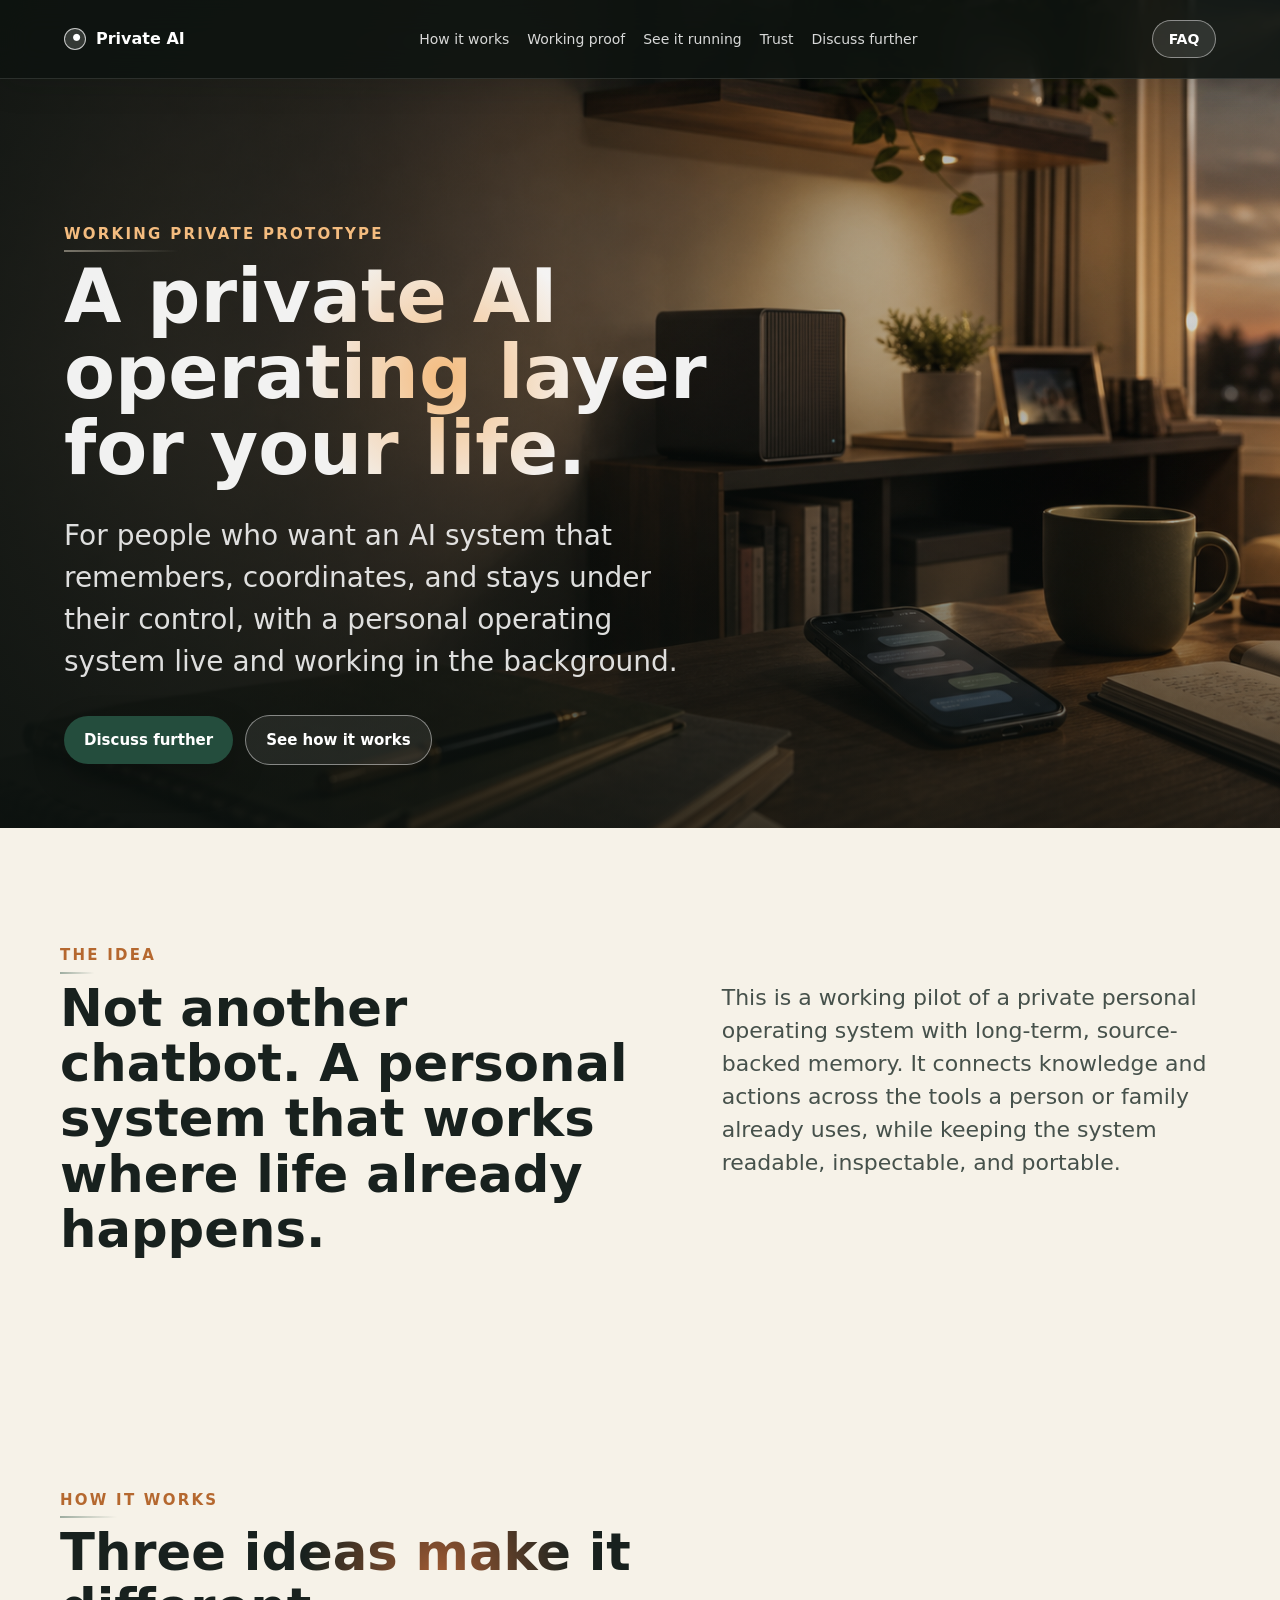
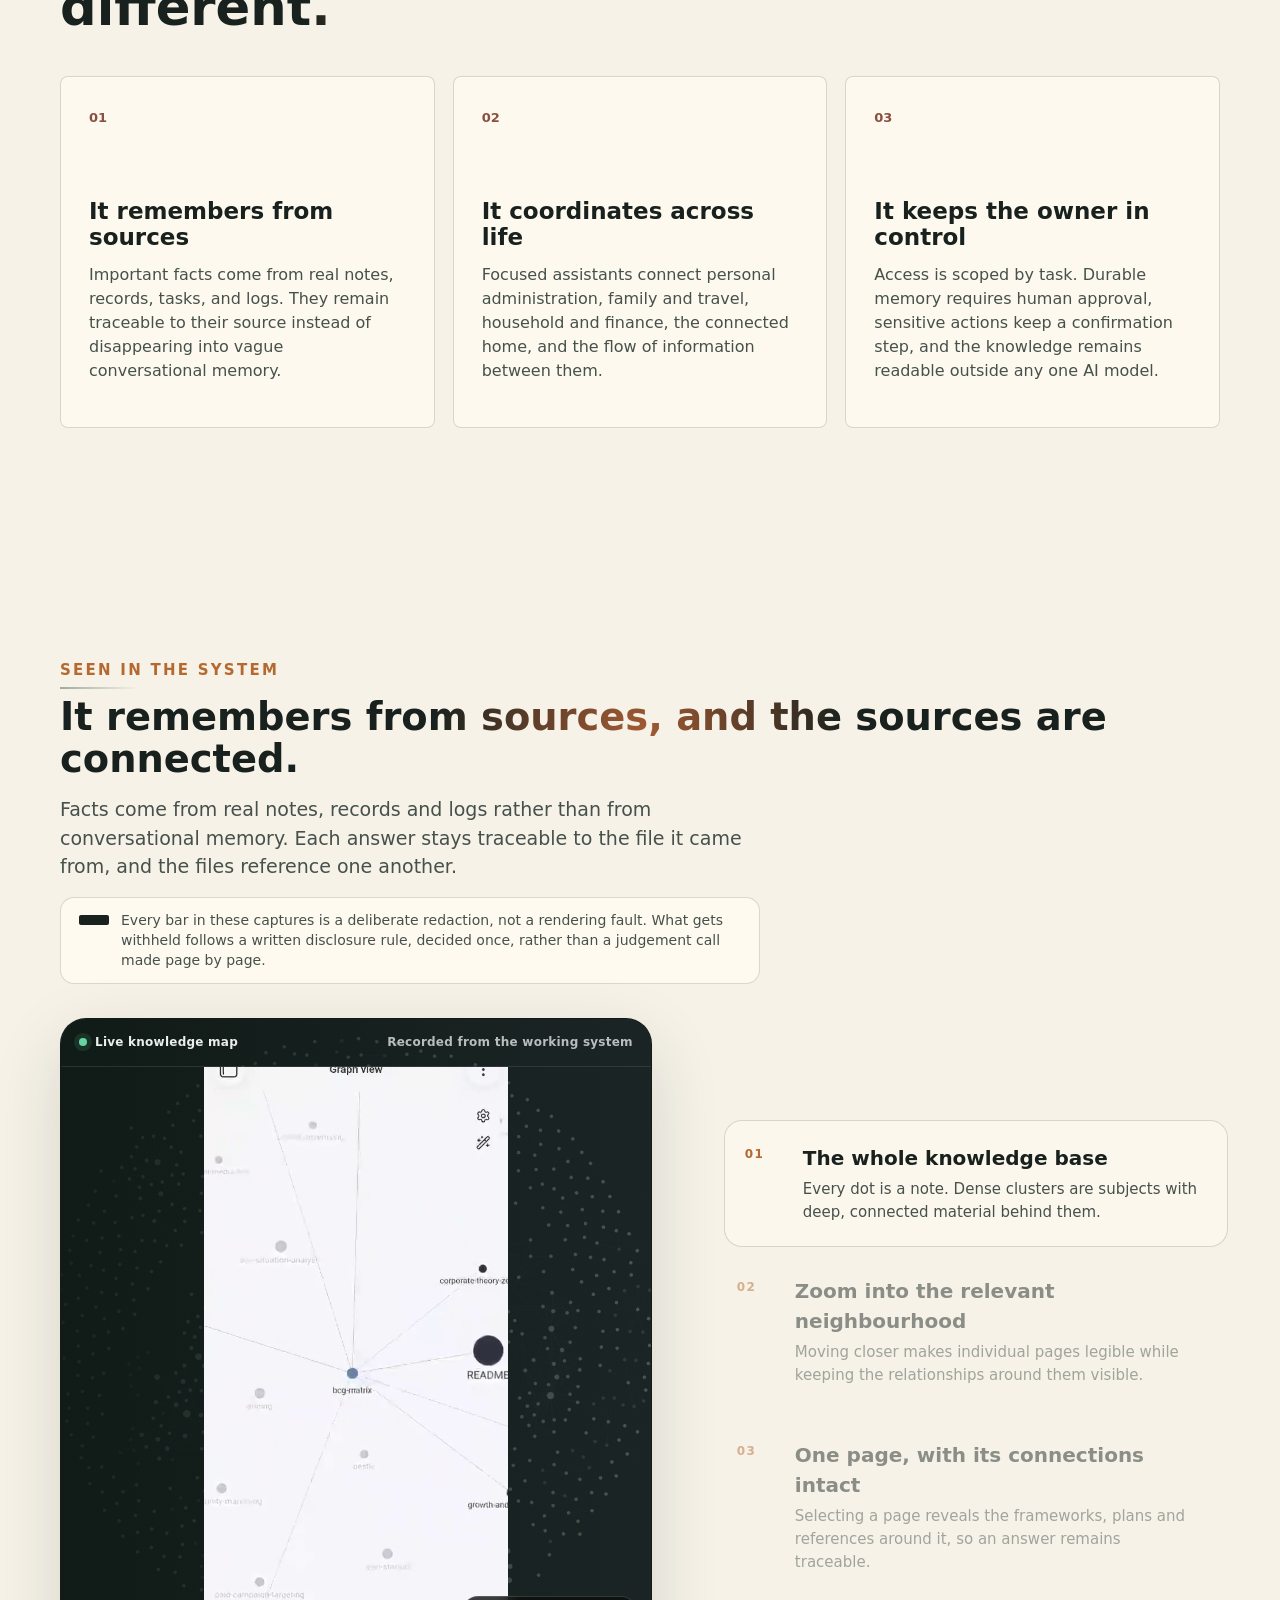
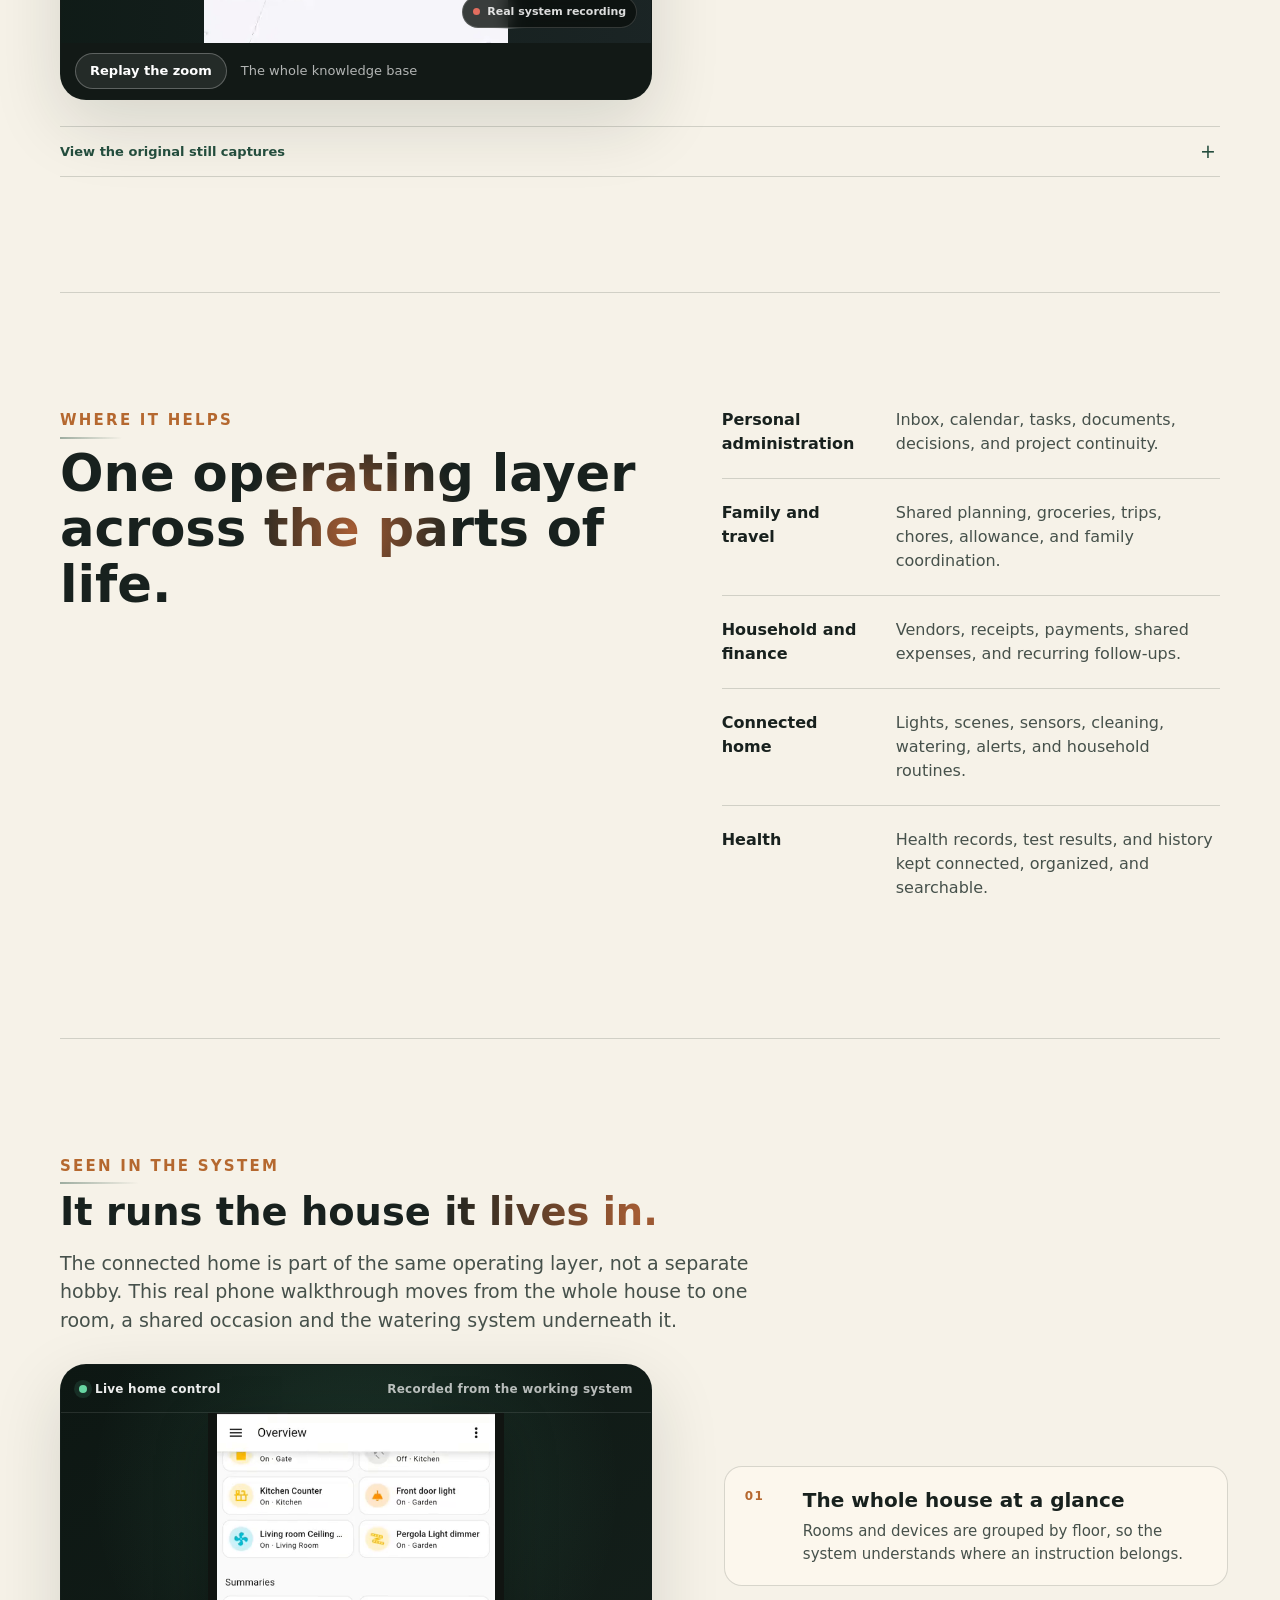
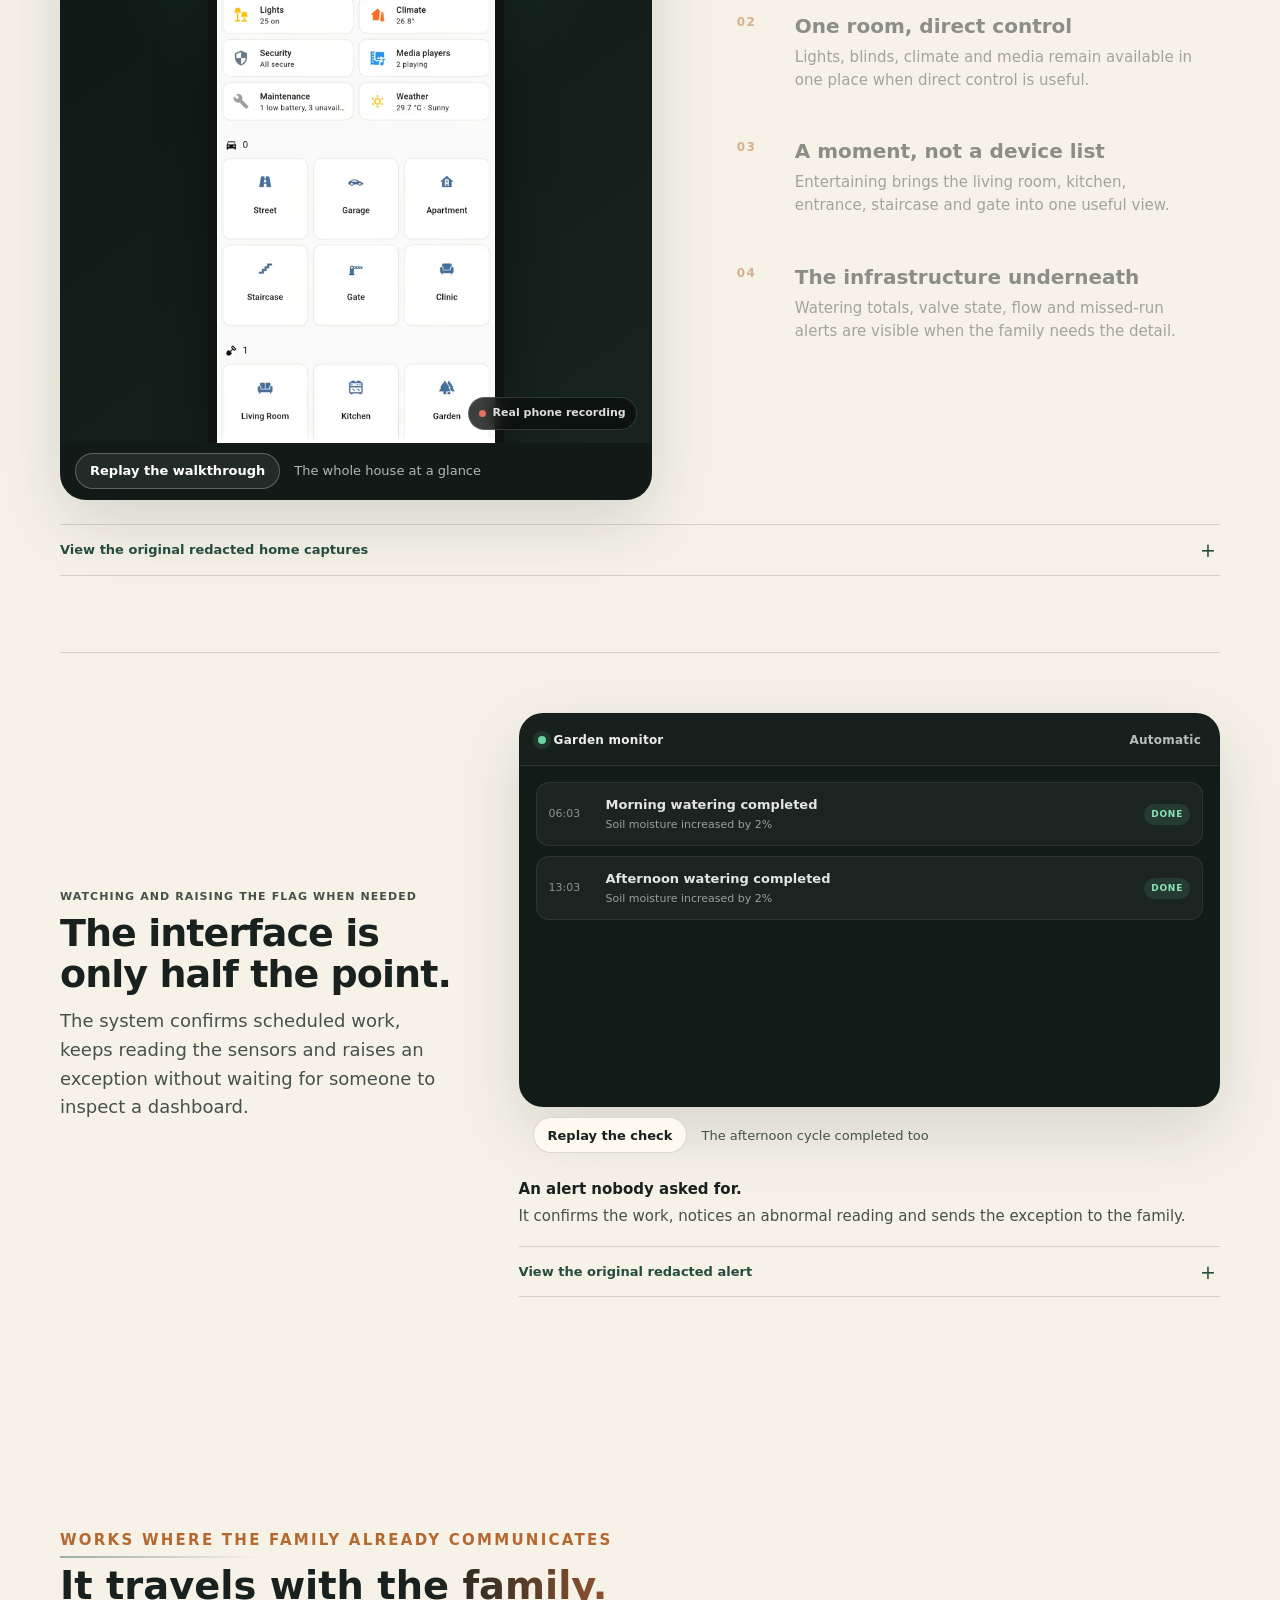
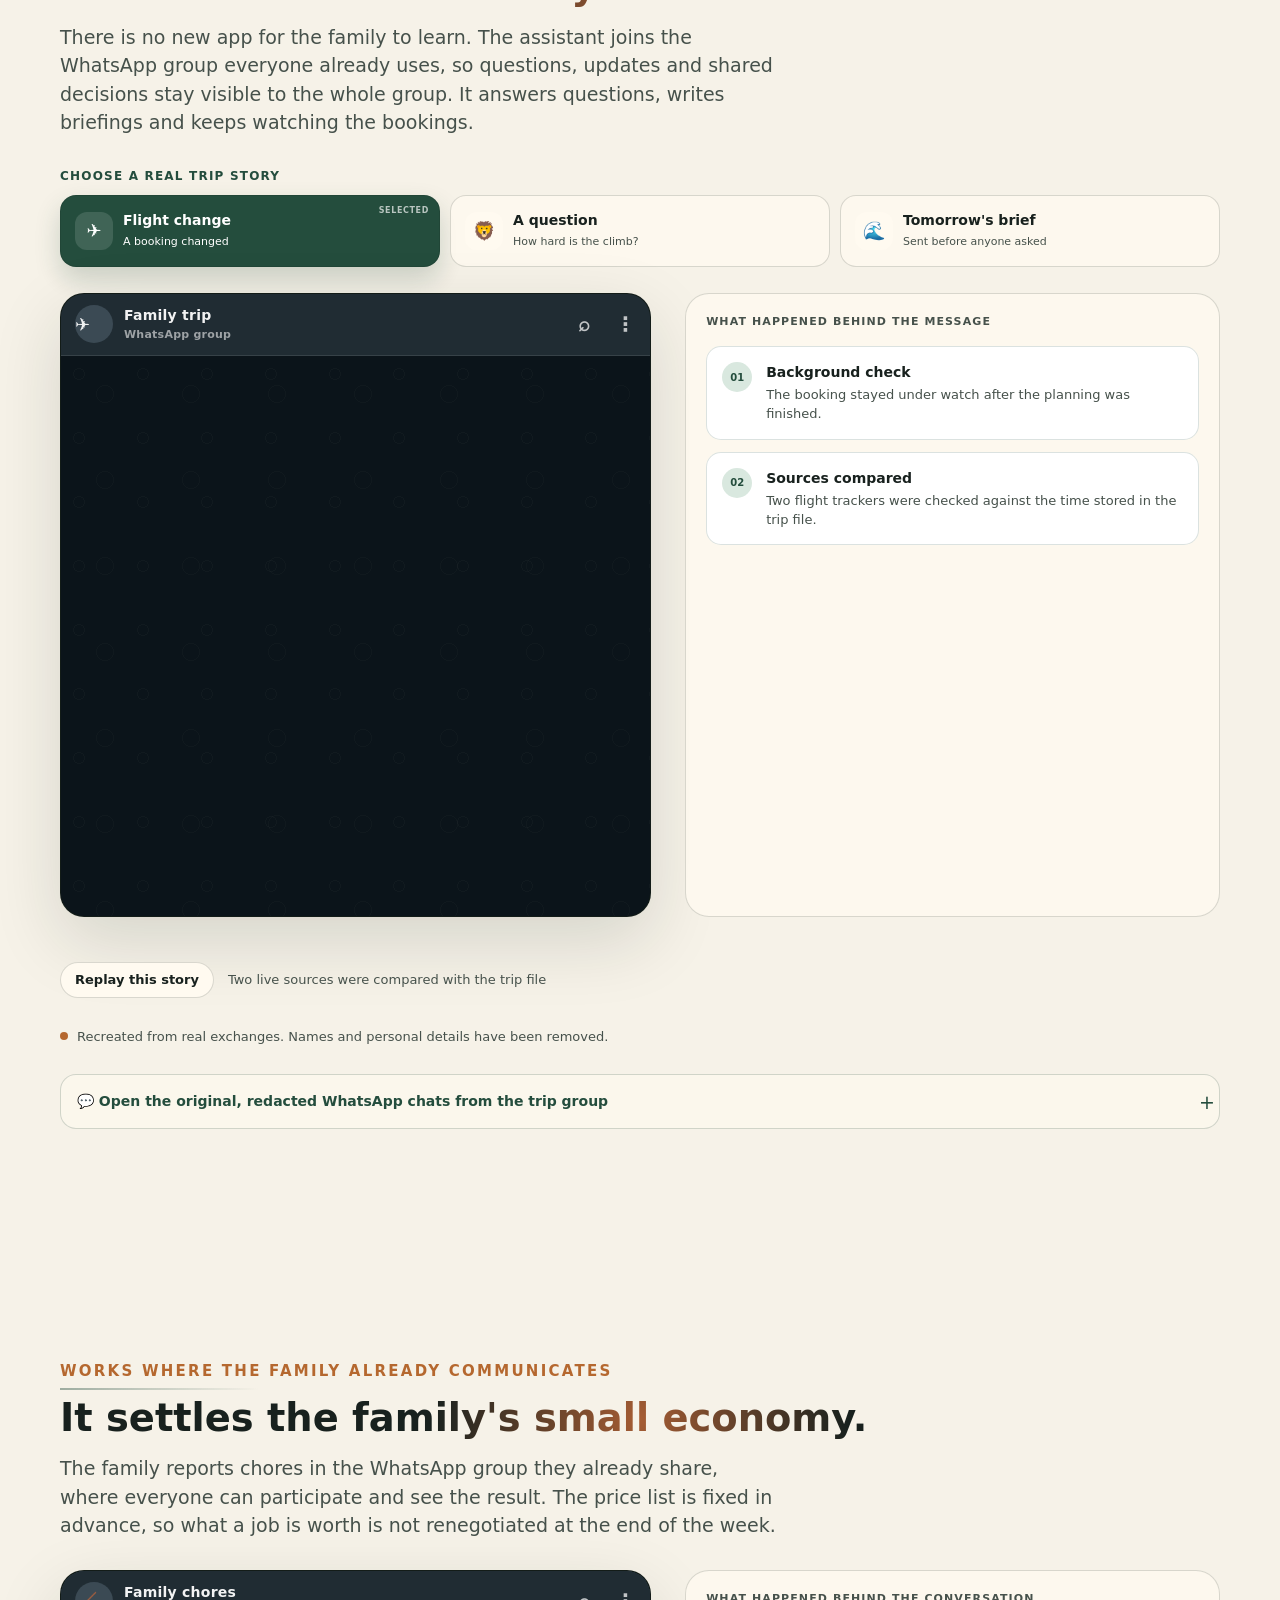
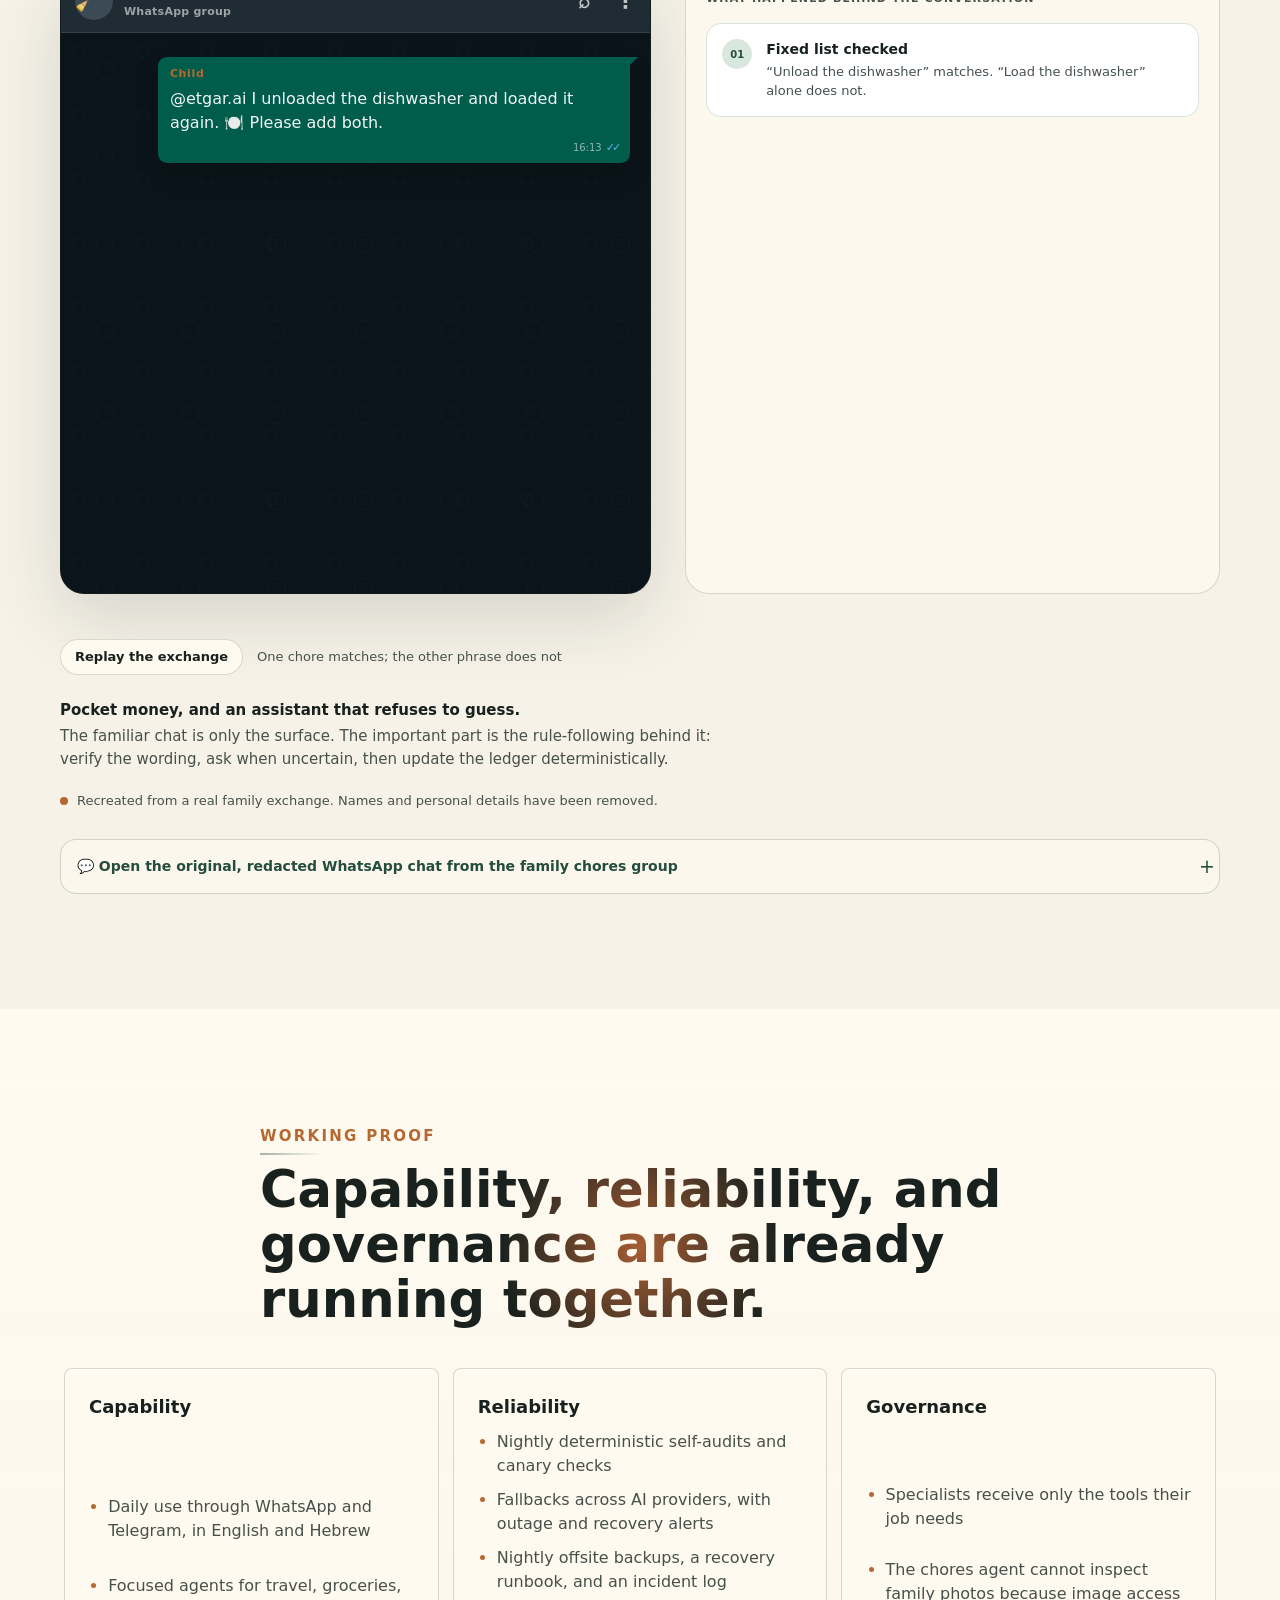
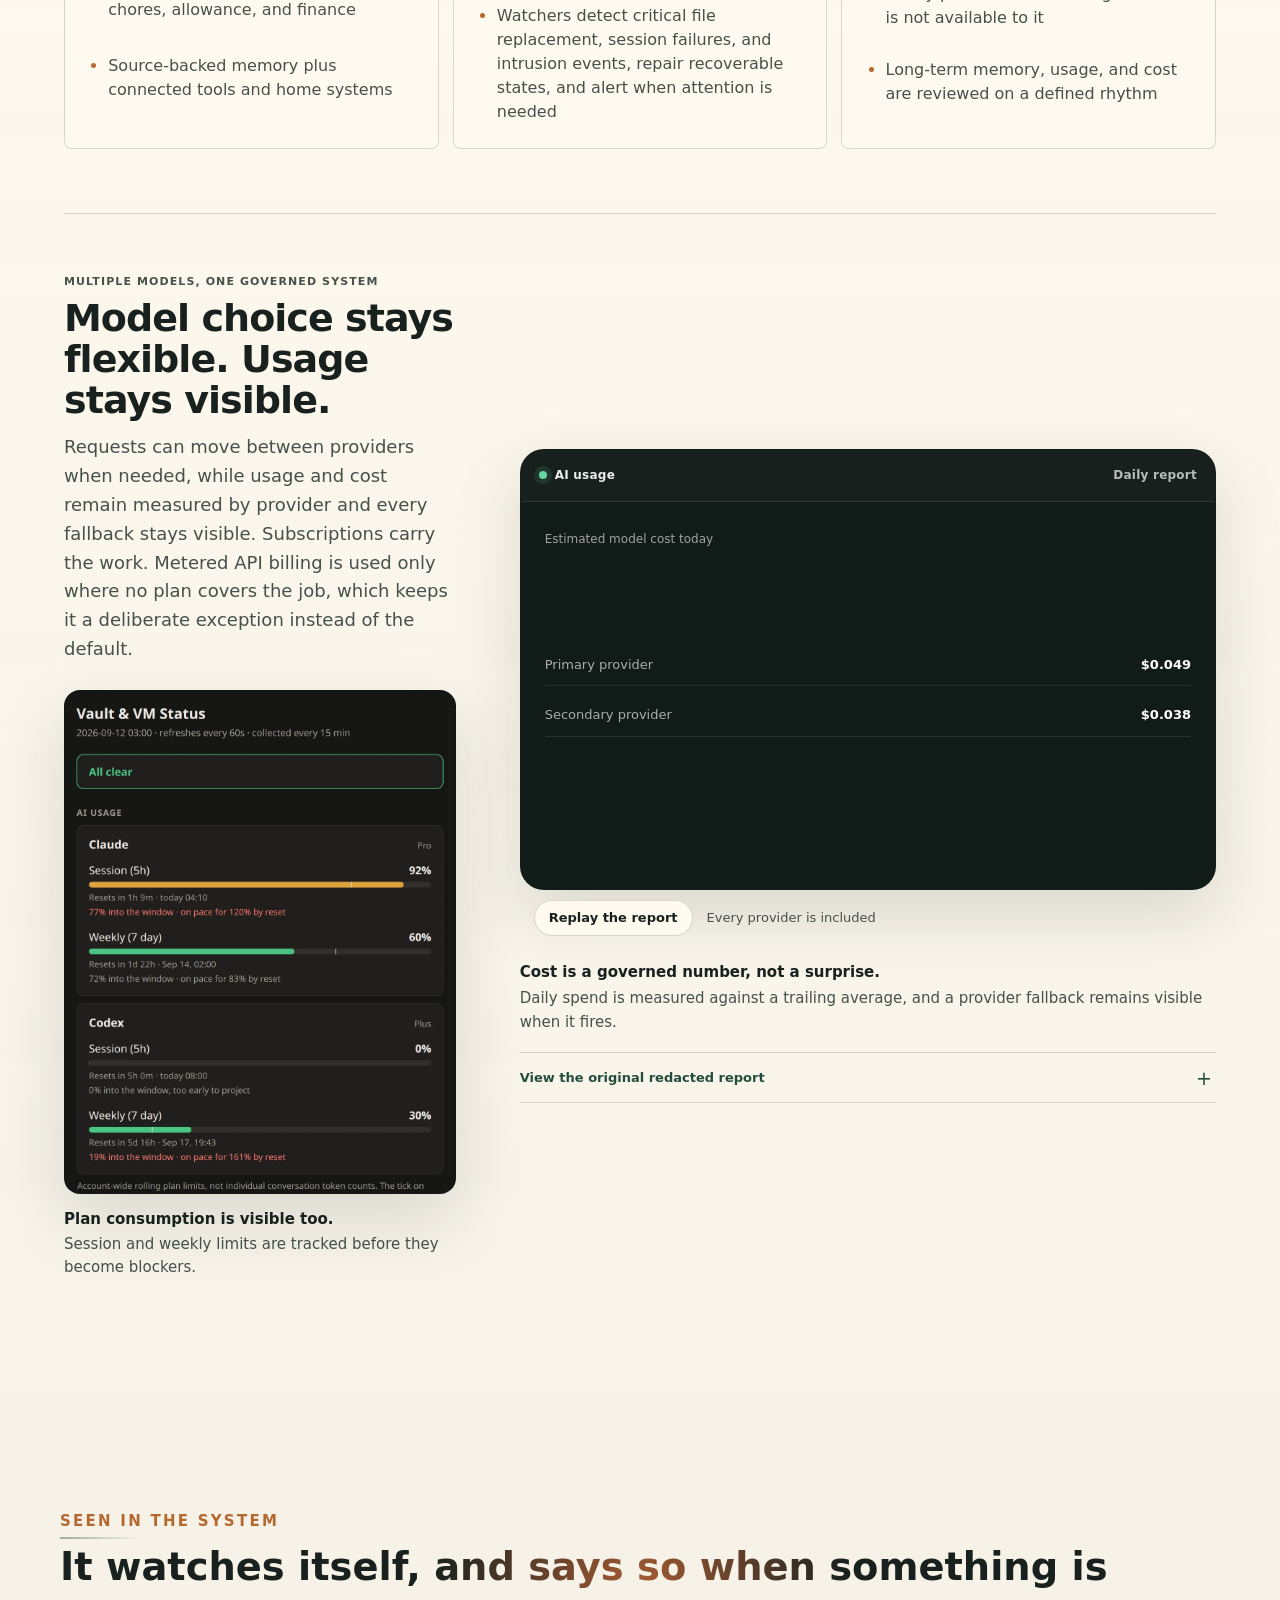
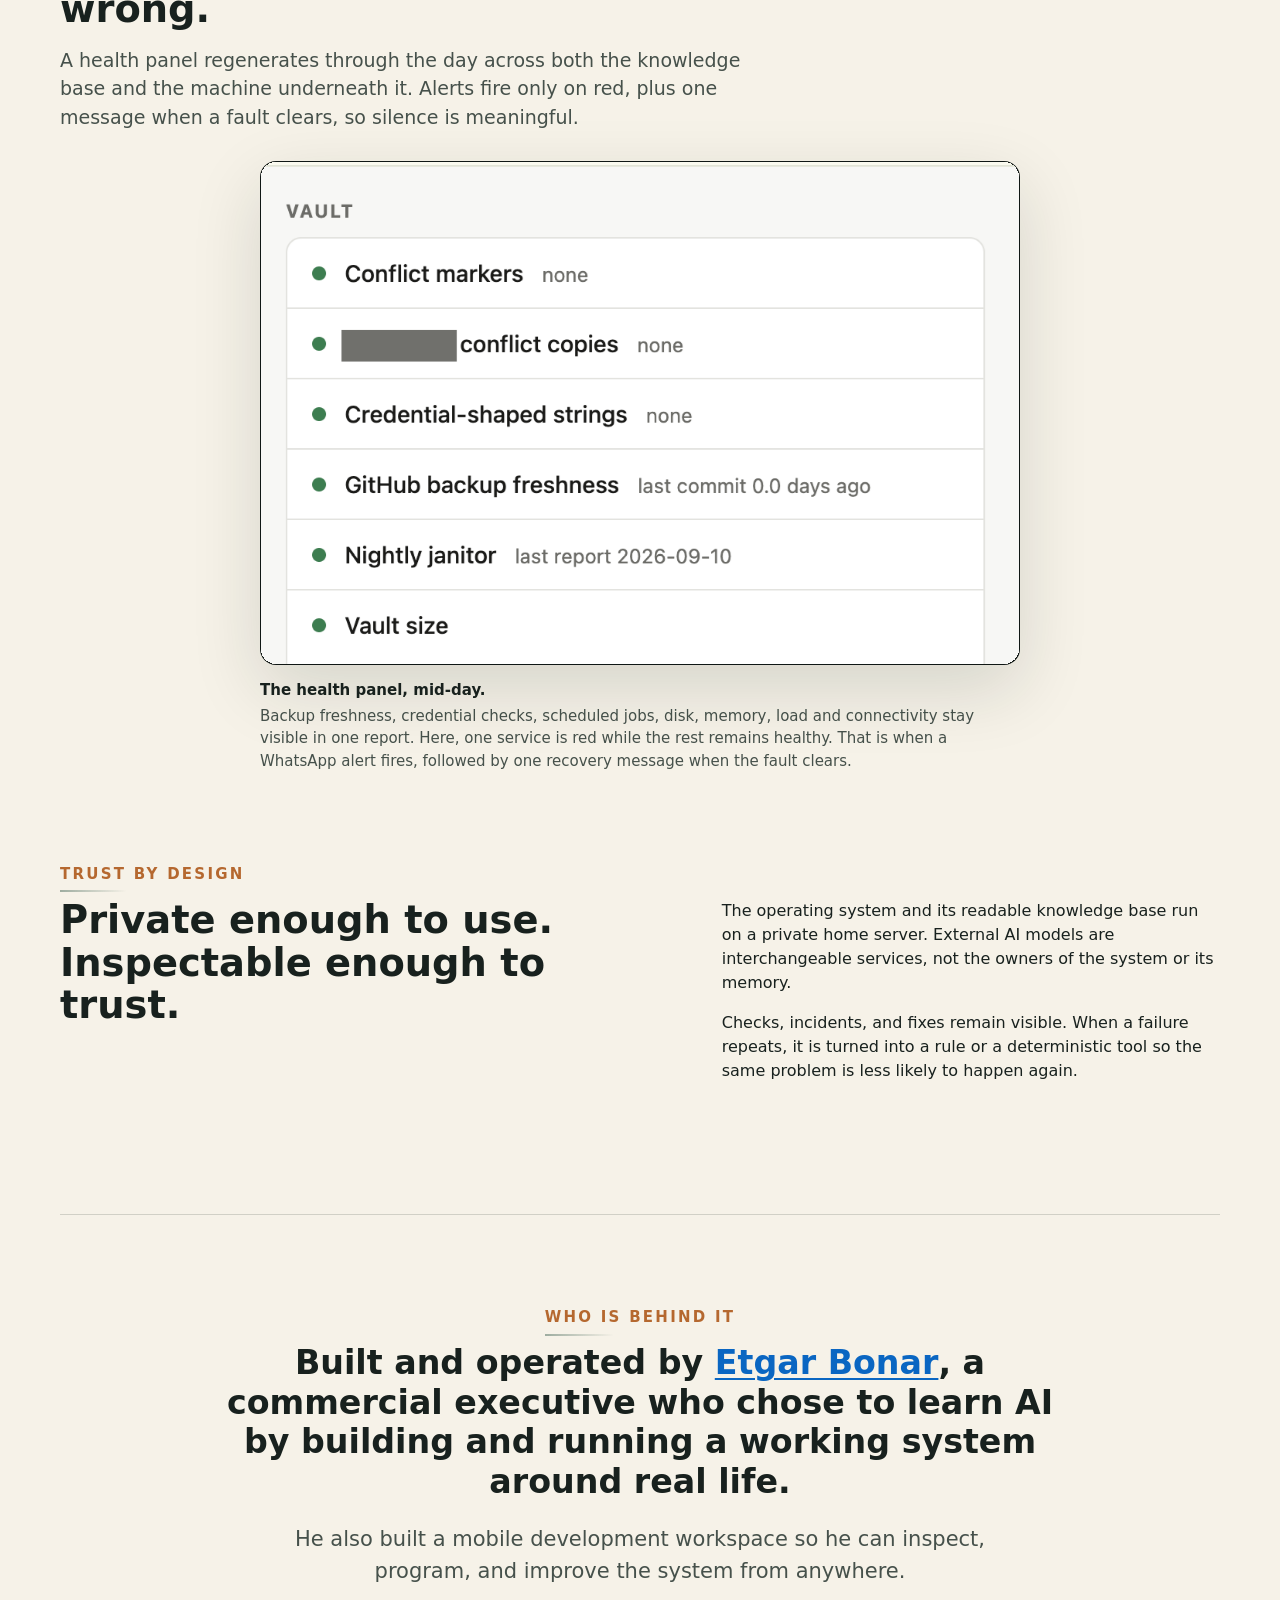
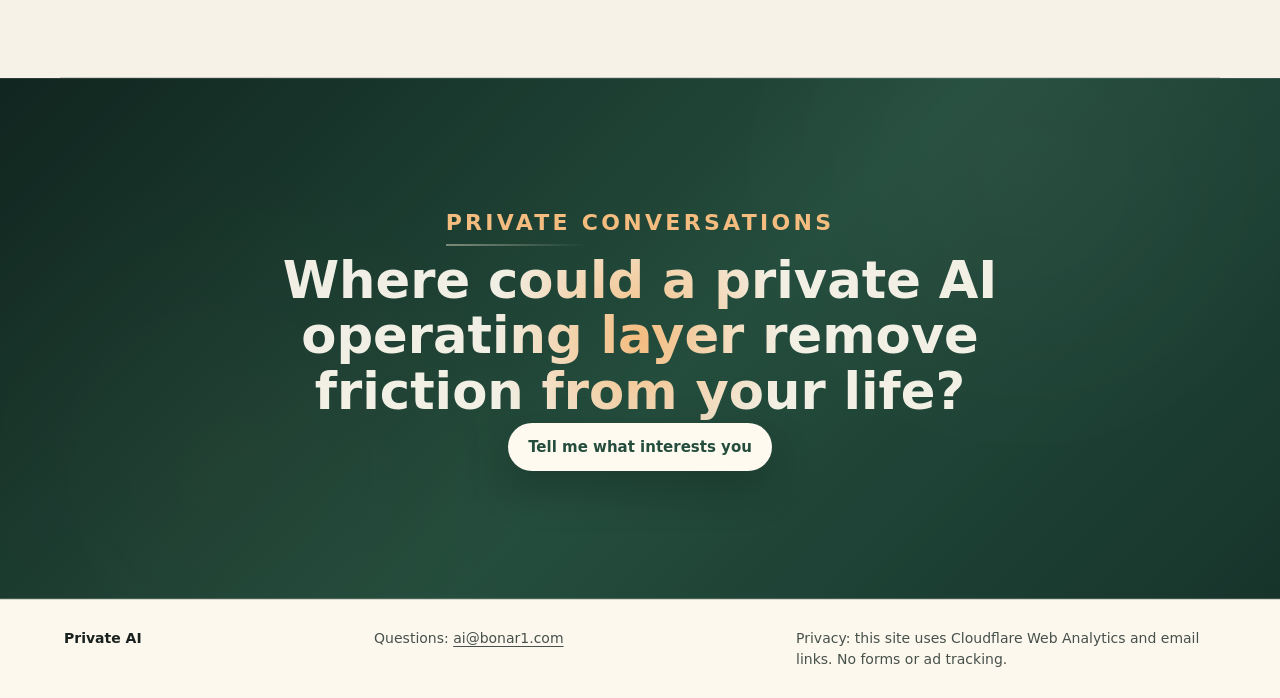
<file: index.html>
<!doctype html>
<html lang="en">
  <head>
    <meta charset="utf-8" />
    <meta name="viewport" content="width=device-width, initial-scale=1" />
    <title>Private AI, built around your life | Etgar Bonar</title>
    <meta
      name="description"
      content="A working private AI operating layer for individuals and families, designed to remember from sources, coordinate across life, and stay under the owner's control."
    />
    <link rel="canonical" href="https://ai.bonar1.com/" />
    <link rel="alternate" hreflang="en" href="https://ai.bonar1.com/" />
    <link rel="alternate" hreflang="he" href="https://ai.bonar1.com/he/" />
    <link rel="alternate" hreflang="x-default" href="https://ai.bonar1.com/" />
    <meta property="og:site_name" content="Private AI" />
    <meta property="og:title" content="Private AI, built around your life" />
    <meta
      property="og:description"
      content="A working private AI operating layer that remembers from sources, coordinates across life, and stays under its owner's control."
    />
    <meta property="og:type" content="website" />
    <meta property="og:url" content="https://ai.bonar1.com/" />
    <meta property="og:locale" content="en_US" />
    <meta property="og:locale:alternate" content="he_IL" />
    <meta property="og:image" content="https://ai.bonar1.com/social-card.png" />
    <meta property="og:image:width" content="1200" />
    <meta property="og:image:height" content="630" />
    <meta name="twitter:card" content="summary_large_image" />
    <meta name="twitter:title" content="Private AI, built around your life" />
    <meta name="twitter:description" content="A working private AI operating layer for individuals and families." />
    <meta name="twitter:image" content="https://ai.bonar1.com/social-card.png" />
    <script type="application/ld+json">
      {
        "@context": "https://schema.org",
        "@graph": [
          {
            "@type": "WebSite",
            "@id": "https://ai.bonar1.com/#website",
            "name": "Private AI",
            "url": "https://ai.bonar1.com/",
            "inLanguage": ["en", "he"]
          },
          {
            "@type": "Person",
            "@id": "https://etgar.bonar1.com/#etgar",
            "name": "Etgar Bonar",
            "jobTitle": "Commercial executive",
            "url": "https://etgar.bonar1.com/",
            "sameAs": ["https://www.linkedin.com/in/etgar1/"],
            "contactPoint": {
              "@type": "ContactPoint",
              "@id": "https://ai.bonar1.com/#contact",
              "contactType": "sales",
              "email": "ai@bonar1.com",
              "availableLanguage": ["en", "he"],
              "productSupported": "Private AI operating layer"
            }
          },
          {
            "@type": "Service",
            "@id": "https://ai.bonar1.com/#service",
            "name": "Private AI operating layer",
            "description": "A private personal AI system designed to remember from sources, coordinate across life, and remain under its owner's control.",
            "url": "https://ai.bonar1.com/",
            "serviceType": "Private personal AI operating system",
            "provider": { "@id": "https://etgar.bonar1.com/#etgar" },
            "audience": {
              "@type": "PeopleAudience",
              "audienceType": "Individuals and families seeking a private, owner-controlled personal AI system"
            }
          },
          {
            "@type": "WebPage",
            "@id": "https://ai.bonar1.com/#webpage",
            "url": "https://ai.bonar1.com/",
            "name": "Private AI, built around your life",
            "description": "A working private AI operating layer for individuals and families.",
            "inLanguage": "en",
            "dateModified": "2026-09-11",
            "isPartOf": { "@id": "https://ai.bonar1.com/#website" },
            "mainEntity": { "@id": "https://ai.bonar1.com/#service" },
            "about": { "@id": "https://ai.bonar1.com/#service" }
          }
        ]
      }
    </script>
    <link rel="stylesheet" href="/styles.css?v=25" />
    <script src="/script.js?v=22" defer></script>
    <!-- Cloudflare Web Analytics -->
    <script
      defer
      src="https://static.cloudflareinsights.com/beacon.min.js"
      data-cf-beacon='{"token": "48e3ceef15b34250815e3d9815104220"}'
    ></script>
    <!-- End Cloudflare Web Analytics -->
  </head>
  <body>
    <div class="cursor-halo" aria-hidden="true"></div>
    <header class="site-header">
      <a class="brand" href="#top" aria-label="Private AI home">
        <span class="brand-mark" aria-hidden="true"></span>
        <span>Private AI</span>
      </a>
      <nav class="nav-links" aria-label="Page sections">
        <a href="#how-it-works">How it works</a>
        <a href="#proof">Working proof</a>
        <a href="#demo-memory">See it running</a>
        <a href="#trust">Trust</a>
        <a href="#interest">Discuss further</a>
      </nav>
      <div class="header-actions">
        <a class="faq-link" href="/faq/">FAQ</a>
      </div>
    </header>

    <main id="top">
      <section class="hero" aria-labelledby="hero-title">
        <div class="hero-media" aria-hidden="true">
          <img src="/assets/personal-os-hero.png" alt="" width="1536" height="1024" />
        </div>
        <div class="twilight-sky" aria-hidden="true"></div>
        <div class="hero-overlay" aria-hidden="true"></div>
        <div class="hero-content reveal-on-scroll">
          <p class="eyebrow">Working private prototype</p>
          <h1 class="cursor-reactive" id="hero-title">A private AI operating layer for your life.</h1>
          <p class="hero-lede">
            For people who want an AI system that remembers, coordinates, and
            stays under their control, with a personal operating system live
            and working in the background.
          </p>
          <div class="hero-actions" aria-label="Primary actions">
            <a
              class="button button-primary"
              href="mailto:ai@bonar1.com?subject=Interested%20in%20Private%20AI&body=Hi%20Etgar%2C%0A%0AI%27m%20interested%20in%20the%20private%20AI%20operating%20layer.%20Tell%20me%20more.%0A"
            >
              Discuss further
            </a>
            <a class="button button-secondary" href="#how-it-works">See how it works</a>
          </div>
        </div>
      </section>

      <section class="section intro reveal-on-scroll" aria-labelledby="intro-title">
        <div class="section-kicker">The idea</div>
        <div class="intro-grid">
          <h2 id="intro-title">Not another chatbot. A personal system that works where life already happens.</h2>
          <p>
            This is a working pilot of a private personal operating system with
            long-term, source-backed memory. It connects knowledge and actions
            across the tools a person or family already uses, while keeping the
            system readable, inspectable, and portable.
          </p>
        </div>
      </section>

      <section class="section reveal-on-scroll" id="how-it-works" aria-labelledby="works-title">
        <div class="section-heading">
          <p class="section-kicker">How it works</p>
          <h2 class="cursor-reactive" id="works-title">Three ideas make it different.</h2>
        </div>

        <div class="feature-grid">
          <article class="feature-card reveal-on-scroll">
            <span class="feature-number">01</span>
            <h3>It remembers from sources</h3>
            <p>
              Important facts come from real notes, records, tasks, and logs.
              They remain traceable to their source instead of disappearing
              into vague conversational memory.
            </p>
          </article>
          <article class="feature-card reveal-on-scroll">
            <span class="feature-number">02</span>
            <h3>It coordinates across life</h3>
            <p>
              Focused assistants connect personal administration, family and
              travel, household and finance, the connected home, and the flow
              of information between them.
            </p>
          </article>
          <article class="feature-card reveal-on-scroll">
            <span class="feature-number">03</span>
            <h3>It keeps the owner in control</h3>
            <p>
              Access is scoped by task. Durable memory requires human approval,
              sensitive actions keep a confirmation step, and the knowledge
              remains readable outside any one AI model.
            </p>
          </article>
        </div>
      </section>

      <section class="section demo reveal-on-scroll" id="demo-memory" aria-labelledby="demo-memory-title">
        <p class="section-kicker">Seen in the system</p>
        <h2 class="cursor-reactive" id="demo-memory-title">It remembers from sources, and the sources are connected.</h2>
        <p class="demo-lede">
          Facts come from real notes, records and logs rather than from conversational
          memory. Each answer stays traceable to the file it came from, and the files
          reference one another.
        </p>
        <p class="running-policy">
          Every bar in these captures is a deliberate redaction, not a rendering
          fault. What gets withheld follows a written disclosure rule, decided
          once, rather than a judgement call made page by page.
        </p>

        <div class="graph-story" data-graph-story>
          <div class="graph-player">
            <div class="graph-stage">
              <div class="graph-stage-bar">
                <span><i aria-hidden="true"></i> Live knowledge map</span>
                <span>Recorded from the working system</span>
              </div>
              <video
                data-graph-video
                muted
                playsinline
                preload="metadata"
                poster="/assets/proof-knowledge-graph-demo-poster.webp"
                aria-label="A live knowledge graph zooming from the whole collection into one selected page and its connections."
              >
                <source src="/assets/proof-knowledge-graph-demo.mp4" type="video/mp4" />
              </video>
              <span class="graph-recording"><i aria-hidden="true"></i> Real system recording</span>
            </div>
            <div class="story-controls">
              <button class="story-replay" type="button" data-graph-replay>Replay the zoom</button>
              <span data-graph-caption>The whole knowledge base</span>
            </div>
          </div>

          <ol class="graph-steps" aria-label="What the graph animation demonstrates">
            <li data-graph-step class="is-active">
              <span>01</span>
              <div>
                <b>The whole knowledge base</b>
                <p>Every dot is a note. Dense clusters are subjects with deep, connected material behind them.</p>
              </div>
            </li>
            <li data-graph-step>
              <span>02</span>
              <div>
                <b>Zoom into the relevant neighbourhood</b>
                <p>Moving closer makes individual pages legible while keeping the relationships around them visible.</p>
              </div>
            </li>
            <li data-graph-step>
              <span>03</span>
              <div>
                <b>One page, with its connections intact</b>
                <p>Selecting a page reveals the frameworks, plans and references around it, so an answer remains traceable.</p>
              </div>
            </li>
          </ol>
        </div>

        <details class="evidence-drawer">
          <summary>View the original still captures</summary>
          <div class="evidence-grid is-pair">
            <figure>
              <img src="/assets/proof-knowledge-graph.webp" width="620" height="690" loading="lazy" decoding="async"
                alt="A close view of the note graph centred on a pricing note and its connected frameworks." />
              <figcaption>One note and the sources connected to it.</figcaption>
            </figure>
            <figure>
              <img src="/assets/proof-knowledge-map.webp" width="1000" height="986" loading="lazy" decoding="async"
                alt="The whole note graph, with several thousand notes joined by reference lines." />
              <figcaption>The full knowledge map.</figcaption>
            </figure>
          </div>
        </details>
      </section>

      <section class="section split-section reveal-on-scroll" aria-labelledby="inside-title">
        <div>
          <p class="section-kicker">Where it helps</p>
          <h2 class="cursor-reactive" id="inside-title">One operating layer across the parts of life.</h2>
        </div>
        <div class="stacked-list">
          <div class="list-row">
            <span>Personal administration</span>
            <p>Inbox, calendar, tasks, documents, decisions, and project continuity.</p>
          </div>
          <div class="list-row">
            <span>Family and travel</span>
            <p>Shared planning, groceries, trips, chores, allowance, and family coordination.</p>
          </div>
          <div class="list-row">
            <span>Household and finance</span>
            <p>Vendors, receipts, payments, shared expenses, and recurring follow-ups.</p>
          </div>
          <div class="list-row">
            <span>Connected home</span>
            <p>Lights, scenes, sensors, cleaning, watering, alerts, and household routines.</p>
          </div>
          <div class="list-row">
            <span>Health</span>
            <p>Health records, test results, and history kept connected, organized, and searchable.</p>
          </div>
        </div>
      </section>

      <section class="section demo reveal-on-scroll" id="demo-home" aria-labelledby="demo-home-title">
        <p class="section-kicker">Seen in the system</p>
        <h2 class="cursor-reactive" id="demo-home-title">It runs the house it lives in.</h2>
        <p class="demo-lede">
          The connected home is part of the same operating layer, not a separate hobby.
          This real phone walkthrough moves from the whole house to one room, a shared
          occasion and the watering system underneath it.
        </p>
        <div class="graph-story home-story" data-home-story>
          <div class="graph-player home-player">
            <div class="graph-stage home-stage">
              <div class="graph-stage-bar">
                <span><i aria-hidden="true"></i> Live home control</span>
                <span>Recorded from the working system</span>
              </div>
              <video
                data-home-video
                muted
                playsinline
                preload="metadata"
                poster="/assets/proof-home-walkthrough-poster.webp"
                aria-label="A real phone walkthrough moving from a house overview to room controls, entertaining mode and the watering dashboard."
              >
                <source src="/assets/proof-home-walkthrough.mp4" type="video/mp4" />
              </video>
              <span class="graph-recording"><i aria-hidden="true"></i> Real phone recording</span>
            </div>
            <div class="story-controls">
              <button class="story-replay" type="button" data-home-replay>Replay the walkthrough</button>
              <span data-home-caption>The whole house at a glance</span>
            </div>
          </div>

          <ol class="graph-steps home-steps" aria-label="What the home walkthrough demonstrates">
            <li data-home-step class="is-active">
              <span>01</span>
              <div>
                <b>The whole house at a glance</b>
                <p>Rooms and devices are grouped by floor, so the system understands where an instruction belongs.</p>
              </div>
            </li>
            <li data-home-step>
              <span>02</span>
              <div>
                <b>One room, direct control</b>
                <p>Lights, blinds, climate and media remain available in one place when direct control is useful.</p>
              </div>
            </li>
            <li data-home-step>
              <span>03</span>
              <div>
                <b>A moment, not a device list</b>
                <p>Entertaining brings the living room, kitchen, entrance, staircase and gate into one useful view.</p>
              </div>
            </li>
            <li data-home-step>
              <span>04</span>
              <div>
                <b>The infrastructure underneath</b>
                <p>Watering totals, valve state, flow and missed-run alerts are visible when the family needs the detail.</p>
              </div>
            </li>
          </ol>
        </div>

        <details class="evidence-drawer home-evidence">
          <summary>View the original redacted home captures</summary>
          <div class="evidence-grid is-pair">
            <figure>
              <img src="/assets/proof-home-overview.webp" width="1200" height="1074" loading="lazy" decoding="async"
                alt="A home dashboard listing rooms by floor across four levels, with two private room labels covered by opaque redaction bars." />
              <figcaption>Four levels, grouped into one readable map.</figcaption>
            </figure>
            <figure>
              <img src="/assets/proof-home-entertaining.webp" width="1200" height="742" loading="lazy" decoding="async"
                alt="A home dashboard grouping shared-space controls for entertaining." />
              <figcaption>Shared-space controls grouped around entertaining.</figcaption>
            </figure>
          </div>
        </details>

        <div class="home-monitor-row">
          <div class="home-monitor-copy">
            <p class="rail-label">Watching and raising the flag when needed</p>
            <h3>The interface is only half the point.</h3>
            <p>The system confirms scheduled work, keeps reading the sensors and raises an exception without waiting for someone to inspect a dashboard.</p>
          </div>
          <figure class="system-story compact-story" data-proof-story>
            <div class="system-window">
              <div class="system-window-bar">
                <span><i aria-hidden="true"></i> Garden monitor</span>
                <span>Automatic</span>
              </div>
              <div class="system-feed" aria-live="polite">
                <div class="system-event story-beat" data-sequence="1" data-hold="850" data-caption="The morning cycle completed">
                  <span class="event-time">06:03</span>
                  <div><b>Morning watering completed</b><small>Soil moisture increased by 2%</small></div>
                  <span class="event-state is-good">Done</span>
                </div>
                <div class="system-event story-beat" data-sequence="2" data-hold="950" data-caption="The afternoon cycle completed too">
                  <span class="event-time">13:03</span>
                  <div><b>Afternoon watering completed</b><small>Soil moisture increased by 2%</small></div>
                  <span class="event-state is-good">Done</span>
                </div>
                <div class="system-event story-beat" data-sequence="3" data-hold="1200" data-caption="The sensor remained unusually high">
                  <span class="event-time">13:45</span>
                  <div><b>Soil moisture: 98%</b><small>Still unchanged after both cycles</small></div>
                  <span class="event-state">Watch</span>
                </div>
                <div class="system-alert story-beat" data-sequence="4" data-hold="1800" data-caption="A possible leak was raised without being asked">
                  <span aria-hidden="true">!</span>
                  <div><b>Possible leak or stuck water</b><small>The system raised this alert on its own.</small></div>
                </div>
              </div>
            </div>
            <div class="story-controls">
              <button class="story-replay" type="button" data-story-replay>Replay the check</button>
              <span data-story-caption>The morning cycle completed</span>
            </div>
            <figcaption>
              <b>An alert nobody asked for.</b>
              It confirms the work, notices an abnormal reading and sends the exception to the family.
            </figcaption>
            <details class="evidence-drawer is-inline">
              <summary>View the original redacted alert</summary>
              <div class="evidence-grid">
                <img src="/assets/proof-chat-irrigation.webp" width="700" height="374" loading="lazy" decoding="async"
                  alt="The original irrigation report confirming two watering cycles, then warning of a possible leak." />
              </div>
            </details>
          </figure>
        </div>
      </section>

      <section class="section demo reveal-on-scroll" id="demo-trip" aria-labelledby="demo-trip-title">
        <p class="section-kicker">Works where the family already communicates</p>
        <h2 class="cursor-reactive" id="demo-trip-title">It travels with the family.</h2>
        <p class="demo-lede">
          There is no new app for the family to learn. The assistant joins the WhatsApp group
          everyone already uses, so questions, updates and shared decisions stay visible to the
          whole group. It answers questions, writes briefings and keeps watching the bookings.
        </p>
        <div class="trip-showcase" data-story-switcher>
          <p class="story-choice-label">Choose a real trip story</p>
          <div class="story-tabs" role="tablist" aria-label="Choose a trip story">
            <button type="button" role="tab" aria-selected="true" aria-controls="trip-flight" id="trip-flight-tab" data-story-tab="trip-flight">
              <span class="story-tab-icon" aria-hidden="true">✈️</span>
              <span class="story-tab-copy"><b>Flight change</b><small>A booking changed</small></span>
            </button>
            <button type="button" role="tab" aria-selected="false" aria-controls="trip-question" id="trip-question-tab" data-story-tab="trip-question" tabindex="-1">
              <span class="story-tab-icon" aria-hidden="true">🦁</span>
              <span class="story-tab-copy"><b>A question</b><small>How hard is the climb?</small></span>
            </button>
            <button type="button" role="tab" aria-selected="false" aria-controls="trip-brief" id="trip-brief-tab" data-story-tab="trip-brief" tabindex="-1">
              <span class="story-tab-icon" aria-hidden="true">🌊</span>
              <span class="story-tab-copy"><b>Tomorrow's brief</b><small>Sent before anyone asked</small></span>
            </button>
          </div>

          <div class="trip-panel is-active" id="trip-flight" role="tabpanel" aria-labelledby="trip-flight-tab" data-story-panel>
            <div class="story-canvas" data-proof-story>
              <div class="native-chat whatsapp-chat">
                <div class="native-chat-bar">
                  <span class="wa-avatar" aria-hidden="true">✈️</span>
                  <span class="wa-group-copy"><b>Family trip</b><small>WhatsApp group</small></span>
                  <span class="wa-chat-actions" aria-hidden="true">⌕ &nbsp; ⋮</span>
                </div>
                <div class="native-chat-feed">
                  <div class="chat-bubble assistant story-beat" data-sequence="3" data-hold="1800" data-caption="The group was told what changed">
                    <span class="speaker">etgar.ai</span>
                    <p><b>✈️ Flight update</b></p>
                    <p>According to TriFlight and Trip.com, the current schedule is:</p>
                    <ul class="chat-detail-list">
                      <li><b>Departure:</b> 14:30 Dubai time, Terminal 3</li>
                      <li><b>Arrival:</b> 19:45 Colombo time, Terminal 1</li>
                    </ul>
                    <p>The trip file says 15:00, so departure is <b>30 minutes earlier</b>. The terminals are unchanged.</p>
                    <span class="message-meta"><time>09:12</time><i aria-label="Delivered">✓✓</i></span>
                  </div>
                </div>
              </div>
              <div class="decision-rail">
                <p class="rail-label">What happened behind the message</p>
                <div class="decision-card story-beat" data-sequence="1" data-hold="850" data-caption="The booking stayed under watch">
                  <span>01</span><div><b>Background check</b><p>The booking stayed under watch after the planning was finished.</p></div>
                </div>
                <div class="decision-card story-beat" data-sequence="2" data-hold="1100" data-caption="Two live sources were compared with the trip file">
                  <span>02</span><div><b>Sources compared</b><p>Two flight trackers were checked against the time stored in the trip file.</p></div>
                </div>
                <div class="outcome-card story-beat" data-sequence="4" data-hold="1600" data-caption="The change was recorded and explained">
                  <small>Verified change</small><strong>15:00 → 14:30</strong><span>Terminals unchanged</span>
                </div>
              </div>
              <div class="story-controls is-wide">
                <button class="story-replay" type="button" data-story-replay>Replay this story</button>
                <span data-story-caption>The booking stayed under watch</span>
              </div>
            </div>
          </div>

          <div class="trip-panel" id="trip-question" role="tabpanel" aria-labelledby="trip-question-tab" data-story-panel hidden>
            <div class="story-canvas" data-proof-story>
              <div class="native-chat whatsapp-chat">
                <div class="native-chat-bar">
                  <span class="wa-avatar" aria-hidden="true">✈️</span>
                  <span class="wa-group-copy"><b>Family trip</b><small>WhatsApp group</small></span>
                  <span class="wa-chat-actions" aria-hidden="true">⌕ &nbsp; ⋮</span>
                </div>
                <div class="native-chat-feed">
                  <div class="chat-bubble person story-beat" data-sequence="1" data-hold="950" data-caption="A question arrived in the ordinary group">
                    <span class="speaker">Family member</span>
                    <p>@etgar.ai How difficult is tomorrow's climb, and how high is it?</p>
                    <span class="message-meta"><time>18:42</time><i aria-label="Read">✓✓</i></span>
                  </div>
                  <div class="chat-bubble assistant story-beat" data-sequence="3" data-hold="1900" data-caption="The answer separated general knowledge from trip records">
                    <span class="speaker">etgar.ai</span>
                    <p>Tomorrow's route includes <b>Sigiriya, or Lion Rock</b>. 🦁</p>
                    <p><b>Height:</b> about 200 metres above the surrounding jungle, and roughly 350 metres above sea level.</p>
                    <p><b>Difficulty:</b> not a hard athletic climb, but it is demanding. Expect around <b>1,200 steps</b>, including some steep sections with railings.</p>
                    <p class="source-note">ℹ️ This difficulty information is general destination knowledge, not from the trip files.</p>
                    <span class="message-meta"><time>18:42</time><i aria-label="Delivered">✓✓</i></span>
                  </div>
                </div>
              </div>
              <div class="decision-rail">
                <p class="rail-label">What happened behind the message</p>
                <div class="decision-card story-beat" data-sequence="2" data-hold="1250" data-caption="The system checked which source could support the answer">
                  <span>01</span><div><b>Source boundary</b><p>This was general destination knowledge, not something found in the family's trip files.</p></div>
                </div>
                <div class="outcome-card story-beat" data-sequence="4" data-hold="1500" data-caption="The source boundary stayed visible">
                  <small>Answer provenance</small><strong>General knowledge</strong><span>Not claimed as a trip-file fact</span>
                </div>
              </div>
              <div class="story-controls is-wide">
                <button class="story-replay" type="button" data-story-replay>Replay this story</button>
                <span data-story-caption>A question arrived in the ordinary group</span>
              </div>
            </div>
          </div>

          <div class="trip-panel" id="trip-brief" role="tabpanel" aria-labelledby="trip-brief-tab" data-story-panel hidden>
            <div class="story-canvas" data-proof-story>
              <div class="native-chat whatsapp-chat">
                <div class="native-chat-bar">
                  <span class="wa-avatar" aria-hidden="true">✈️</span>
                  <span class="wa-group-copy"><b>Family trip</b><small>WhatsApp group</small></span>
                  <span class="wa-chat-actions" aria-hidden="true">⌕ &nbsp; ⋮</span>
                </div>
                <div class="native-chat-feed">
                  <div class="chat-bubble assistant story-beat" data-sequence="3" data-hold="2100" data-caption="A useful briefing arrived before anyone asked">
                    <span class="speaker">etgar.ai</span>
                    <p><b>🏝️ Tomorrow's family brief</b></p>
                    <p><b>Base:</b> Havana Club, Uppuveli. We are staying here for a few more days.</p>
                    <p>🚐 A short drive to <b>Nilaveli</b> for snorkeling.</p>
                    <p>🐠 <b>Plan:</b> reef snorkeling, colourful fish, and perhaps small, harmless reef sharks. Later: rest, pool and beach. Everything stays flexible with the conditions.</p>
                    <p>🎒 <b>Bring:</b> swimwear, waterproof sunscreen, water shoes, snorkel masks, beach towels and cash.</p>
                    <p>Good night. Tomorrow will be beautiful. 🌊</p>
                    <span class="message-meta"><time>21:00</time><i aria-label="Delivered">✓✓</i></span>
                  </div>
                </div>
              </div>
              <div class="decision-rail">
                <p class="rail-label">What happened behind the message</p>
                <div class="decision-card story-beat" data-sequence="1" data-hold="850" data-caption="Tomorrow's plan was read from the trip files">
                  <span>01</span><div><b>Plan read</b><p>The next day's route, activities and practical details were gathered from the shared plan.</p></div>
                </div>
                <div class="decision-card story-beat" data-sequence="2" data-hold="1100" data-caption="The useful details were turned into one short message">
                  <span>02</span><div><b>Brief prepared</b><p>Location, transfer, activities and what to bring were condensed for the group.</p></div>
                </div>
                <div class="outcome-card story-beat" data-sequence="4" data-hold="1600" data-caption="The group received it the evening before">
                  <small>Delivered automatically</small><strong>Tomorrow, ready</strong><span>Sent the evening before</span>
                </div>
              </div>
              <div class="story-controls is-wide">
                <button class="story-replay" type="button" data-story-replay>Replay this story</button>
                <span data-story-caption>Tomorrow's plan was read from the trip files</span>
              </div>
            </div>
          </div>
        </div>

        <p class="reconstruction-note"><i aria-hidden="true"></i> Recreated from real exchanges. Names and personal details have been removed.</p>
        <details class="evidence-drawer evidence-drawer-whatsapp">
          <summary><span aria-hidden="true">💬</span> Open the original, redacted WhatsApp chats from the trip group</summary>
          <div class="evidence-grid">
            <img src="/assets/proof-trip-flight.webp" width="850" height="440" loading="lazy" decoding="async" alt="The original redacted flight-change message." />
            <img src="/assets/proof-trip-question.webp" width="724" height="598" loading="lazy" decoding="async" alt="The original redacted destination question and answer." />
            <img src="/assets/proof-trip-brief.webp" width="724" height="730" loading="lazy" decoding="async" alt="The original redacted next-day trip briefing." />
          </div>
        </details>
      </section>

      <section class="section demo reveal-on-scroll" id="demo-allowance" aria-labelledby="demo-allowance-title">
        <p class="section-kicker">Works where the family already communicates</p>
        <h2 class="cursor-reactive" id="demo-allowance-title">It settles the family's small economy.</h2>
        <p class="demo-lede">
          The family reports chores in the WhatsApp group they already share, where everyone can
          participate and see the result. The price list is fixed in advance, so what a job is worth
          is not renegotiated at the end of the week.
        </p>
        <figure class="allowance-story" data-proof-story>
          <div class="story-canvas">
            <div class="native-chat whatsapp-chat">
              <div class="native-chat-bar">
                <span class="wa-avatar" aria-hidden="true">🧹</span>
                <span class="wa-group-copy"><b>Family chores</b><small>WhatsApp group</small></span>
                <span class="wa-chat-actions" aria-hidden="true">⌕ &nbsp; ⋮</span>
              </div>
              <div class="native-chat-feed">
                <div class="chat-bubble person story-beat" data-sequence="1" data-hold="950" data-caption="A child reports two completed chores">
                  <span class="speaker">Child</span>
                  <p>@etgar.ai I unloaded the dishwasher and loaded it again. 🍽️ Please add both.</p>
                  <span class="message-meta"><time>16:13</time><i aria-label="Read">✓✓</i></span>
                </div>
                <div class="chat-bubble assistant story-beat" data-sequence="4" data-hold="1900" data-caption="Unloading matches, but loading alone needs clarification">
                  <span class="speaker">etgar.ai</span>
                  <p>I matched <b>“Unload the dishwasher,”</b> but <b>“load the dishwasher”</b> is not a standalone task in the fixed chore list.</p>
                  <p>Did you mean <b>“Clear the sink and load the dishwasher,”</b> or is this a new chore?</p>
                  <span class="message-meta"><time>16:13</time><i aria-label="Delivered">✓✓</i></span>
                </div>
                <div class="chat-bubble person story-beat" data-sequence="5" data-hold="850" data-caption="The request is corrected">
                  <span class="speaker">Child</span>
                  <p>Yes. I cleared the sink and loaded the dishwasher. 👍</p>
                  <span class="message-meta"><time>16:14</time><i aria-label="Read">✓✓</i></span>
                </div>
                <div class="chat-bubble assistant story-beat" data-sequence="7" data-hold="1800" data-caption="Both chores are awarded and the weekly total is updated">
                  <span class="speaker">etgar.ai</span>
                  <p>✅ <b>Unload the dishwasher: +15 points</b><br />Weekly total: <b>35 points</b>.</p>
                  <p>✅ <b>Clear the sink and load the dishwasher: +15 points</b><br />Weekly total: <b>50 points</b>. 🎉</p>
                  <span class="message-meta"><time>16:14</time><i aria-label="Delivered">✓✓</i></span>
                </div>
              </div>
            </div>

            <div class="decision-rail">
              <p class="rail-label">What happened behind the conversation</p>
              <div class="decision-card story-beat" data-sequence="2" data-hold="1050" data-caption="One chore matches; the other phrase does not">
                <span>01</span><div><b>Fixed list checked</b><p>“Unload the dishwasher” matches. “Load the dishwasher” alone does not.</p></div>
              </div>
              <div class="decision-card is-caution story-beat" data-sequence="3" data-hold="1050" data-caption="The assistant refuses to invent a value">
                <span>02</span><div><b>No guessing</b><p>An unknown phrase stops the process until the family clarifies it.</p></div>
              </div>
              <div class="decision-card story-beat" data-sequence="6" data-hold="850" data-caption="The clarification resolves the second chore">
                <span>03</span><div><b>Exact match</b><p>The clarification maps to “Clear the sink and load the dishwasher.”</p></div>
              </div>
              <div class="outcome-card story-beat" data-sequence="8" data-hold="1600" data-caption="The result becomes part of the running ledger">
                <small>Ledger updated</small><strong>+15 &nbsp; +15</strong><span>Weekly total recalculated</span>
              </div>
            </div>

            <div class="story-controls is-wide">
              <button class="story-replay" type="button" data-story-replay>Replay the exchange</button>
              <span data-story-caption>A child reports two completed chores</span>
            </div>
          </div>
          <figcaption>
            <b>Pocket money, and an assistant that refuses to guess.</b>
            The familiar chat is only the surface. The important part is the rule-following behind it:
            verify the wording, ask when uncertain, then update the ledger deterministically.
          </figcaption>
        </figure>

        <p class="reconstruction-note"><i aria-hidden="true"></i> Recreated from a real family exchange. Names and personal details have been removed.</p>
        <details class="evidence-drawer evidence-drawer-whatsapp">
          <summary><span aria-hidden="true">💬</span> Open the original, redacted WhatsApp chat from the family chores group</summary>
          <div class="evidence-strip">
            <img src="/assets/msg-chores-1.webp" width="724" height="168" loading="lazy" decoding="async" alt="The original redacted request for two chores." />
            <img src="/assets/msg-chores-2.webp" width="724" height="302" loading="lazy" decoding="async" alt="The original redacted reply asking for clarification." />
            <img src="/assets/msg-chores-3.webp" width="724" height="92" loading="lazy" decoding="async" alt="The original redacted corrected request." />
            <img src="/assets/msg-chores-4.webp" width="724" height="420" loading="lazy" decoding="async" alt="The original redacted point awards and weekly total." />
          </div>
        </details>
      </section>

      <section class="section proof reveal-on-scroll" id="proof" aria-labelledby="proof-title">
        <div class="section-heading">
          <p class="section-kicker">Working proof</p>
          <h2 class="cursor-reactive" id="proof-title">Capability, reliability, and governance are already running together.</h2>
        </div>
        <div class="proof-grid">
          <article class="proof-item">
            <strong>Capability</strong>
            <ul>
              <li>Daily use through WhatsApp and Telegram, in English and Hebrew</li>
              <li>Focused agents for travel, groceries, chores, allowance, and finance</li>
              <li>Source-backed memory plus connected tools and home systems</li>
            </ul>
          </article>
          <article class="proof-item">
            <strong>Reliability</strong>
            <ul>
              <li>Nightly deterministic self-audits and canary checks</li>
              <li>Fallbacks across AI providers, with outage and recovery alerts</li>
              <li>Nightly offsite backups, a recovery runbook, and an incident log</li>
              <li>Watchers detect critical file replacement, session failures, and intrusion events, repair recoverable states, and alert when attention is needed</li>
            </ul>
          </article>
          <article class="proof-item">
            <strong>Governance</strong>
            <ul>
              <li>Specialists receive only the tools their job needs</li>
              <li>The chores agent cannot inspect family photos because image access is not available to it</li>
              <li>Long-term memory, usage, and cost are reviewed on a defined rhythm</li>
            </ul>
          </article>
        </div>

        <div class="home-monitor-row model-proof-row">
          <div class="home-monitor-copy">
            <p class="rail-label">Multiple models, one governed system</p>
            <h3>Model choice stays flexible. Usage stays visible.</h3>
            <p>Requests can move between providers when needed, while usage and cost remain measured by provider and every fallback stays visible. Subscriptions carry the work. Metered API billing is used only where no plan covers the job, which keeps it a deliberate exception instead of the default.</p>
            <figure class="scene scene-tall model-consumption-scene">
              <div class="scene-frame">
                <img src="/assets/proof-model-consumption.webp" width="1080" height="2104" loading="lazy" decoding="async"
                  alt="A status dashboard showing Claude and Codex plan consumption. Each plan has a session and a weekly bar, a mark showing where a flat burn through the window would stand, and a projection of where the current rate lands by reset. Below are gauges for backup freshness, vault size, disk, memory, CPU load and sync peers." />
              </div>
              <figcaption>
                <b>Plan consumption is visible too.</b>
                Session and weekly limits are tracked before they become blockers.
              </figcaption>
            </figure>
          </div>
          <figure class="cost-story" data-proof-story>
            <div class="cost-window">
              <div class="system-window-bar">
                <span><i aria-hidden="true"></i> AI usage</span>
                <span>Daily report</span>
              </div>
              <div class="cost-body">
                <p class="cost-label">Estimated model cost today</p>
                <strong class="cost-total story-beat" data-sequence="3" data-hold="1100" data-caption="Today's total is calculated">$0.088</strong>
                <div class="cost-lines">
                  <div class="cost-line story-beat" data-sequence="1" data-hold="750" data-caption="Usage is measured by provider"><span>Primary provider</span><b>$0.049</b></div>
                  <div class="cost-line story-beat" data-sequence="2" data-hold="750" data-caption="Every provider is included"><span>Secondary provider</span><b>$0.038</b></div>
                </div>
                <div class="cost-average story-beat" data-sequence="4" data-hold="1000" data-caption="The total is compared with a trailing baseline">
                  <span>Trailing 7-day average</span><b>$0.224 / day</b>
                </div>
                <div class="fallback-notice story-beat" data-sequence="5" data-hold="1600" data-caption="Provider fallback is reported, not hidden">
                  <span aria-hidden="true">↳</span><p><b>Fallback visible</b> The last request used the backup model.</p>
                </div>
              </div>
            </div>
            <div class="story-controls">
              <button class="story-replay" type="button" data-story-replay>Replay the report</button>
              <span data-story-caption>Usage is measured by provider</span>
            </div>
            <figcaption><b>Cost is a governed number, not a surprise.</b> Daily spend is measured against a trailing average, and a provider fallback remains visible when it fires.</figcaption>
            <details class="evidence-drawer is-inline">
              <summary>View the original redacted report</summary>
              <div class="evidence-grid">
                <img src="/assets/proof-chat-cost.webp" width="700" height="454" loading="lazy" decoding="async" alt="The original redacted daily AI cost report." />
              </div>
            </details>
          </figure>
        </div>
      </section>

      <section class="section demo reveal-on-scroll" id="demo-ops" aria-labelledby="demo-ops-title">
        <p class="section-kicker">Seen in the system</p>
        <h2 class="cursor-reactive" id="demo-ops-title">It watches itself, and says so when something is wrong.</h2>
        <p class="demo-lede">
          A health panel regenerates through the day across both the knowledge base and the
          machine underneath it. Alerts fire only on red, plus one message when a fault
          clears, so silence is meaningful.
        </p>
        <div class="scene-row ops-health-row">
              <figure class="scene scene-tall scene-scan">
                <div class="scene-frame">
                  <img src="/assets/proof-status-panel.webp" width="980" height="1796" loading="lazy" decoding="async"
                    alt="A status dashboard showing green checks for the knowledge base and its machine, plus one failed service in red. Product names, a service name, an address and an internal path are covered by opaque redaction bars." />
                </div>
                <figcaption>
                  <b>The health panel, mid-day.</b>
                  Backup freshness, credential checks, scheduled jobs, disk, memory, load
                  and connectivity stay visible in one report. Here, one service is red
                  while the rest remains healthy. That is when a WhatsApp alert fires,
                  followed by one recovery message when the fault clears.
                </figcaption>
              </figure>

        </div>

        <section class="trust-inline" id="trust" aria-labelledby="trust-title">
          <div class="section-kicker">Trust by design</div>
          <div class="intro-grid">
            <h2 id="trust-title">Private enough to use. Inspectable enough to trust.</h2>
            <div>
              <p>
                The operating system and its readable knowledge base run on a
                private home server. External AI models are interchangeable
                services, not the owners of the system or its memory.
              </p>
              <p>
                Checks, incidents, and fixes remain visible. When a failure repeats,
                it is turned into a rule or a deterministic tool so the same problem
                is less likely to happen again.
              </p>
            </div>
          </div>
        </section>
      </section>

      <section class="section founder reveal-on-scroll" aria-labelledby="founder-title">
        <div class="founder-content">
          <p class="section-kicker">Who is behind it</p>
          <h2 id="founder-title">
            Built and operated by
            <a href="https://etgar.bonar1.com/">Etgar Bonar</a>,
            a commercial executive who chose to learn AI by building and running
            a working system around real life.
          </h2>
          <p class="founder-proof">
            He also built a mobile development workspace so he can inspect, program,
            and improve the system from anywhere.
          </p>
        </div>
      </section>

      <section class="section early reveal-on-scroll" id="interest" aria-labelledby="interest-title">
        <div class="early-content">
          <p class="section-kicker">Private conversations</p>
          <h2 class="cursor-reactive" id="interest-title">Where could a private AI operating layer remove friction from your life?</h2>
          <a
            class="button button-primary"
            href="mailto:ai@bonar1.com?subject=Interested%20in%20Private%20AI&body=Hi%20Etgar%2C%0A%0AI%27m%20interested%20in%20the%20private%20AI%20operating%20layer.%20A%20bit%20about%20what%20I%27d%20want%20it%20to%20help%20with%3A%0A"
          >
            Tell me what interests you
          </a>
        </div>
      </section>
    </main>

    <footer class="site-footer">
      <span>Private AI</span>
      <span>Questions: <a href="mailto:ai@bonar1.com">ai@bonar1.com</a></span>
      <span>Privacy: this site uses Cloudflare Web Analytics and email links. No forms or ad tracking.</span>
    </footer>
  </body>
</html>
</file>
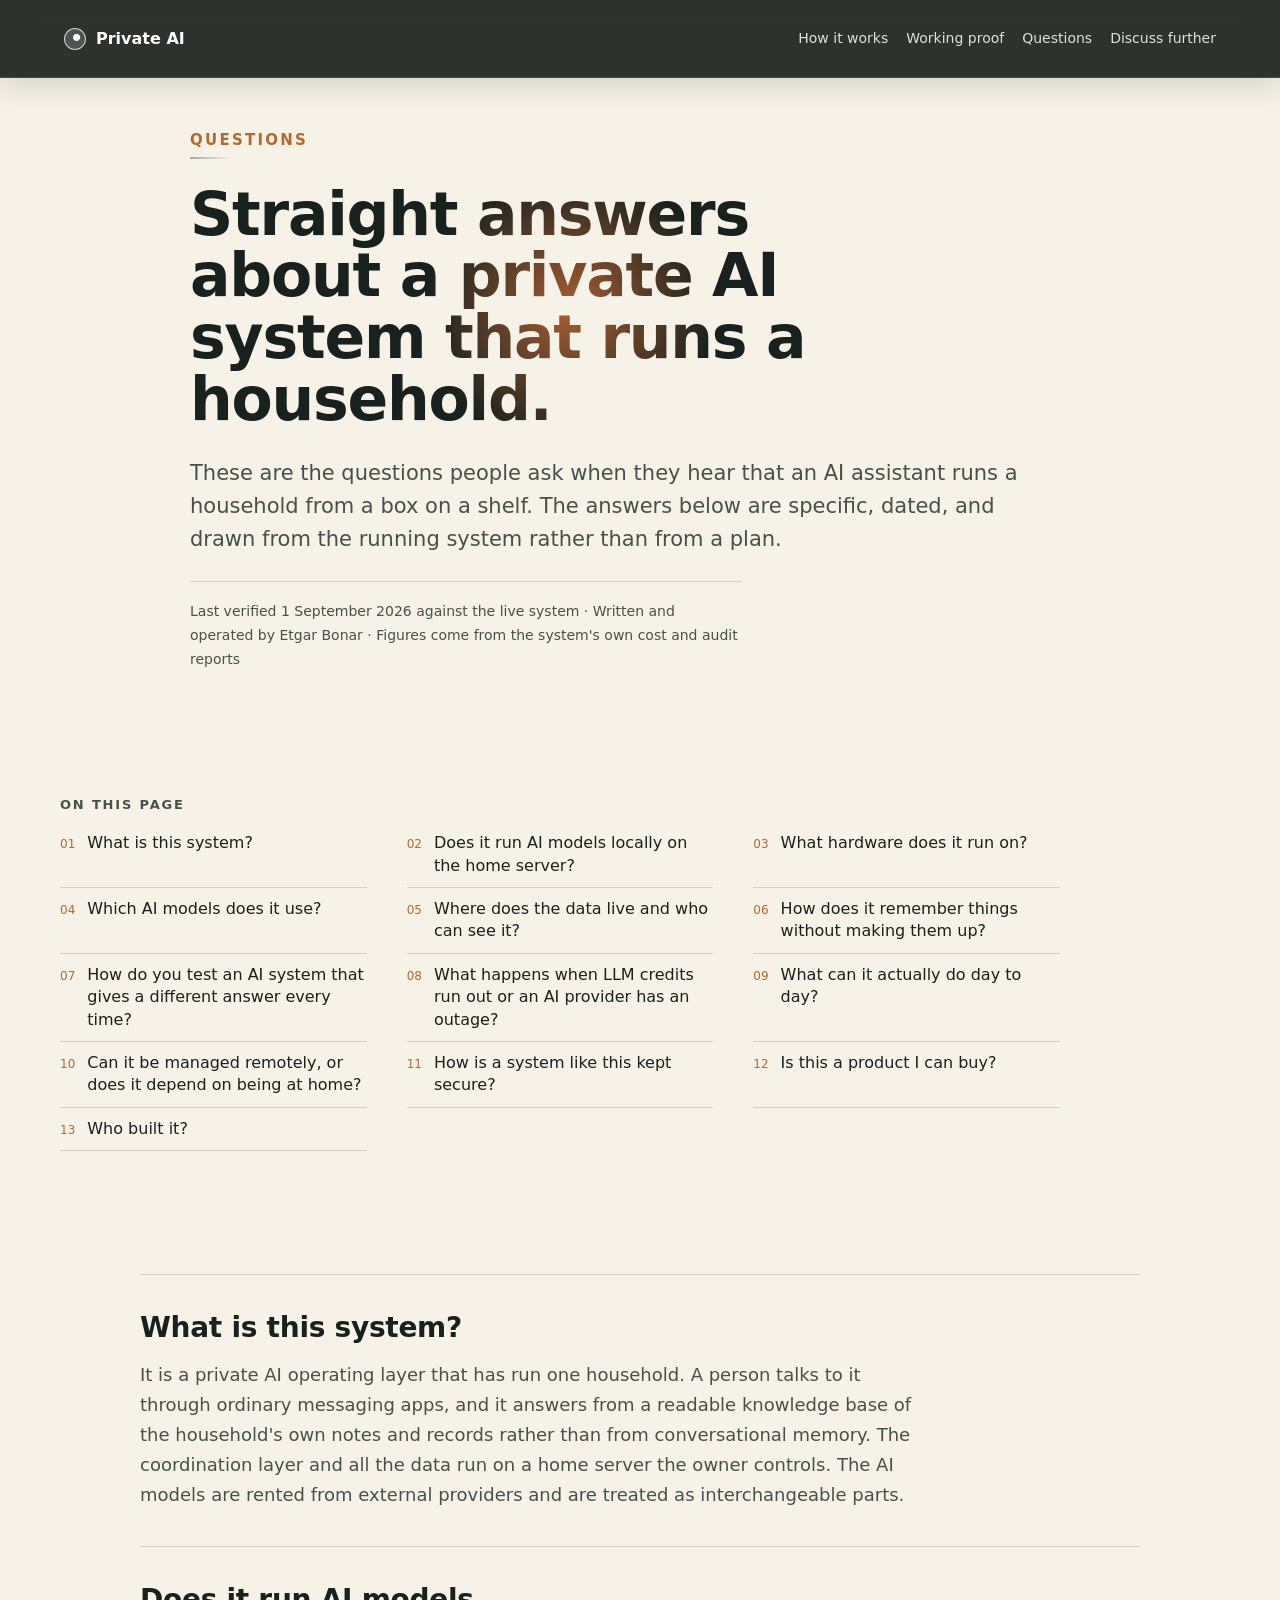
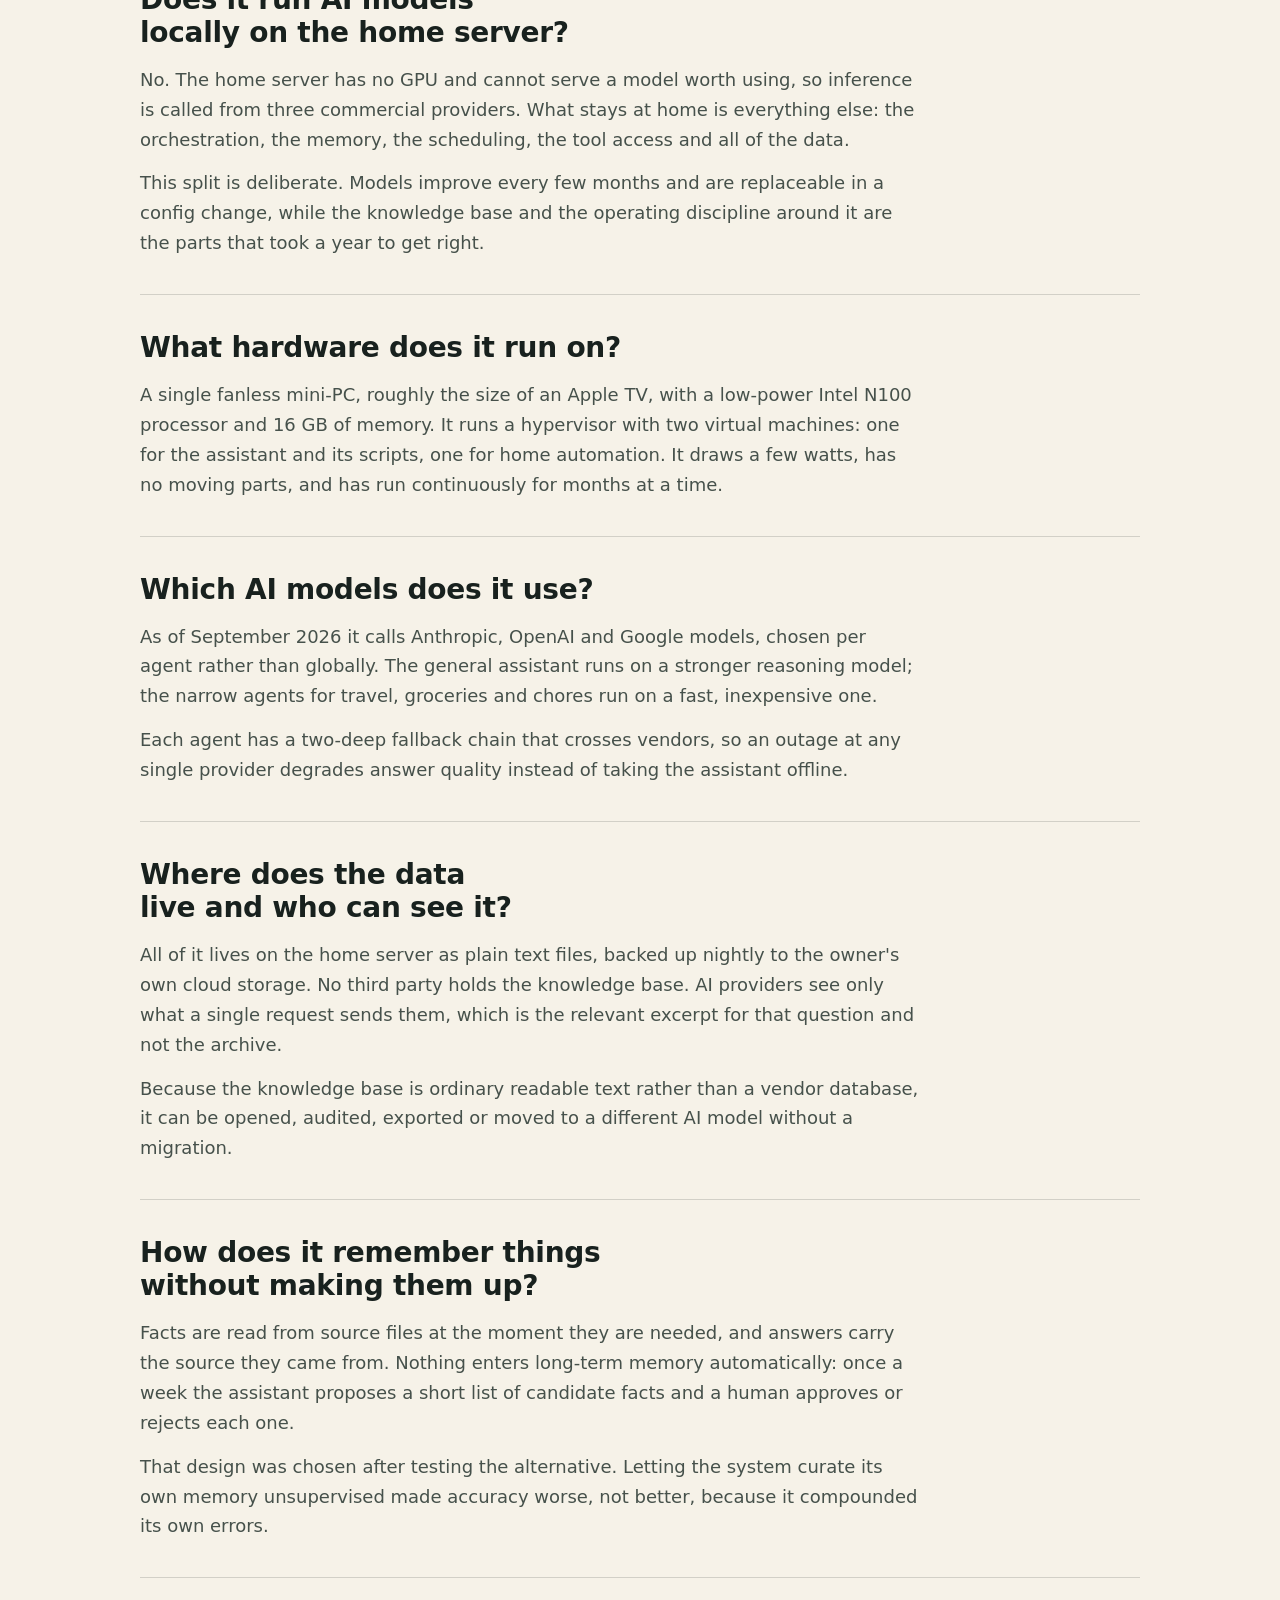
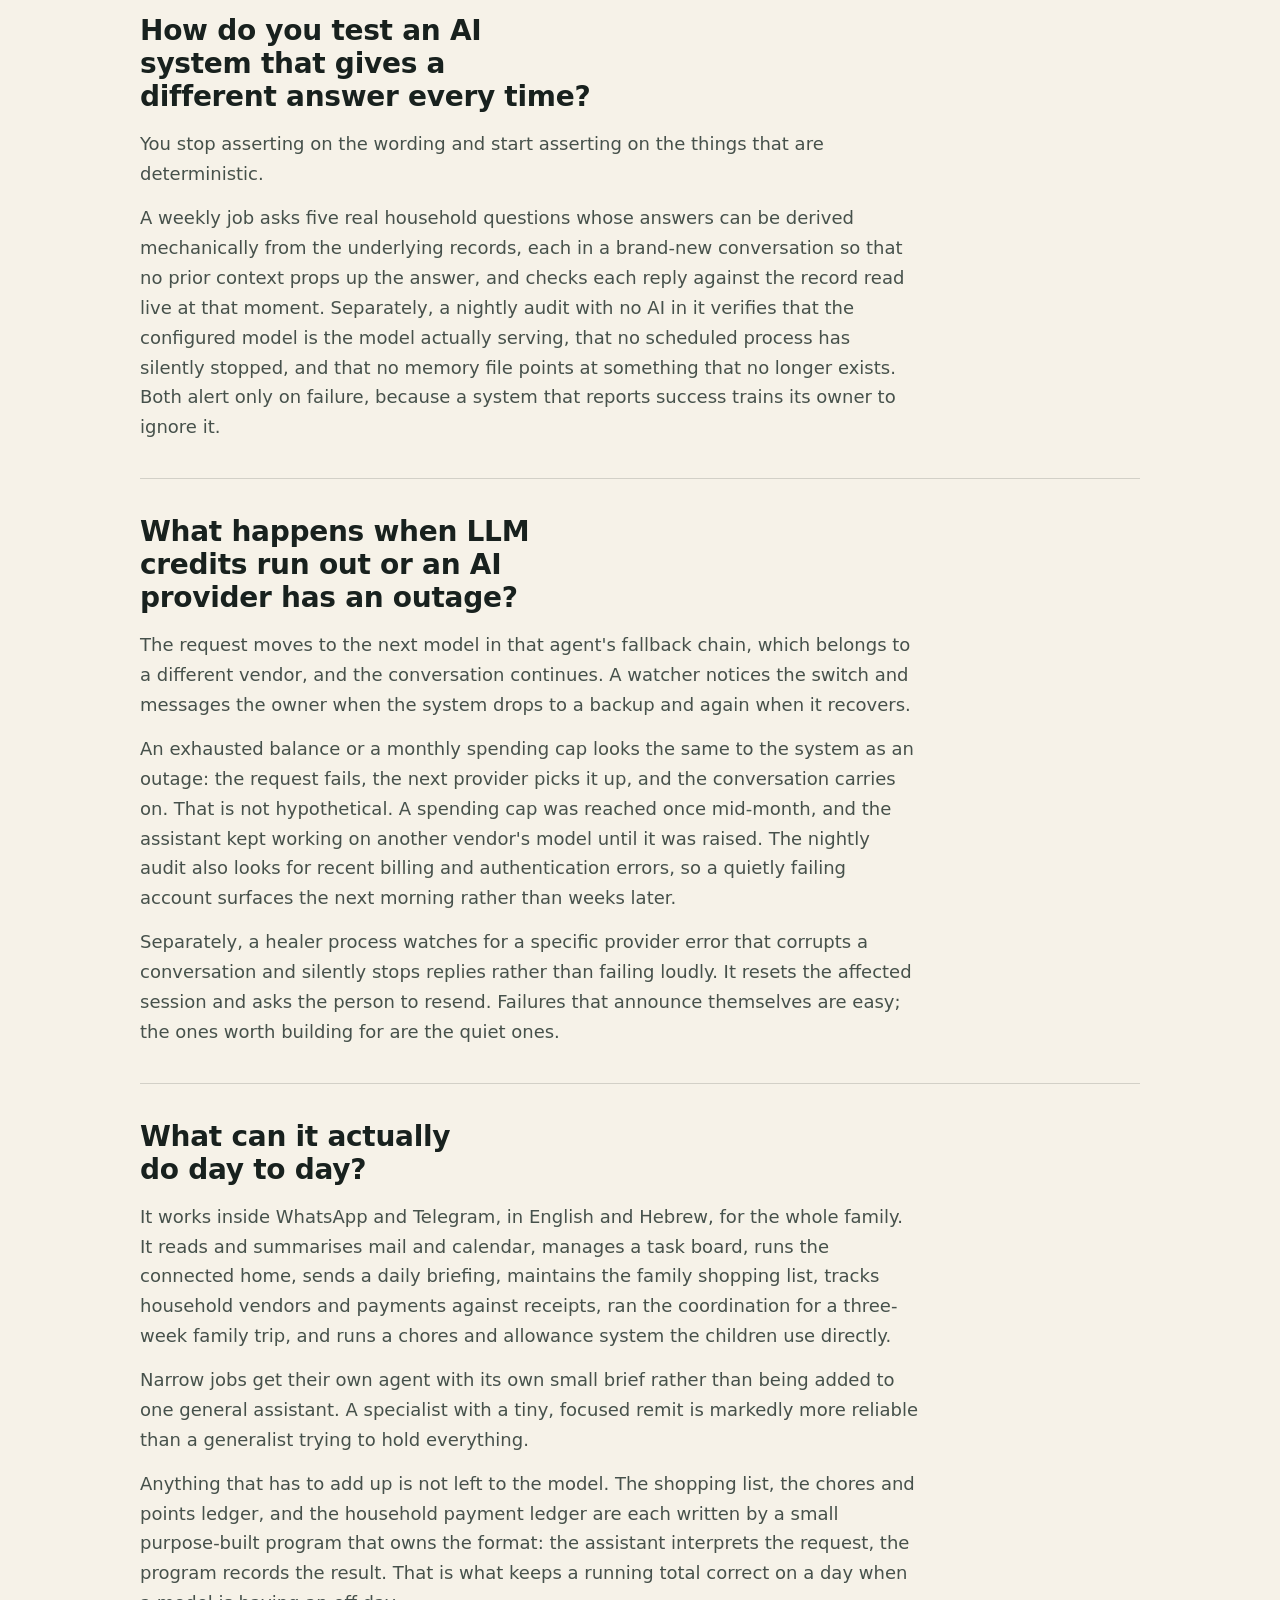
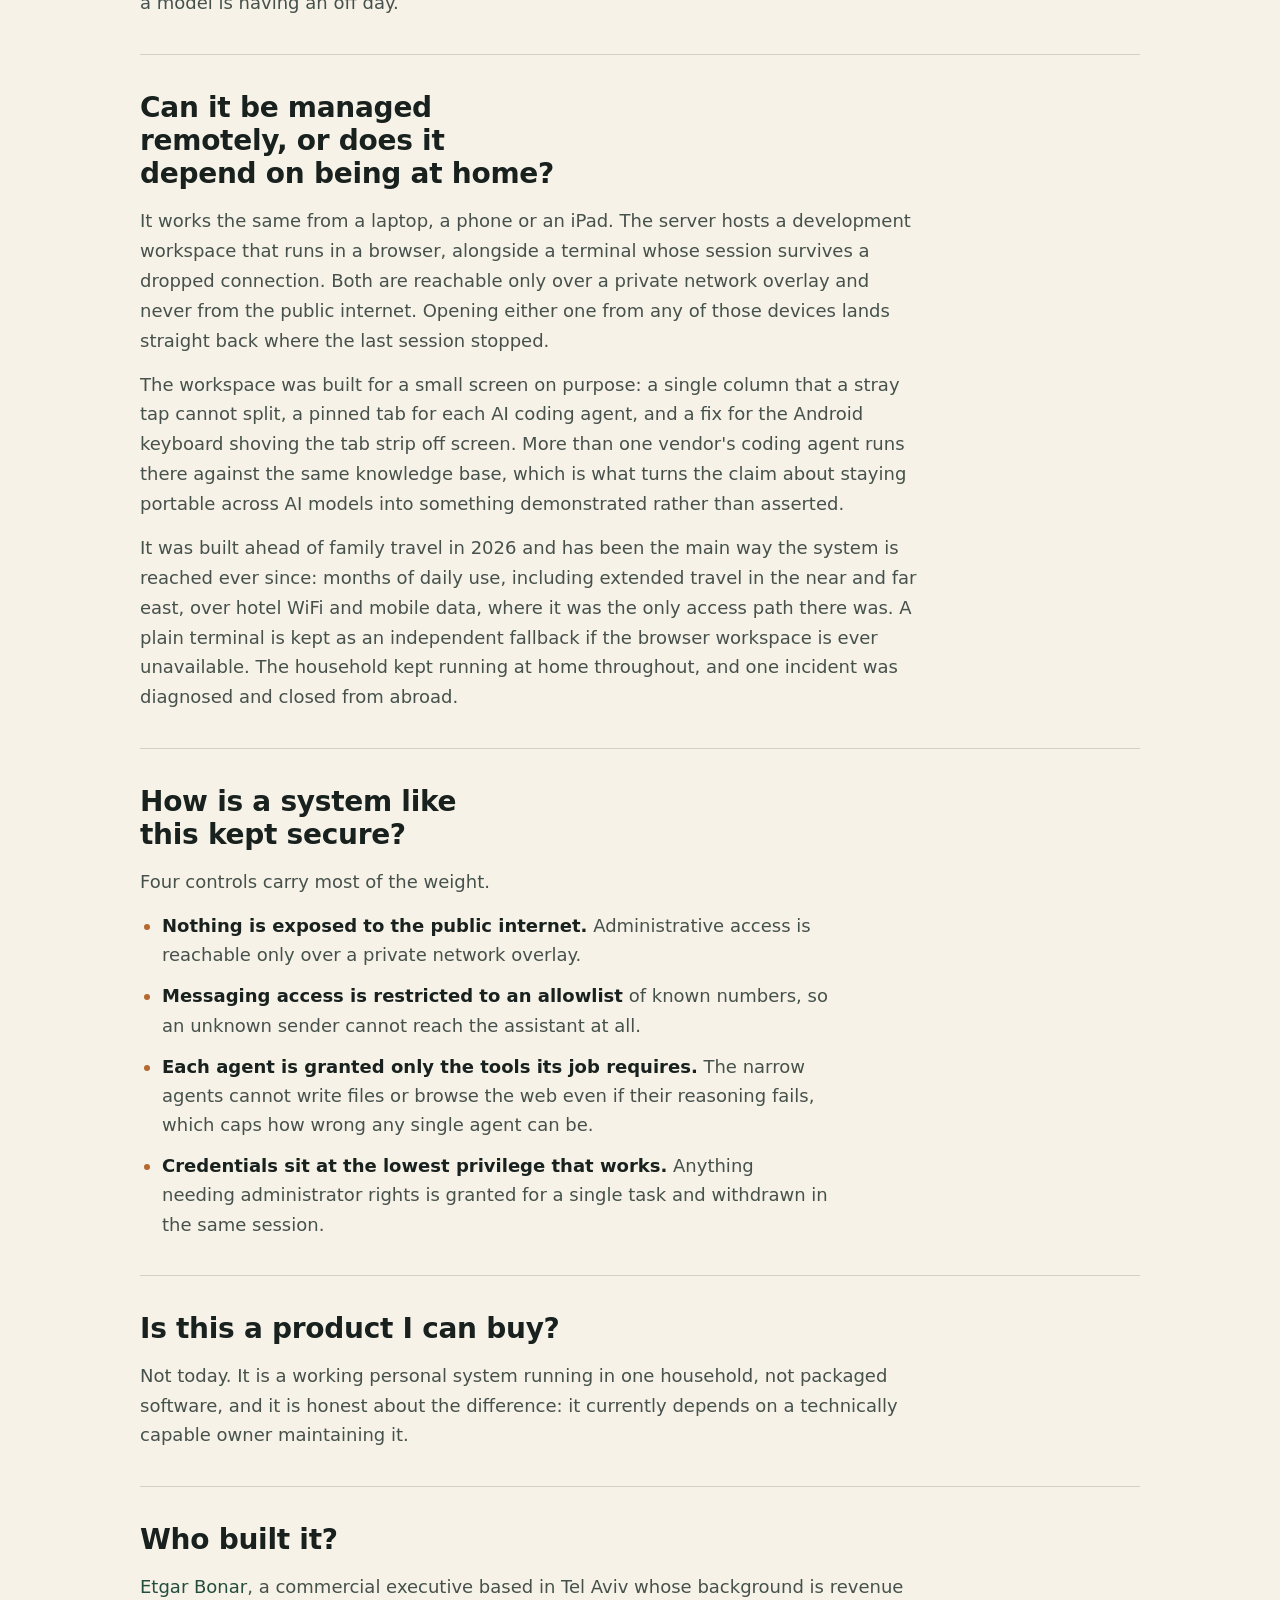
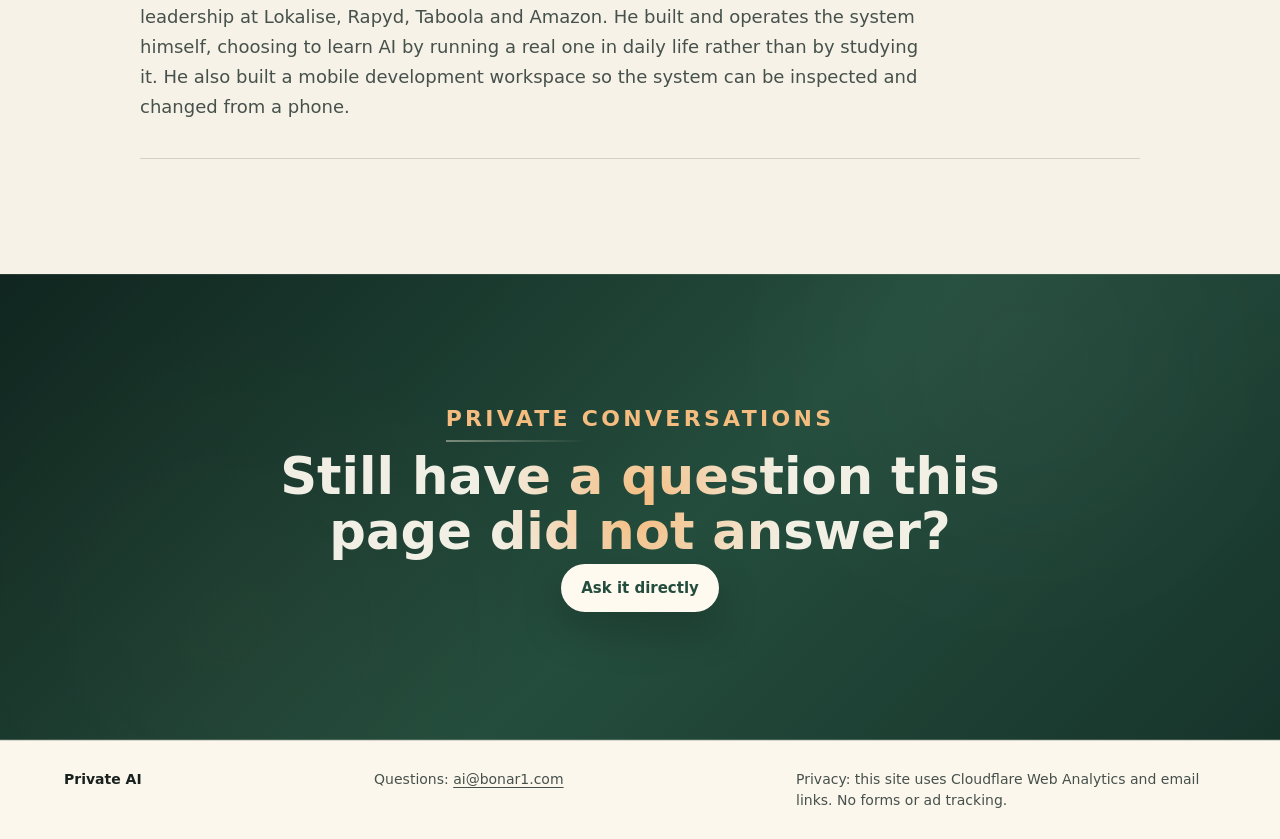
<file: faq/index.html>
<!doctype html>
<html lang="en">
  <head>
    <meta charset="utf-8" />
    <meta name="viewport" content="width=device-width, initial-scale=1" />
    <title>Questions about a private AI operating layer | Etgar Bonar</title>
    <meta
      name="description"
      content="Direct answers about a working private AI system running on a home server: what hardware it uses, which AI models it calls, where the data lives, how memory works, how a non-deterministic system is tested, and how it is run from a phone while travelling."
    />
    <link rel="canonical" href="https://ai.bonar1.com/faq/" />
    <link rel="alternate" hreflang="en" href="https://ai.bonar1.com/faq/" />
    <link rel="alternate" hreflang="x-default" href="https://ai.bonar1.com/faq/" />
    <meta property="og:site_name" content="Private AI" />
    <meta property="og:title" content="Questions about a private AI operating layer" />
    <meta
      property="og:description"
      content="What the hardware is, which models it calls, where the data lives, how memory works, how a system that answers differently every time gets tested, and how it is run from a phone."
    />
    <meta property="og:type" content="article" />
    <meta property="og:url" content="https://ai.bonar1.com/faq/" />
    <meta property="og:locale" content="en_US" />
    <meta property="og:image" content="https://ai.bonar1.com/social-card.png" />
    <meta property="og:image:width" content="1200" />
    <meta property="og:image:height" content="630" />
    <meta name="twitter:card" content="summary_large_image" />
    <meta name="twitter:title" content="Questions about a private AI operating layer" />
    <meta name="twitter:description" content="Direct answers about a working private AI system running on a home server." />
    <meta name="twitter:image" content="https://ai.bonar1.com/social-card.png" />
    <script type="application/ld+json">
      {
        "@context": "https://schema.org",
        "@graph": [
          {
            "@type": "WebPage",
            "@id": "https://ai.bonar1.com/faq/#webpage",
            "url": "https://ai.bonar1.com/faq/",
            "name": "Questions about a private AI operating layer",
            "description": "Direct answers about a working private AI system running on a home server.",
            "inLanguage": "en",
            "datePublished": "2026-09-01",
            "dateModified": "2026-09-01",
            "isPartOf": {
              "@id": "https://ai.bonar1.com/#website"
            },
            "about": {
              "@id": "https://ai.bonar1.com/#service"
            },
            "mainEntity": {
              "@id": "https://ai.bonar1.com/faq/#faq"
            },
            "author": {
              "@id": "https://etgar.bonar1.com/#etgar"
            },
            "publisher": {
              "@id": "https://etgar.bonar1.com/#etgar"
            },
            "breadcrumb": {
              "@id": "https://ai.bonar1.com/faq/#breadcrumb"
            }
          },
          {
            "@type": "BreadcrumbList",
            "@id": "https://ai.bonar1.com/faq/#breadcrumb",
            "itemListElement": [
              {
                "@type": "ListItem",
                "position": 1,
                "name": "Private AI",
                "item": "https://ai.bonar1.com/"
              },
              {
                "@type": "ListItem",
                "position": 2,
                "name": "Questions",
                "item": "https://ai.bonar1.com/faq/"
              }
            ]
          },
          {
            "@type": "FAQPage",
            "@id": "https://ai.bonar1.com/faq/#faq",
            "inLanguage": "en",
            "dateModified": "2026-09-01",
            "about": {
              "@id": "https://ai.bonar1.com/#service"
            },
            "author": {
              "@id": "https://etgar.bonar1.com/#etgar"
            },
            "mainEntity": [
              {
                "@type": "Question",
                "@id": "https://ai.bonar1.com/faq/#q-what-is-it",
                "name": "What is this system?",
                "acceptedAnswer": {
                  "@type": "Answer",
                  "text": "It is a private AI operating layer that has run one household. A person talks to it through ordinary messaging apps, and it answers from a readable knowledge base of the household's own notes and records rather than from conversational memory. The coordination layer and all the data run on a home server the owner controls. The AI models are rented from external providers and are treated as interchangeable parts."
                }
              },
              {
                "@type": "Question",
                "@id": "https://ai.bonar1.com/faq/#q-local-models",
                "name": "Does it run AI models locally on the home server?",
                "acceptedAnswer": {
                  "@type": "Answer",
                  "text": "No. The home server has no GPU and cannot serve a model worth using, so inference is called from three commercial providers. What stays at home is everything else: the orchestration, the memory, the scheduling, the tool access and all of the data. This split is deliberate. Models improve every few months and are replaceable in a config change, while the knowledge base and the operating discipline around it are the parts that took a year to get right."
                }
              },
              {
                "@type": "Question",
                "@id": "https://ai.bonar1.com/faq/#q-hardware",
                "name": "What hardware does it run on?",
                "acceptedAnswer": {
                  "@type": "Answer",
                  "text": "A single fanless mini-PC, roughly the size of an Apple TV, with a low-power Intel N100 processor and 16 GB of memory. It runs a hypervisor with two virtual machines: one for the assistant and its scripts, one for home automation. It draws a few watts, has no moving parts, and has run continuously for months at a time."
                }
              },
              {
                "@type": "Question",
                "@id": "https://ai.bonar1.com/faq/#q-models",
                "name": "Which AI models does it use?",
                "acceptedAnswer": {
                  "@type": "Answer",
                  "text": "As of September 2026 it calls Anthropic, OpenAI and Google models, chosen per agent rather than globally. The general assistant runs on a stronger reasoning model; the narrow agents for travel, groceries and chores run on a fast, inexpensive one. Each agent has a two-deep fallback chain that crosses vendors, so an outage at any single provider degrades answer quality instead of taking the assistant offline."
                }
              },
              {
                "@type": "Question",
                "@id": "https://ai.bonar1.com/faq/#q-data",
                "name": "Where does the data live and who can see it?",
                "acceptedAnswer": {
                  "@type": "Answer",
                  "text": "All of it lives on the home server as plain text files, backed up nightly to the owner's own cloud storage. No third party holds the knowledge base. AI providers see only what a single request sends them, which is the relevant excerpt for that question and not the archive. Because the knowledge base is ordinary readable text rather than a vendor database, it can be opened, audited, exported or moved to a different AI model without a migration."
                }
              },
              {
                "@type": "Question",
                "@id": "https://ai.bonar1.com/faq/#q-memory",
                "name": "How does it remember things without making them up?",
                "acceptedAnswer": {
                  "@type": "Answer",
                  "text": "Facts are read from source files at the moment they are needed, and answers carry the source they came from. Nothing enters long-term memory automatically: once a week the assistant proposes a short list of candidate facts and a human approves or rejects each one. That design was chosen after testing the alternative. Letting the system curate its own memory unsupervised made accuracy worse, not better, because it compounded its own errors."
                }
              },
              {
                "@type": "Question",
                "@id": "https://ai.bonar1.com/faq/#q-testing",
                "name": "How do you test an AI system that gives a different answer every time?",
                "acceptedAnswer": {
                  "@type": "Answer",
                  "text": "You stop asserting on the wording and start asserting on the things that are deterministic. A weekly job asks five real household questions whose answers can be derived mechanically from the underlying records, each in a brand-new conversation so that no prior context props up the answer, and checks each reply against the record read live at that moment. Separately, a nightly audit with no AI in it verifies that the configured model is the model actually serving, that no scheduled process has silently stopped, and that no memory file points at something that no longer exists. Both alert only on failure, because a system that reports success trains its owner to ignore it."
                }
              },
              {
                "@type": "Question",
                "@id": "https://ai.bonar1.com/faq/#q-outage",
                "name": "What happens when LLM credits run out or an AI provider has an outage?",
                "acceptedAnswer": {
                  "@type": "Answer",
                  "text": "The request moves to the next model in that agent's fallback chain, which belongs to a different vendor, and the conversation continues. A watcher notices the switch and messages the owner when the system drops to a backup and again when it recovers. An exhausted balance or a monthly spending cap looks the same to the system as an outage: the request fails, the next provider picks it up, and the conversation carries on. That is not hypothetical. A spending cap was reached once mid-month, and the assistant kept working on another vendor's model until it was raised. The nightly audit also looks for recent billing and authentication errors, so a quietly failing account surfaces the next morning rather than weeks later. Separately, a healer process watches for a specific provider error that corrupts a conversation and silently stops replies rather than failing loudly. It resets the affected session and asks the person to resend. Failures that announce themselves are easy; the ones worth building for are the quiet ones."
                }
              },
              {
                "@type": "Question",
                "@id": "https://ai.bonar1.com/faq/#q-capability",
                "name": "What can it actually do day to day?",
                "acceptedAnswer": {
                  "@type": "Answer",
                  "text": "It works inside WhatsApp and Telegram, in English and Hebrew, for the whole family. It reads and summarises mail and calendar, manages a task board, runs the connected home, sends a daily briefing, maintains the family shopping list, tracks household vendors and payments against receipts, ran the coordination for a three-week family trip, and runs a chores and allowance system the children use directly. Narrow jobs get their own agent with its own small brief rather than being added to one general assistant. A specialist with a tiny, focused remit is markedly more reliable than a generalist trying to hold everything. Anything that has to add up is not left to the model. The shopping list, the chores and points ledger, and the household payment ledger are each written by a small purpose-built program that owns the format: the assistant interprets the request, the program records the result. That is what keeps a running total correct on a day when a model is having an off day."
                }
              },
              {
                "@type": "Question",
                "@id": "https://ai.bonar1.com/faq/#q-remote",
                "name": "Can it be managed remotely, or does it depend on being at home?",
                "acceptedAnswer": {
                  "@type": "Answer",
                  "text": "It works the same from a laptop, a phone or an iPad. The server hosts a development workspace that runs in a browser, alongside a terminal whose session survives a dropped connection. Both are reachable only over a private network overlay and never from the public internet. Opening either one from any of those devices lands straight back where the last session stopped. The workspace was built for a small screen on purpose: a single column that a stray tap cannot split, a pinned tab for each AI coding agent, and a fix for the Android keyboard shoving the tab strip off screen. More than one vendor's coding agent runs there against the same knowledge base, which is what turns the claim about staying portable across AI models into something demonstrated rather than asserted. It was built ahead of family travel in 2026 and has been the main way the system is reached ever since: months of daily use, including extended travel in the near and far east, over hotel WiFi and mobile data, where it was the only access path there was. A plain terminal is kept as an independent fallback if the browser workspace is ever unavailable. The household kept running at home throughout, and one incident was diagnosed and closed from abroad."
                }
              },
              {
                "@type": "Question",
                "@id": "https://ai.bonar1.com/faq/#q-security",
                "name": "How is a system like this kept secure?",
                "acceptedAnswer": {
                  "@type": "Answer",
                  "text": "Four controls carry most of the weight. Nothing is exposed to the public internet. Administrative access is reachable only over a private network overlay. Messaging access is restricted to an allowlist of known numbers, so an unknown sender cannot reach the assistant at all. Each agent is granted only the tools its job requires. The narrow agents cannot write files or browse the web even if their reasoning fails, which caps how wrong any single agent can be. Credentials sit at the lowest privilege that works. Anything needing administrator rights is granted for a single task and withdrawn in the same session."
                }
              },
              {
                "@type": "Question",
                "@id": "https://ai.bonar1.com/faq/#q-product",
                "name": "Is this a product I can buy?",
                "acceptedAnswer": {
                  "@type": "Answer",
                  "text": "Not today. It is a working personal system running in one household, not packaged software, and it is honest about the difference: it currently depends on a technically capable owner maintaining it."
                }
              },
              {
                "@type": "Question",
                "@id": "https://ai.bonar1.com/faq/#q-who",
                "name": "Who built it?",
                "acceptedAnswer": {
                  "@type": "Answer",
                  "text": "Etgar Bonar, a commercial executive based in Tel Aviv whose background is revenue leadership at Lokalise, Rapyd, Taboola and Amazon. He built and operates the system himself, choosing to learn AI by running a real one in daily life rather than by studying it. He also built a mobile development workspace so the system can be inspected and changed from a phone."
                }
              }
            ]
          }
        ]
      }
    </script>
    <link rel="stylesheet" href="/styles.css?v=19" />
    <script src="/script.js?v=20" defer></script>
    <!-- Cloudflare Web Analytics -->
    <script
      defer
      src="https://static.cloudflareinsights.com/beacon.min.js"
      data-cf-beacon='{"token": "48e3ceef15b34250815e3d9815104220"}'
    ></script>
    <!-- End Cloudflare Web Analytics -->
  </head>
  <body>
    <div class="cursor-halo" aria-hidden="true"></div>
    <header class="site-header">
      <a class="brand" href="/" aria-label="Private AI home">
        <span class="brand-mark" aria-hidden="true"></span>
        <span>Private AI</span>
      </a>
      <nav class="nav-links" aria-label="Site sections">
        <a href="/#how-it-works">How it works</a>
        <a href="/#proof">Working proof</a>
        <a href="/faq/" aria-current="page">Questions</a>
        <a href="/#interest">Discuss further</a>
      </nav>
    </header>

    <main id="top">
      <section class="section faq-intro" aria-labelledby="faq-title">
        <p class="section-kicker">Questions</p>
        <h1 class="cursor-reactive" id="faq-title">Straight answers about a private AI system that runs a household.</h1>
        <p class="faq-lede">
          These are the questions people ask when they hear that an AI assistant
          runs a household from a box on a shelf. The answers below are specific,
          dated, and drawn from the running system rather than from a plan.
        </p>
        <p class="faq-meta">
          Last verified 1 September 2026 against the live system ·
          Written and operated by <a href="https://etgar.bonar1.com/">Etgar Bonar</a> ·
          Figures come from the system's own cost and audit reports
        </p>
      </section>

      <nav class="section faq-toc" aria-labelledby="faq-toc-title">
        <h2 id="faq-toc-title" class="faq-toc-title">On this page</h2>
        <ol>
          <li><a href="#q-what-is-it">What is this system?</a></li>
          <li><a href="#q-local-models">Does it run AI models locally on the home server?</a></li>
          <li><a href="#q-hardware">What hardware does it run on?</a></li>
          <li><a href="#q-models">Which AI models does it use?</a></li>
          <li><a href="#q-data">Where does the data live and who can see it?</a></li>
          <li><a href="#q-memory">How does it remember things without making them up?</a></li>
          <li><a href="#q-testing">How do you test an AI system that gives a different answer every time?</a></li>
          <li><a href="#q-outage">What happens when LLM credits run out or an AI provider has an outage?</a></li>
          <li><a href="#q-capability">What can it actually do day to day?</a></li>
          <li><a href="#q-remote">Can it be managed remotely, or does it depend on being at home?</a></li>
          <li><a href="#q-security">How is a system like this kept secure?</a></li>
          <li><a href="#q-product">Is this a product I can buy?</a></li>
          <li><a href="#q-who">Who built it?</a></li>
        </ol>
      </nav>

      <div class="section faq-list">
        <article class="faq-item" id="q-what-is-it">
          <h2>What is this system?</h2>
          <p>
            It is a private AI operating layer that has run one household. A person
            talks to it through ordinary messaging apps, and it answers from a
            readable knowledge base of the household's own notes and
            records rather than from conversational memory. The coordination layer
            and all the data run on a home server the owner controls. The AI models
            are rented from external providers and are treated as interchangeable
            parts.
          </p>
        </article>

        <article class="faq-item" id="q-local-models">
          <h2>Does it run AI models locally on the home server?</h2>
          <p>
            No. The home server has no GPU and cannot serve a model worth using, so
            inference is called from three commercial providers. What stays at home
            is everything else: the orchestration, the memory, the scheduling, the
            tool access and all of the data.
          </p>
          <p>
            This split is deliberate. Models improve every few months and are
            replaceable in a config change, while the knowledge base and the
            operating discipline around it are the parts that took a year to get
            right.
          </p>
        </article>

        <article class="faq-item" id="q-hardware">
          <h2>What hardware does it run on?</h2>
          <p>
            A single fanless mini-PC, roughly the size of an Apple TV, with a
            low-power Intel N100 processor and 16 GB of memory. It runs a hypervisor
            with two virtual machines: one for the assistant and its scripts, one for
            home automation. It draws a few watts, has no moving parts, and has run
            continuously for months at a time.
          </p>
        </article>

        <article class="faq-item" id="q-models">
          <h2>Which AI models does it use?</h2>
          <p>
            As of September 2026 it calls Anthropic, OpenAI and Google models, chosen
            per agent rather than globally. The general assistant runs on a stronger
            reasoning model; the narrow agents for travel, groceries and chores run on
            a fast, inexpensive one.
          </p>
          <p>
            Each agent has a two-deep fallback chain that crosses vendors, so an
            outage at any single provider degrades answer quality instead of taking
            the assistant offline.
          </p>
        </article>


        <article class="faq-item" id="q-data">
          <h2>Where does the data live and who can see it?</h2>
          <p>
            All of it lives on the home server as plain text files, backed up nightly
            to the owner's own cloud storage. No third party holds the knowledge base.
            AI providers see only what a single request sends them, which is the
            relevant excerpt for that question and not the archive.
          </p>
          <p>
            Because the knowledge base is ordinary readable text rather than a vendor
            database, it can be opened, audited, exported or moved to a different AI
            model without a migration.
          </p>
        </article>

        <article class="faq-item" id="q-memory">
          <h2>How does it remember things without making them up?</h2>
          <p>
            Facts are read from source files at the moment they are needed, and answers
            carry the source they came from. Nothing enters long-term memory
            automatically: once a week the assistant proposes a short list of candidate
            facts and a human approves or rejects each one.
          </p>
          <p>
            That design was chosen after testing the alternative. Letting the system
            curate its own memory unsupervised made accuracy worse, not better, because
            it compounded its own errors.
          </p>
        </article>

        <article class="faq-item" id="q-testing">
          <h2>How do you test an AI system that gives a different answer every time?</h2>
          <p>
            You stop asserting on the wording and start asserting on the things that
            are deterministic.
          </p>
          <p>
            A weekly job asks five real household questions whose answers can be
            derived mechanically from the underlying records, each in a brand-new
            conversation so that no prior context props up the answer, and checks each
            reply against the record read live at that moment. Separately, a nightly
            audit with no AI in it verifies that the configured model is the model
            actually serving, that no scheduled process has silently stopped, and that
            no memory file points at something that no longer exists. Both alert only
            on failure, because a system that reports success trains its owner to
            ignore it.
          </p>
        </article>

        <article class="faq-item" id="q-outage">
          <h2>What happens when LLM credits run out or an AI provider has an outage?</h2>
          <p>
            The request moves to the next model in that agent's fallback chain, which
            belongs to a different vendor, and the conversation continues. A watcher
            notices the switch and messages the owner when the system drops to a backup
            and again when it recovers.
          </p>
          <p>
            An exhausted balance or a monthly spending cap looks the same to the system
            as an outage: the request fails, the next provider picks it up, and the
            conversation carries on. That is not hypothetical. A spending cap was
            reached once mid-month, and the assistant kept working on another vendor's
            model until it was raised. The nightly audit also looks for recent billing
            and authentication errors, so a quietly failing account surfaces the next
            morning rather than weeks later.
          </p>
          <p>
            Separately, a healer process watches for a specific provider error that
            corrupts a conversation and silently stops replies rather than failing
            loudly. It resets the affected session and asks the person to resend.
            Failures that announce themselves are easy; the ones worth building for are
            the quiet ones.
          </p>
        </article>

        <article class="faq-item" id="q-capability">
          <h2>What can it actually do day to day?</h2>
          <p>
            It works inside WhatsApp and Telegram, in English and Hebrew, for the whole
            family. It reads and summarises mail and calendar, manages a task board,
            runs the connected home, sends a daily briefing, maintains the family
            shopping list, tracks household vendors and payments against receipts, ran
            the coordination for a three-week family trip, and runs a chores and
            allowance system the children use directly.
          </p>
          <p>
            Narrow jobs get their own agent with its own small brief rather than being
            added to one general assistant. A specialist with a tiny, focused remit is
            markedly more reliable than a generalist trying to hold everything.
          </p>
          <p>
            Anything that has to add up is not left to the model. The shopping list, the
            chores and points ledger, and the household payment ledger are each written
            by a small purpose-built program that owns the format: the assistant
            interprets the request, the program records the result. That is what keeps a
            running total correct on a day when a model is having an off day.
          </p>
        </article>

        <article class="faq-item" id="q-remote">
          <h2>Can it be managed remotely, or does it depend on being at home?</h2>
          <p>
            It works the same from a laptop, a phone or an iPad. The server hosts a
            development workspace that runs in a browser, alongside a terminal whose
            session survives a dropped connection. Both are reachable only over a
            private network overlay and never from the public internet. Opening either
            one from any of those devices lands straight back where the last session
            stopped.
          </p>
          <p>
            The workspace was built for a small screen on purpose: a single column that
            a stray tap cannot split, a pinned tab for each AI coding agent, and a fix
            for the Android keyboard shoving the tab strip off screen. More than one
            vendor's coding agent runs there against the same knowledge base, which is
            what turns the claim about staying portable across AI models into something
            demonstrated rather than asserted.
          </p>
          <p>
            It was built ahead of family travel in 2026 and has been the main way the
            system is reached ever since: months of daily use, including extended travel
            in the near and far east, over hotel WiFi and mobile data, where it was the
            only access path there was. A plain terminal is kept as an independent
            fallback if the browser workspace is ever unavailable. The household kept
            running at home throughout, and one incident was diagnosed and closed from
            abroad.
          </p>
        </article>

        <article class="faq-item" id="q-security">
          <h2>How is a system like this kept secure?</h2>
          <p>Four controls carry most of the weight.</p>
          <ul>
            <li>
              <strong>Nothing is exposed to the public internet.</strong>
              Administrative access is reachable only over a private network overlay.
            </li>
            <li>
              <strong>Messaging access is restricted to an allowlist</strong> of known
              numbers, so an unknown sender cannot reach the assistant at all.
            </li>
            <li>
              <strong>Each agent is granted only the tools its job requires.</strong>
              The narrow agents cannot write files or browse the web even if their
              reasoning fails, which caps how wrong any single agent can be.
            </li>
            <li>
              <strong>Credentials sit at the lowest privilege that works.</strong>
              Anything needing administrator rights is granted for a single task and
              withdrawn in the same session.
            </li>
          </ul>
        </article>


        <article class="faq-item" id="q-product">
          <h2>Is this a product I can buy?</h2>
          <p>
            Not today. It is a working personal system running in one household, not
            packaged software, and it is honest about the difference: it currently
            depends on a technically capable owner maintaining it.
          </p>
        </article>

        <article class="faq-item" id="q-who">
          <h2>Who built it?</h2>
          <p>
            <a href="https://etgar.bonar1.com/">Etgar Bonar</a>, a commercial executive
            based in Tel Aviv whose background is revenue leadership at Lokalise,
            Rapyd, Taboola and Amazon. He built and operates the system himself, choosing
            to learn AI by running a real one in daily life rather than by studying it.
            He also built a mobile development workspace so the system can be inspected
            and changed from a phone.
          </p>
        </article>
      </div>

      <section class="section early" id="interest" aria-labelledby="faq-cta-title">
        <div class="early-content">
          <p class="section-kicker">Private conversations</p>
          <h2 class="cursor-reactive" id="faq-cta-title">Still have a question this page did not answer?</h2>
          <a
            class="button button-primary"
            href="mailto:ai@bonar1.com?subject=Question%20about%20Private%20AI&body=Hi%20Etgar%2C%0A%0AMy%20question%20about%20the%20private%20AI%20operating%20layer%3A%0A"
          >
            Ask it directly
          </a>
        </div>
      </section>
    </main>

    <footer class="site-footer">
      <span>Private AI</span>
      <span>Questions: <a href="mailto:ai@bonar1.com">ai@bonar1.com</a></span>
      <span>Privacy: this site uses Cloudflare Web Analytics and email links. No forms or ad tracking.</span>
    </footer>
  </body>
</html>
</file>
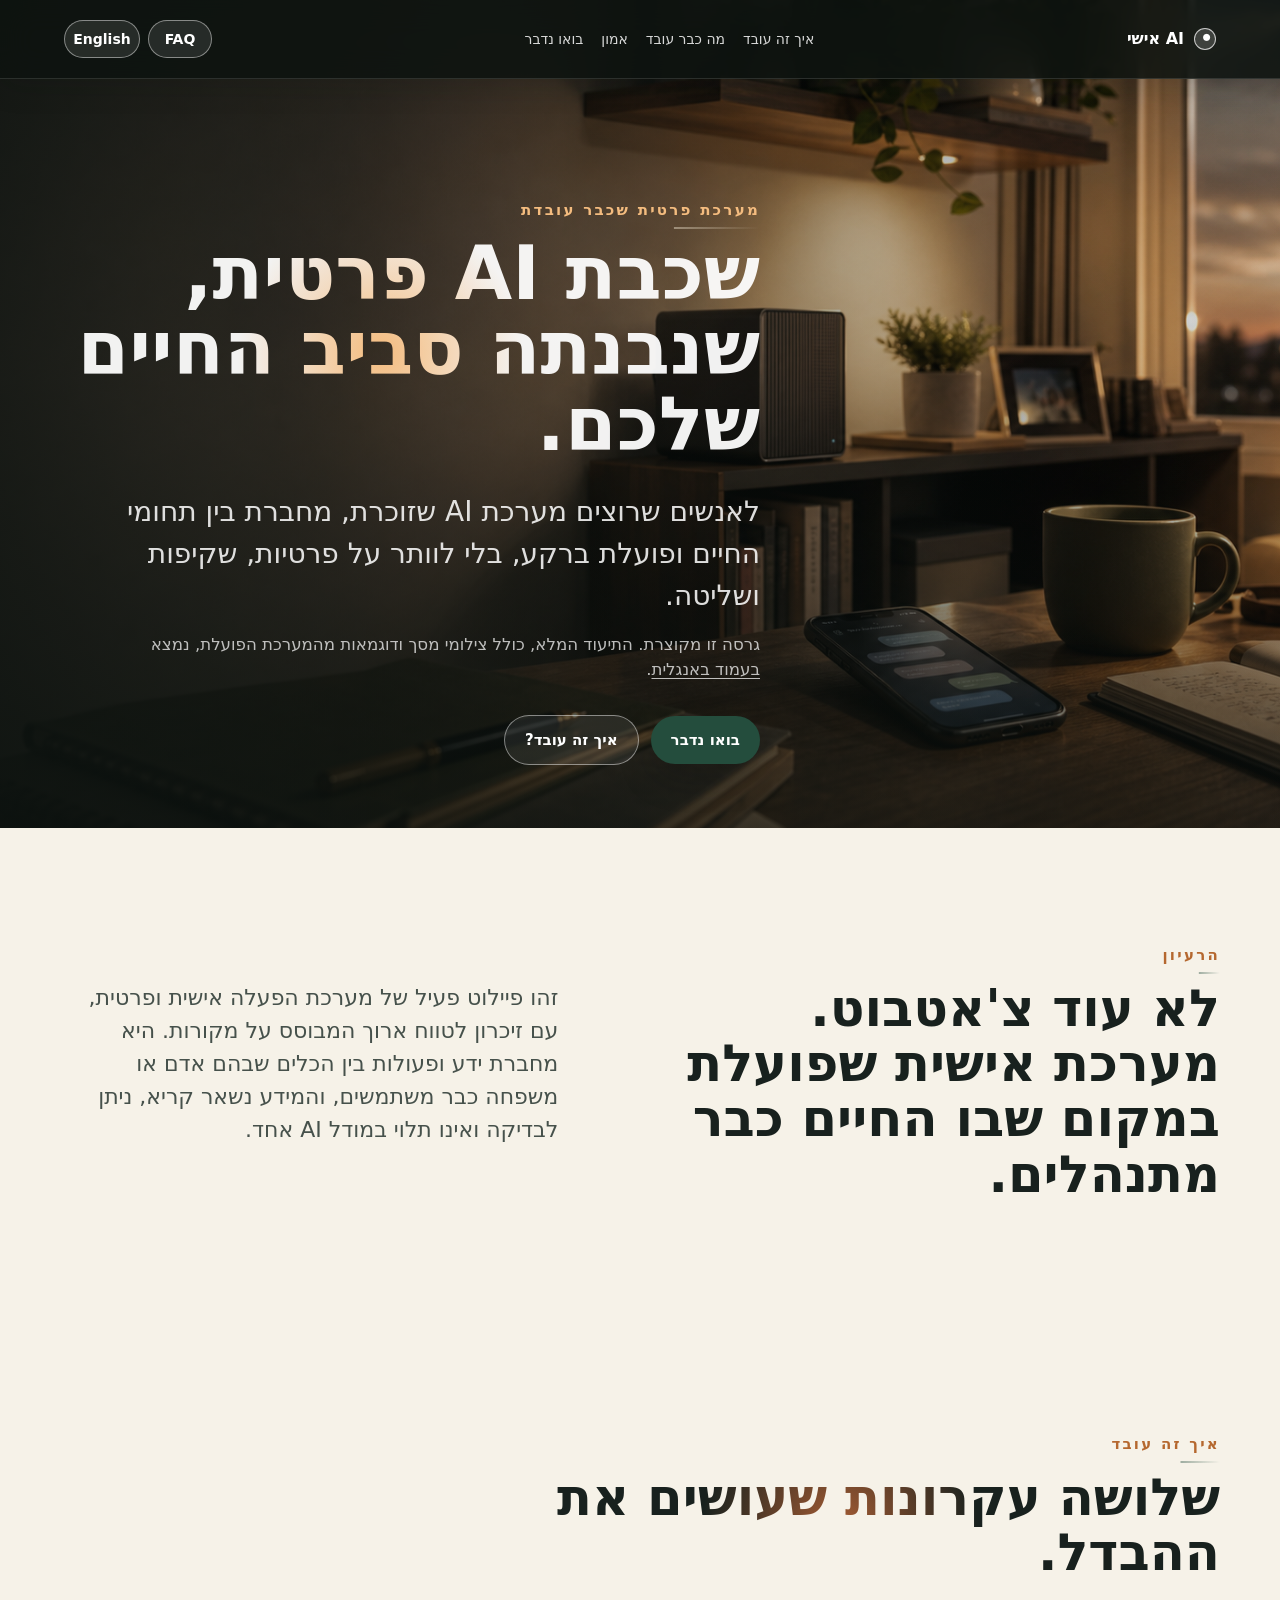
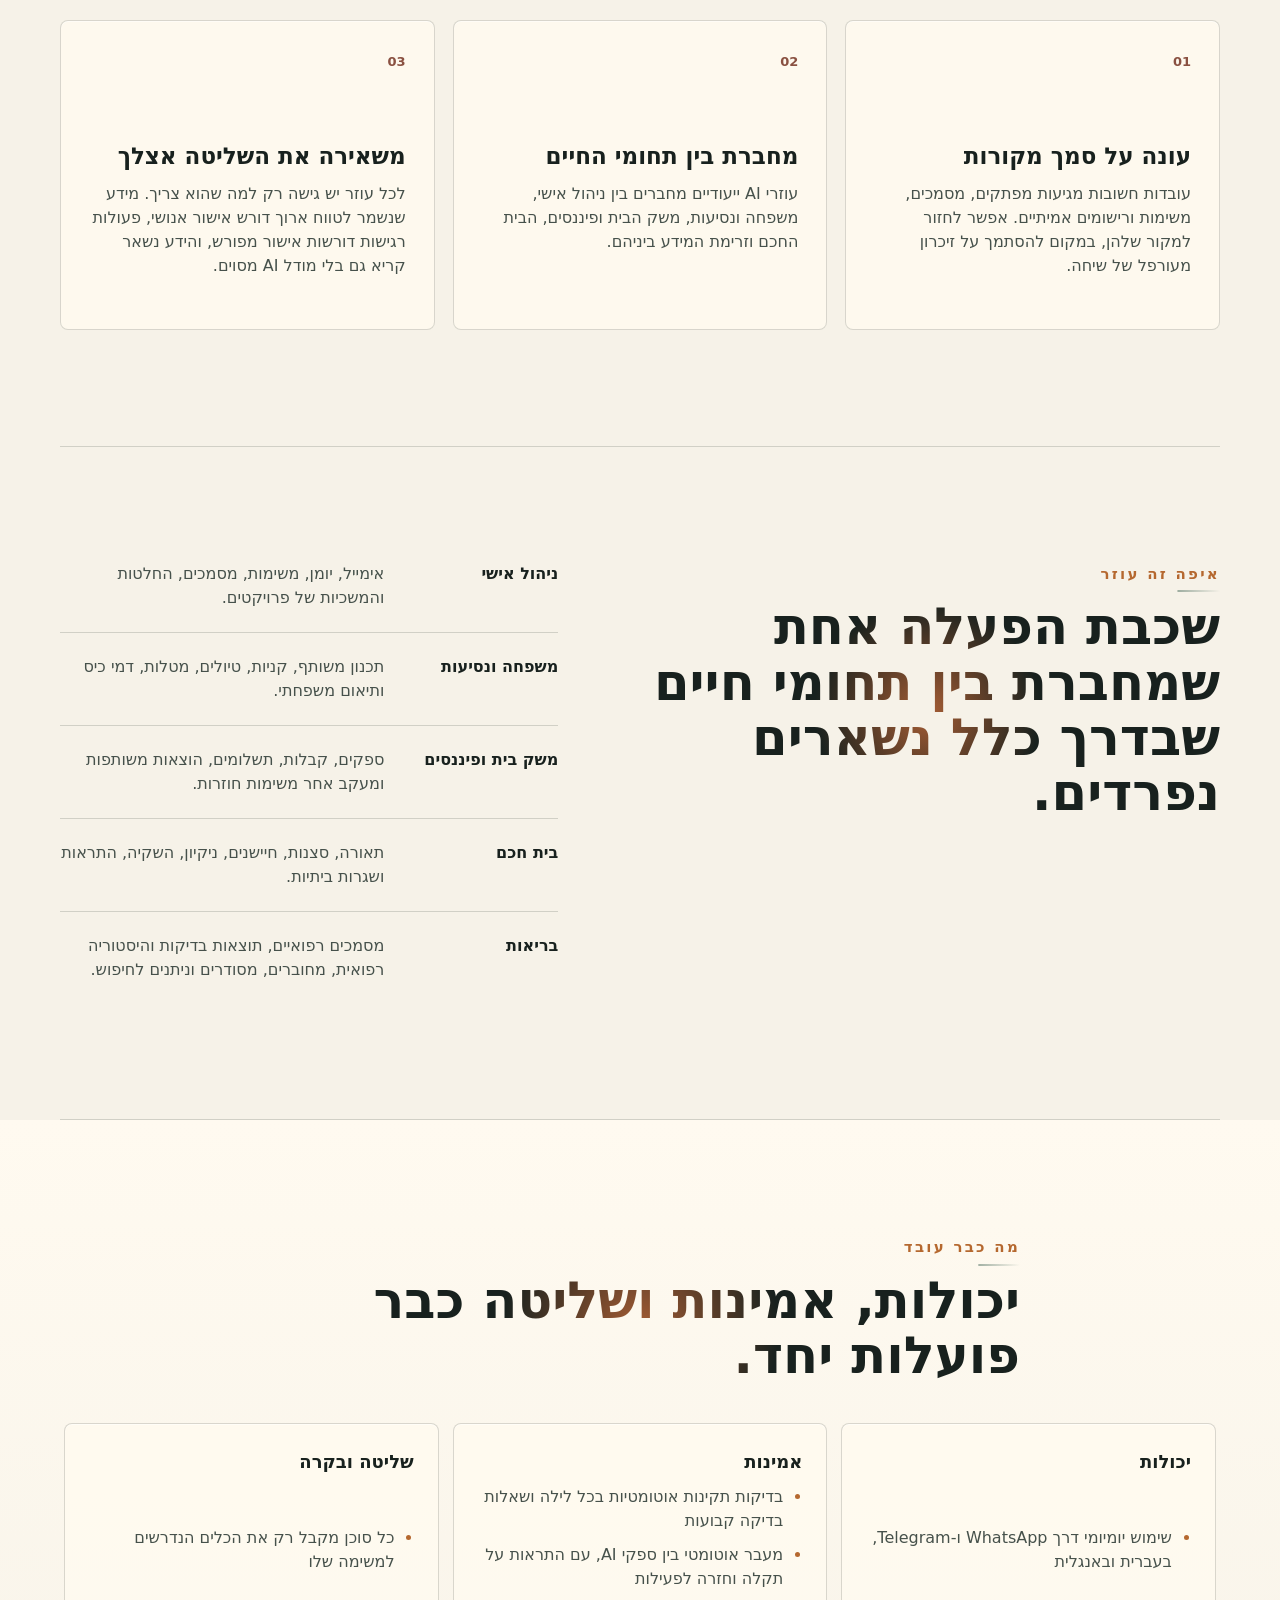
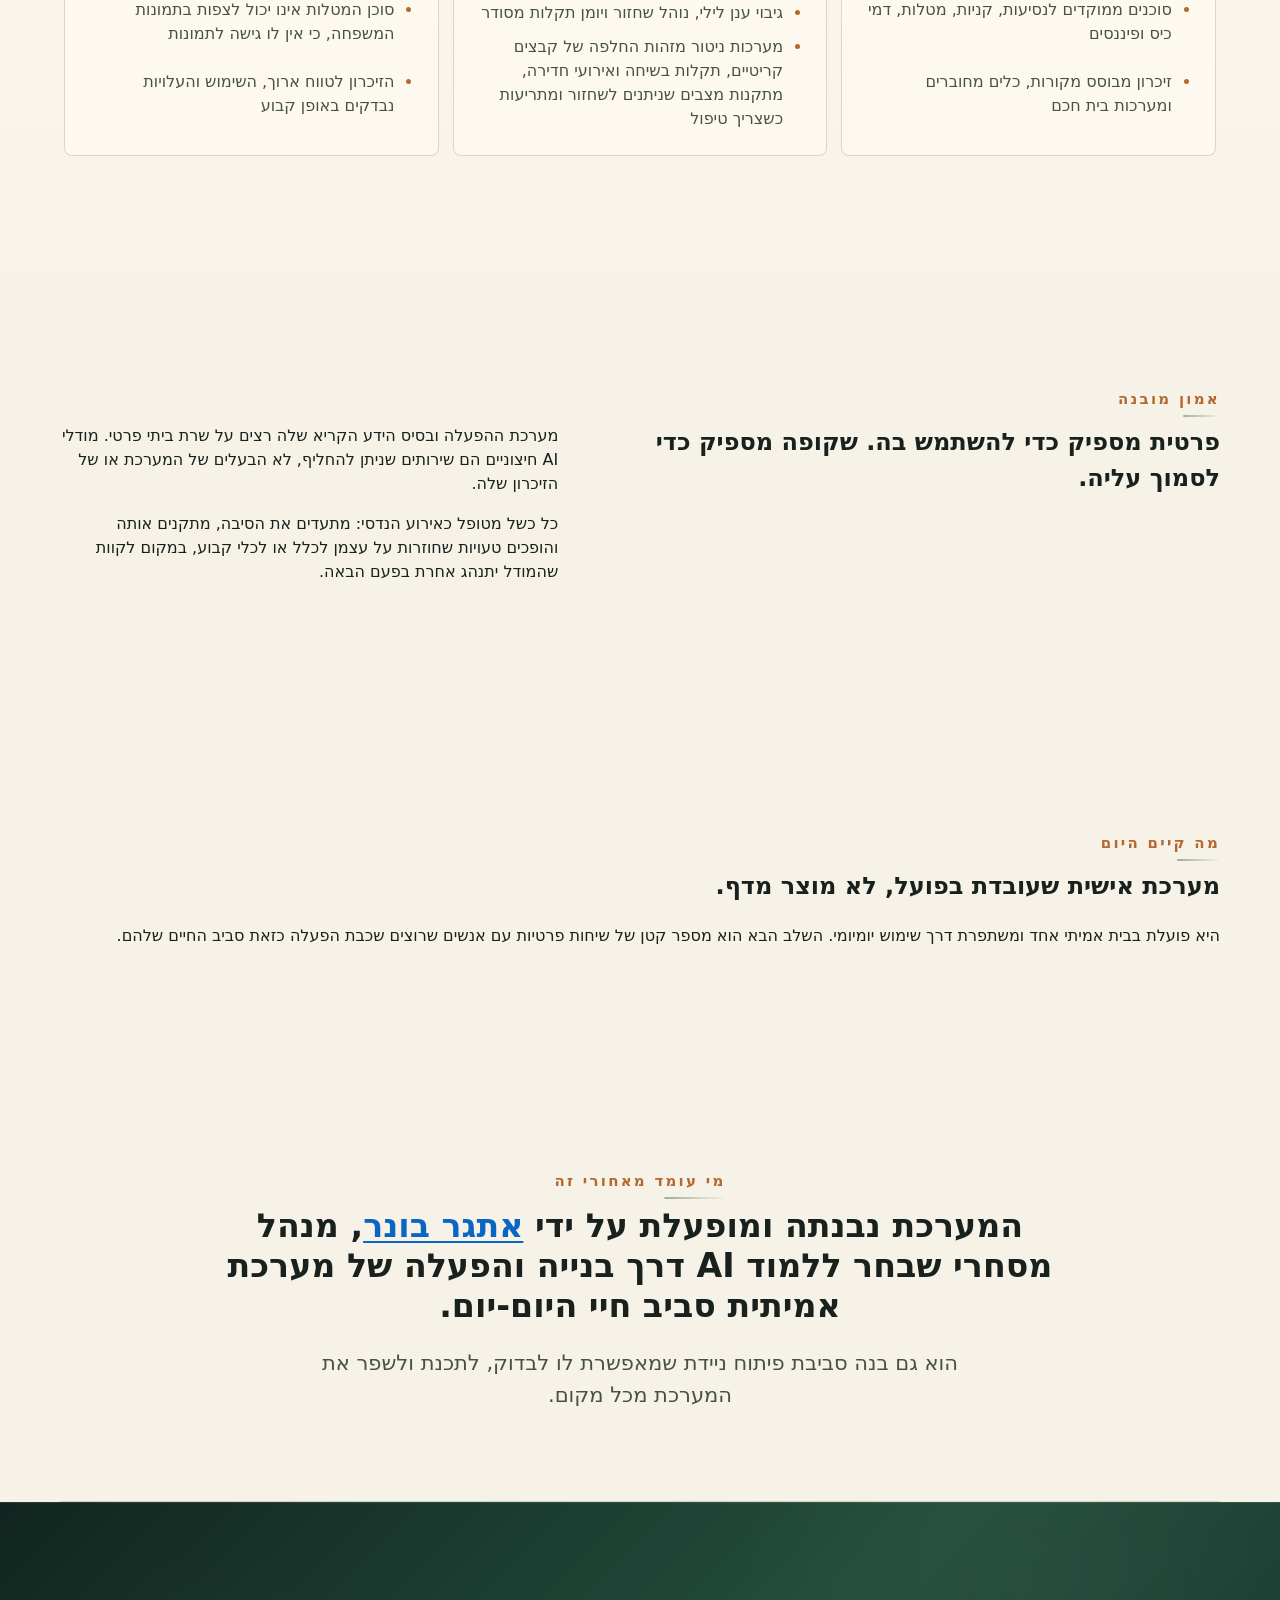
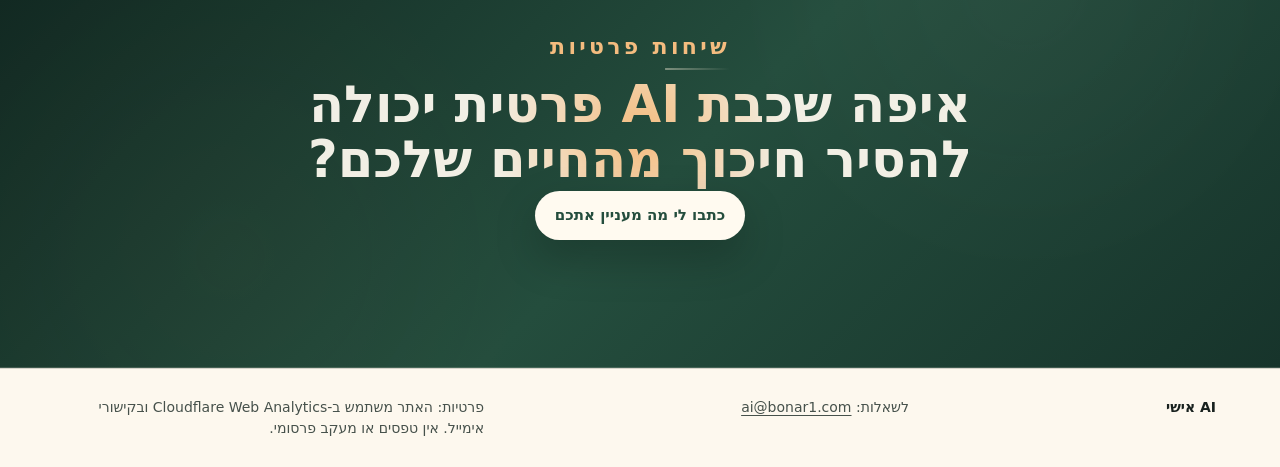
<file: he/index.html>
<!doctype html>
<html lang="he" dir="rtl">
  <head>
    <meta charset="utf-8" />
    <meta name="viewport" content="width=device-width, initial-scale=1" />
    <title>מערכת AI פרטית, שנבנתה סביב החיים שלכם | אתגר בונר</title>
    <meta
      name="description"
      content="מערכת AI פרטית שכבר פועלת עבור יחידים ומשפחות, זוכרת מידע על סמך מקורות, מחברת בין תחומי החיים ומשאירה את השליטה אצלכם."
    />
    <link rel="canonical" href="https://ai.bonar1.com/he/" />
    <link rel="alternate" hreflang="en" href="https://ai.bonar1.com/" />
    <link rel="alternate" hreflang="he" href="https://ai.bonar1.com/he/" />
    <link rel="alternate" hreflang="x-default" href="https://ai.bonar1.com/" />
    <meta property="og:site_name" content="AI אישי" />
    <meta property="og:title" content="מערכת AI פרטית, שנבנתה סביב החיים שלכם" />
    <meta
      property="og:description"
      content="מערכת AI פרטית שכבר פועלת, זוכרת מידע על סמך מקורות, מחברת בין תחומי החיים ומשאירה את השליטה אצלכם."
    />
    <meta property="og:type" content="website" />
    <meta property="og:url" content="https://ai.bonar1.com/he/" />
    <meta property="og:locale" content="he_IL" />
    <meta property="og:locale:alternate" content="en_US" />
    <meta property="og:image" content="https://ai.bonar1.com/social-card.png" />
    <meta property="og:image:width" content="1200" />
    <meta property="og:image:height" content="630" />
    <meta name="twitter:card" content="summary_large_image" />
    <meta name="twitter:title" content="מערכת AI פרטית, שנבנתה סביב החיים שלכם" />
    <meta name="twitter:description" content="מערכת AI פרטית שכבר פועלת עבור יחידים ומשפחות." />
    <meta name="twitter:image" content="https://ai.bonar1.com/social-card.png" />
    <script type="application/ld+json">
      {
        "@context": "https://schema.org",
        "@graph": [
          {
            "@type": "WebSite",
            "@id": "https://ai.bonar1.com/#website",
            "name": "Private AI",
            "url": "https://ai.bonar1.com/",
            "inLanguage": ["en", "he"]
          },
          {
            "@type": "Person",
            "@id": "https://etgar.bonar1.com/#etgar",
            "name": "Etgar Bonar",
            "alternateName": "אתגר בונר",
            "jobTitle": "מנהל מסחרי",
            "url": "https://etgar.bonar1.com/he/",
            "sameAs": ["https://www.linkedin.com/in/etgar1/"],
            "contactPoint": {
              "@type": "ContactPoint",
              "@id": "https://ai.bonar1.com/#contact",
              "contactType": "sales",
              "email": "ai@bonar1.com",
              "availableLanguage": ["he", "en"],
              "productSupported": "מערכת AI אישית ופרטית"
            }
          },
          {
            "@type": "Service",
            "@id": "https://ai.bonar1.com/#service",
            "name": "שכבת הפעלה פרטית של AI",
            "description": "מערכת AI אישית ופרטית, שנועדה לזכור ממקורות, לתאם בין תחומי החיים ולהישאר בשליטת הבעלים.",
            "url": "https://ai.bonar1.com/he/",
            "serviceType": "מערכת הפעלה אישית ופרטית של AI",
            "provider": { "@id": "https://etgar.bonar1.com/#etgar" },
            "audience": {
              "@type": "PeopleAudience",
              "audienceType": "יחידים ומשפחות שמחפשים מערכת AI אישית, פרטית ובשליטתם"
            }
          },
          {
            "@type": "WebPage",
            "@id": "https://ai.bonar1.com/he/#webpage",
            "url": "https://ai.bonar1.com/he/",
            "name": "מערכת AI פרטית, שנבנתה סביב החיים שלכם",
            "description": "מערכת AI פרטית שכבר פועלת עבור יחידים ומשפחות.",
            "inLanguage": "he",
            "dateModified": "2026-08-30",
            "isPartOf": { "@id": "https://ai.bonar1.com/#website" },
            "mainEntity": { "@id": "https://ai.bonar1.com/#service" },
            "about": { "@id": "https://ai.bonar1.com/#service" }
          }
        ]
      }
    </script>
    <link rel="stylesheet" href="/styles.css?v=19" />
    <script src="/script.js?v=20" defer></script>
    <!-- Cloudflare Web Analytics -->
    <script
      defer
      src="https://static.cloudflareinsights.com/beacon.min.js"
      data-cf-beacon='{"token": "48e3ceef15b34250815e3d9815104220"}'
    ></script>
    <!-- End Cloudflare Web Analytics -->
  </head>
  <body>
    <div class="cursor-halo" aria-hidden="true"></div>
    <header class="site-header">
      <a class="brand" href="#top" aria-label="ראש העמוד של AI אישי">
        <span class="brand-mark" aria-hidden="true"></span>
        <span>AI אישי</span>
      </a>
      <nav class="nav-links" aria-label="חלקי העמוד">
        <a href="#how-it-works">איך זה עובד</a>
        <a href="#proof">מה כבר עובד</a>
        <a href="#trust">אמון</a>
        <a href="#interest">בואו נדבר</a>
      </nav>
      <div class="header-actions">
        <a class="faq-link" href="/faq/" hreflang="en" lang="en" aria-label="שאלות ותשובות באנגלית">FAQ</a>
        <a class="lang-toggle" href="/" hreflang="en" lang="en" aria-label="Switch to English">English</a>
      </div>
    </header>

    <main id="top">
      <section class="hero" aria-labelledby="hero-title">
        <div class="hero-media" aria-hidden="true">
          <img src="/assets/personal-os-hero.png" alt="" width="1536" height="1024" />
        </div>
        <div class="twilight-sky" aria-hidden="true"></div>
        <div class="hero-overlay" aria-hidden="true"></div>
        <div class="hero-content reveal-on-scroll">
          <p class="eyebrow">מערכת פרטית שכבר עובדת</p>
          <h1 class="cursor-reactive" id="hero-title">שכבת AI פרטית, שנבנתה סביב החיים שלכם.</h1>
          <p class="hero-lede">
            לאנשים שרוצים מערכת AI שזוכרת, מחברת בין תחומי החיים ופועלת ברקע,
            בלי לוותר על פרטיות, שקיפות ושליטה.
          </p>
          <p class="lang-note">
            גרסה זו מקוצרת. התיעוד המלא, כולל צילומי מסך ודוגמאות מהמערכת הפועלת,
            נמצא <a href="/" hreflang="en" lang="en">בעמוד באנגלית</a>.
          </p>
          <div class="hero-actions" aria-label="פעולות ראשיות">
            <a
              class="button button-primary"
              href="mailto:ai@bonar1.com?subject=%D7%9E%D7%AA%D7%A2%D7%A0%D7%99%D7%99%D7%9F%20%D7%91-AI%20%D7%A4%D7%A8%D7%98%D7%99&body=%D7%94%D7%99%20%D7%90%D7%AA%D7%92%D7%A8%2C%0A%0A%D7%90%D7%A0%D7%99%20%D7%9E%D7%AA%D7%A2%D7%A0%D7%99%D7%99%D7%9F%20%D7%91%D7%A9%D7%9B%D7%91%D7%AA%20%D7%94-AI%20%D7%94%D7%A4%D7%A8%D7%98%D7%99%D7%AA.%20%D7%90%D7%A9%D7%9E%D7%97%20%D7%9C%D7%A9%D7%9E%D7%95%D7%A2%20%D7%A2%D7%95%D7%93.%0A"
            >
              בואו נדבר
            </a>
            <a class="button button-secondary" href="#how-it-works">איך זה עובד?</a>
          </div>
        </div>
      </section>

      <section class="section intro reveal-on-scroll" aria-labelledby="intro-title">
        <div class="section-kicker">הרעיון</div>
        <div class="intro-grid">
          <h2 id="intro-title">לא עוד צ'אטבוט. מערכת אישית שפועלת במקום שבו החיים כבר מתנהלים.</h2>
          <p>
            זהו פיילוט פעיל של מערכת הפעלה אישית ופרטית, עם זיכרון לטווח ארוך
            המבוסס על מקורות. היא מחברת ידע ופעולות בין הכלים שבהם אדם או משפחה
            כבר משתמשים, והמידע נשאר קריא, ניתן לבדיקה ואינו תלוי במודל AI אחד.
          </p>
        </div>
      </section>

      <section class="section reveal-on-scroll" id="how-it-works" aria-labelledby="works-title">
        <div class="section-heading">
          <p class="section-kicker">איך זה עובד</p>
          <h2 class="cursor-reactive" id="works-title">שלושה עקרונות שעושים את ההבדל.</h2>
        </div>

        <div class="feature-grid">
          <article class="feature-card reveal-on-scroll">
            <span class="feature-number">01</span>
            <h3>עונה על סמך מקורות</h3>
            <p>
              עובדות חשובות מגיעות מפתקים, מסמכים, משימות ורישומים אמיתיים. אפשר
              לחזור למקור שלהן, במקום להסתמך על זיכרון מעורפל של שיחה.
            </p>
          </article>
          <article class="feature-card reveal-on-scroll">
            <span class="feature-number">02</span>
            <h3>מחברת בין תחומי החיים</h3>
            <p>
              עוזרי AI ייעודיים מחברים בין ניהול אישי, משפחה ונסיעות, משק הבית
              ופיננסים, הבית החכם וזרימת המידע ביניהם.
            </p>
          </article>
          <article class="feature-card reveal-on-scroll">
            <span class="feature-number">03</span>
            <h3>משאירה את השליטה אצלך</h3>
            <p>
              לכל עוזר יש גישה רק למה שהוא צריך. מידע שנשמר לטווח ארוך דורש אישור
              אנושי, פעולות רגישות דורשות אישור מפורש, והידע נשאר קריא גם בלי מודל AI מסוים.
            </p>
          </article>
        </div>
      </section>

      <section class="section split-section reveal-on-scroll" aria-labelledby="inside-title">
        <div>
          <p class="section-kicker">איפה זה עוזר</p>
          <h2 class="cursor-reactive" id="inside-title">שכבת הפעלה אחת שמחברת בין תחומי חיים שבדרך כלל נשארים נפרדים.</h2>
        </div>
        <div class="stacked-list">
          <div class="list-row">
            <span>ניהול אישי</span>
            <p>אימייל, יומן, משימות, מסמכים, החלטות והמשכיות של פרויקטים.</p>
          </div>
          <div class="list-row">
            <span>משפחה ונסיעות</span>
            <p>תכנון משותף, קניות, טיולים, מטלות, דמי כיס ותיאום משפחתי.</p>
          </div>
          <div class="list-row">
            <span>משק בית ופיננסים</span>
            <p>ספקים, קבלות, תשלומים, הוצאות משותפות ומעקב אחר משימות חוזרות.</p>
          </div>
          <div class="list-row">
            <span>בית חכם</span>
            <p>תאורה, סצנות, חיישנים, ניקיון, השקיה, התראות ושגרות ביתיות.</p>
          </div>
          <div class="list-row">
            <span>בריאות</span>
            <p>מסמכים רפואיים, תוצאות בדיקות והיסטוריה רפואית, מחוברים, מסודרים וניתנים לחיפוש.</p>
          </div>
        </div>
      </section>

      <section class="section proof reveal-on-scroll" id="proof" aria-labelledby="proof-title">
        <div class="section-heading">
          <p class="section-kicker">מה כבר עובד</p>
          <h2 class="cursor-reactive" id="proof-title">יכולות, אמינות ושליטה כבר פועלות יחד.</h2>
        </div>
        <div class="proof-grid">
          <article class="proof-item">
            <strong>יכולות</strong>
            <ul>
              <li>שימוש יומיומי דרך WhatsApp ו-Telegram, בעברית ובאנגלית</li>
              <li>סוכנים ממוקדים לנסיעות, קניות, מטלות, דמי כיס ופיננסים</li>
              <li>זיכרון מבוסס מקורות, כלים מחוברים ומערכות בית חכם</li>
            </ul>
          </article>
          <article class="proof-item">
            <strong>אמינות</strong>
            <ul>
              <li>בדיקות תקינות אוטומטיות בכל לילה ושאלות בדיקה קבועות</li>
              <li>מעבר אוטומטי בין ספקי AI, עם התראות על תקלה וחזרה לפעילות</li>
              <li>גיבוי ענן לילי, נוהל שחזור ויומן תקלות מסודר</li>
              <li>מערכות ניטור מזהות החלפה של קבצים קריטיים, תקלות בשיחה ואירועי חדירה, מתקנות מצבים שניתנים לשחזור ומתריעות כשצריך טיפול</li>
            </ul>
          </article>
          <article class="proof-item">
            <strong>שליטה ובקרה</strong>
            <ul>
              <li>כל סוכן מקבל רק את הכלים הנדרשים למשימה שלו</li>
              <li>סוכן המטלות אינו יכול לצפות בתמונות המשפחה, כי אין לו גישה לתמונות</li>
              <li>הזיכרון לטווח ארוך, השימוש והעלויות נבדקים באופן קבוע</li>
            </ul>
          </article>
        </div>
      </section>

      <section class="section trust reveal-on-scroll" id="trust" aria-labelledby="trust-title">
        <div class="section-kicker">אמון מובנה</div>
        <div class="intro-grid">
          <h2 id="trust-title">פרטית מספיק כדי להשתמש בה. שקופה מספיק כדי לסמוך עליה.</h2>
          <div>
            <p>
              מערכת ההפעלה ובסיס הידע הקריא שלה רצים על שרת ביתי פרטי. מודלי AI
              חיצוניים הם שירותים שניתן להחליף, לא הבעלים של המערכת או של הזיכרון שלה.
            </p>
            <p>
              כל כשל מטופל כאירוע הנדסי: מתעדים את הסיבה, מתקנים אותה והופכים טעויות
              שחוזרות על עצמן לכלל או לכלי קבוע, במקום לקוות שהמודל יתנהג אחרת בפעם הבאה.
            </p>
          </div>
        </div>
      </section>

      <section class="section boundary reveal-on-scroll" aria-labelledby="boundary-title">
        <p class="section-kicker">מה קיים היום</p>
        <h2 id="boundary-title">מערכת אישית שעובדת בפועל, לא מוצר מדף.</h2>
        <p>
          היא פועלת בבית אמיתי אחד ומשתפרת דרך שימוש יומיומי. השלב הבא הוא מספר קטן
          של שיחות פרטיות עם אנשים שרוצים שכבת הפעלה כזאת סביב החיים שלהם.
        </p>
      </section>

      <section class="section founder reveal-on-scroll" aria-labelledby="founder-title">
        <div class="founder-content">
          <p class="section-kicker">מי עומד מאחורי זה</p>
          <h2 id="founder-title">
            המערכת נבנתה ומופעלת על ידי
            <a href="https://etgar.bonar1.com/he/">אתגר בונר</a>,
            מנהל מסחרי שבחר ללמוד AI דרך בנייה והפעלה של מערכת אמיתית סביב חיי היום-יום.
          </h2>
          <p class="founder-proof">
            הוא גם בנה סביבת פיתוח ניידת שמאפשרת לו לבדוק, לתכנת ולשפר את המערכת מכל מקום.
          </p>
        </div>
      </section>

      <section class="section early reveal-on-scroll" id="interest" aria-labelledby="interest-title">
        <div class="early-content">
          <p class="section-kicker">שיחות פרטיות</p>
          <h2 class="cursor-reactive" id="interest-title">איפה שכבת AI פרטית יכולה להסיר חיכוך מהחיים שלכם?</h2>
          <a
            class="button button-primary"
            href="mailto:ai@bonar1.com?subject=%D7%9E%D7%AA%D7%A2%D7%A0%D7%99%D7%99%D7%9F%20%D7%91-AI%20%D7%A4%D7%A8%D7%98%D7%99&body=%D7%94%D7%99%20%D7%90%D7%AA%D7%92%D7%A8%2C%0A%0A%D7%90%D7%A0%D7%99%20%D7%9E%D7%AA%D7%A2%D7%A0%D7%99%D7%99%D7%9F%20%D7%91%D7%A9%D7%9B%D7%91%D7%AA%20%D7%94-AI%20%D7%94%D7%A4%D7%A8%D7%98%D7%99%D7%AA.%20%D7%9E%D7%94%20%D7%A9%D7%94%D7%99%D7%99%D7%AA%D7%99%20%D7%A8%D7%95%D7%A6%D7%94%20%D7%A9%D7%96%D7%94%20%D7%99%D7%A2%D7%96%D7%95%D7%A8%20%D7%9C%D7%99%20%D7%90%D7%99%D7%AA%D7%95%3A%0A"
          >
            כתבו לי מה מעניין אתכם
          </a>
        </div>
      </section>
    </main>

    <footer class="site-footer">
      <span>AI אישי</span>
      <span>לשאלות: <a href="mailto:ai@bonar1.com">ai@bonar1.com</a></span>
      <span>פרטיות: האתר משתמש ב-Cloudflare Web Analytics ובקישורי אימייל. אין טפסים או מעקב פרסומי.</span>
    </footer>
  </body>
</html>
</file>
<file: styles.css>
:root {
  --ink: #18211e;
  --muted: #46514b;
  --paper: #f6f2e8;
  --paper-strong: #fffaf0;
  --line: rgba(24, 33, 30, 0.16);
  --green: #244d3d;
  --green-soft: #d9e8df;
  --amber: #b5682f;
  --clay: #8a5141;
  --white: #ffffff;
  --shadow: 0 24px 70px rgba(24, 33, 30, 0.14);
  --twilight: 0;
  --cursor-x: 50vw;
  --cursor-y: 50vh;
  --cursor-active: 0;
  --font-body: Inter, "Noto Sans Hebrew", Assistant, Heebo, Rubik, ui-sans-serif, system-ui, -apple-system, BlinkMacSystemFont, "Segoe UI", Arial, sans-serif;
  --font-display: Inter, "Noto Sans Hebrew", Assistant, Heebo, Rubik, ui-sans-serif, system-ui, -apple-system, BlinkMacSystemFont, "Segoe UI", Arial, sans-serif;
}

* {
  box-sizing: border-box;
}

html {
  scroll-behavior: smooth;
}

body {
  margin: 0;
  color: var(--ink);
  background: var(--paper);
  font-family: var(--font-body);
  line-height: 1.5;
}

.cursor-halo {
  position: fixed;
  pointer-events: none;
}

.cursor-halo {
  z-index: 6;
  left: var(--cursor-x);
  top: var(--cursor-y);
  width: 340px;
  height: 340px;
  border-radius: 50%;
  opacity: calc(var(--cursor-active) * 0.32);
  background:
    radial-gradient(circle, rgba(255, 218, 166, 0.38), rgba(130, 211, 186, 0.16) 28%, transparent 66%);
  filter: blur(8px);
  mix-blend-mode: screen;
  transform: translate(-50%, -50%);
  transition:
    opacity 220ms ease,
    width 220ms ease,
    height 220ms ease;
}

.site-header,
main,
.site-footer {
  position: relative;
}

main,
.site-footer {
  z-index: 2;
}

a {
  color: inherit;
  text-decoration: none;
}

.site-header {
  position: fixed;
  z-index: 20;
  top: 0;
  left: 0;
  right: 0;
  display: flex;
  align-items: center;
  justify-content: space-between;
  gap: 24px;
  padding: 20px clamp(20px, 5vw, 64px);
  color: var(--white);
  border-bottom: 1px solid rgba(255, 255, 255, 0.12);
  background: rgba(13, 19, 16, 0.86);
  box-shadow: 0 8px 30px rgba(13, 19, 16, 0.14);
  -webkit-backdrop-filter: blur(16px);
  backdrop-filter: blur(16px);
}

.brand,
.nav-links {
  display: flex;
  align-items: center;
}

.brand {
  gap: 10px;
  font-weight: 750;
  letter-spacing: 0;
}

.brand-mark {
  width: 22px;
  height: 22px;
  border: 1px solid rgba(255, 255, 255, 0.72);
  border-radius: 50%;
  background:
    radial-gradient(circle at 58% 42%, var(--white) 0 3px, transparent 4px),
    rgba(255, 255, 255, 0.16);
}

.nav-links {
  gap: 18px;
  font-size: 14px;
  color: rgba(255, 255, 255, 0.84);
}

.nav-links a {
  padding: 8px 0;
}

.header-actions {
  display: flex;
  flex: none;
  align-items: center;
  gap: 8px;
}

.faq-link,
.lang-toggle {
  display: inline-flex;
  align-items: center;
  justify-content: center;
  min-width: 76px;
  min-height: 38px;
  border: 1px solid rgba(255, 255, 255, 0.45);
  border-radius: 999px;
  color: var(--white);
  background: rgba(255, 255, 255, 0.1);
  cursor: pointer;
  font: inherit;
  font-size: 14px;
  font-weight: 800;
  letter-spacing: 0;
  transition:
    background 180ms ease,
    border-color 180ms ease,
    transform 180ms ease;
}

.faq-link {
  min-width: 64px;
}

.faq-link:hover,
.lang-toggle:hover {
  border-color: rgba(255, 255, 255, 0.72);
  background: rgba(255, 255, 255, 0.18);
  transform: translateY(-1px);
}

section[id] {
  scroll-margin-top: 96px;
}

.hero {
  position: relative;
  min-height: max(760px, 92svh);
  display: grid;
  align-items: end;
  overflow: hidden;
  color: var(--white);
  background: #111815;
}

.hero-media,
.hero-media img,
.hero-overlay,
.twilight-sky {
  position: absolute;
  inset: 0;
}

.hero-media img {
  width: 100%;
  height: 100%;
  object-fit: cover;
  object-position: center;
}

.hero-overlay {
  background:
    radial-gradient(circle at var(--cursor-x) var(--cursor-y), rgba(255, 213, 153, calc(var(--cursor-active) * 0.16)), transparent 24rem),
    linear-gradient(90deg, rgba(13, 19, 16, calc(0.82 + var(--twilight) * 0.08)), rgba(13, 19, 16, calc(0.42 + var(--twilight) * 0.2)) 44%, rgba(13, 19, 16, calc(0.1 + var(--twilight) * 0.28))),
    linear-gradient(0deg, rgba(13, 19, 16, calc(0.6 + var(--twilight) * 0.18)), rgba(13, 19, 16, calc(0.06 + var(--twilight) * 0.28)) 56%);
}

.twilight-sky {
  z-index: 1;
  opacity: calc(var(--twilight) * 0.92);
  mix-blend-mode: screen;
  pointer-events: none;
  background:
    radial-gradient(circle at 76% 14%, rgba(255, 255, 255, 0.95) 0 1px, transparent 1.4px),
    radial-gradient(circle at 82% 22%, rgba(255, 255, 255, 0.85) 0 1px, transparent 1.5px),
    radial-gradient(circle at 64% 18%, rgba(255, 255, 255, 0.82) 0 1px, transparent 1.5px),
    radial-gradient(circle at 92% 32%, rgba(255, 255, 255, 0.72) 0 1px, transparent 1.4px),
    radial-gradient(circle at 71% 36%, rgba(255, 255, 255, 0.78) 0 1px, transparent 1.4px),
    radial-gradient(circle at 88% 9%, rgba(255, 223, 180, 0.9) 0 1.2px, transparent 1.8px),
    linear-gradient(180deg, rgba(19, 32, 43, 0.72), rgba(11, 20, 24, 0.18));
  transform: translateY(calc(var(--twilight) * -10px));
  transition: opacity 120ms linear;
}

.twilight-sky::after {
  position: absolute;
  inset: 0;
  content: "";
  opacity: calc(var(--twilight) * 0.55);
  background:
    radial-gradient(circle at 50% 22%, rgba(255, 255, 255, 0.54) 0 1px, transparent 1.4px),
    radial-gradient(circle at 36% 14%, rgba(255, 255, 255, 0.42) 0 1px, transparent 1.4px),
    radial-gradient(circle at 57% 31%, rgba(255, 226, 183, 0.5) 0 1px, transparent 1.5px);
  transform: translateY(calc(var(--twilight) * -18px));
}

.hero-content {
  position: relative;
  z-index: 3;
  justify-self: start;
  width: min(760px, calc(100% - clamp(40px, 10vw, 128px)));
  margin: 0 0 clamp(44px, 7vh, 84px) clamp(20px, 5vw, 64px);
}

.eyebrow,
.section-kicker {
  position: relative;
  display: inline-flex;
  width: fit-content;
  margin: 0 0 14px;
  --reactive-base: var(--amber);
  --reactive-hot: var(--green);
  color: var(--amber);
  font-size: clamp(15px, 1.15vw, 18px);
  font-weight: 800;
  letter-spacing: 0.15em;
  text-transform: uppercase;
  transition:
    color 180ms ease,
    filter 220ms ease,
    transform 220ms ease;
}

.hero .eyebrow {
  --reactive-base: #f4bc7f;
  --reactive-hot: #fff4df;
  color: #f4bc7f;
}

.eyebrow::after,
.section-kicker::after {
  position: absolute;
  left: 0;
  right: 0;
  bottom: -7px;
  height: 2px;
  content: "";
  opacity: 0.42;
  background: linear-gradient(90deg, var(--reactive-hot), transparent);
  transform: scaleX(0.36);
  transform-origin: left center;
  transition:
    opacity 220ms ease,
    transform 220ms ease;
}

.eyebrow.is-lit,
.section-kicker.is-lit {
  color: var(--reactive-hot);
  filter: drop-shadow(0 8px 18px rgba(181, 104, 47, 0.16));
  transform: translateY(-1px);
}

.eyebrow.is-lit::after,
.section-kicker.is-lit::after {
  opacity: 0.92;
  transform: scaleX(1);
}

h1,
h2,
h3,
p {
  margin-top: 0;
}

h1 {
  max-width: 760px;
  margin-bottom: 22px;
  font-family: var(--font-display);
  font-size: clamp(48px, 5.8vw, 84px);
  font-weight: 850;
  line-height: 1.02;
  letter-spacing: 0;
}

.cursor-reactive {
  --reactive-base: var(--ink);
  --reactive-hot: #a65d34;
  --text-x: 50%;
  --text-y: 50%;
  color: var(--reactive-base);
  padding-bottom: 0.08em;
  transition:
    filter 220ms ease,
    transform 220ms ease;
}

@supports ((background-clip: text) or (-webkit-background-clip: text)) {
  .cursor-reactive {
    background:
      radial-gradient(circle at var(--text-x) var(--text-y), var(--reactive-hot) 0%, var(--reactive-base) 36%, var(--reactive-base) 100%);
    background-clip: text;
    -webkit-background-clip: text;
    -webkit-text-fill-color: transparent;
  }
}

.cursor-reactive.is-lit {
  filter: drop-shadow(0 12px 24px rgba(181, 104, 47, 0.14));
  transform: translateY(-1px);
}

.hero .cursor-reactive {
  --reactive-base: rgba(255, 255, 255, 0.94);
  --reactive-hot: #f4bc7f;
}

.hero-lede {
  max-width: 650px;
  margin-bottom: 32px;
  color: rgba(255, 255, 255, 0.86);
  font-size: clamp(20px, 2.2vw, 28px);
}

.lang-note {
  max-width: 650px;
  margin-top: -16px;
  margin-bottom: 32px;
  color: rgba(255, 255, 255, 0.72);
  font-size: clamp(15px, 1.3vw, 17px);
}

.lang-note a {
  color: inherit;
  text-decoration: underline;
  text-underline-offset: 3px;
}

.lang-note a:hover {
  color: #fff;
}

.hero-actions,
.button {
  display: flex;
  align-items: center;
}

.hero-actions {
  flex-wrap: wrap;
  gap: 12px;
}

.button {
  min-height: 48px;
  justify-content: center;
  border-radius: 999px;
  padding: 13px 20px;
  font-size: 15px;
  font-weight: 750;
  transition:
    transform 180ms ease,
    background 180ms ease,
    border-color 180ms ease;
}

.button:hover {
  transform: translateY(-1px);
}

.button-primary {
  color: var(--white);
  background: var(--green);
  box-shadow: 0 14px 36px rgba(0, 0, 0, 0.2);
}

.button-secondary {
  color: var(--white);
  border: 1px solid rgba(255, 255, 255, 0.45);
  background: rgba(255, 255, 255, 0.08);
}

.section {
  width: min(1160px, calc(100% - 40px));
  margin: 0 auto;
  padding: clamp(72px, 9vw, 128px) 0;
}

.intro-grid,
.split-section {
  display: grid;
  grid-template-columns: minmax(0, 1.08fr) minmax(280px, 0.92fr);
  gap: clamp(28px, 6vw, 88px);
  align-items: start;
}

.intro h2,
.section-heading h2,
.split-section h2,
.early h2 {
  margin-bottom: 0;
  font-family: var(--font-display);
  font-size: clamp(32px, 4vw, 56px);
  font-weight: 850;
  line-height: 1.08;
  letter-spacing: 0;
}

.intro p,
.early p {
  color: var(--muted);
  font-size: clamp(18px, 2vw, 22px);
}

.intro p a,
.early p a {
  color: var(--green);
  font-weight: 750;
  text-decoration: underline;
  text-decoration-thickness: 1px;
  text-underline-offset: 4px;
}

.section-heading {
  max-width: 760px;
  margin-bottom: 36px;
}

.feature-grid {
  display: grid;
  grid-template-columns: repeat(3, minmax(0, 1fr));
  gap: 18px;
}

.feature-card,
.proof-item {
  border: 1px solid var(--line);
  border-radius: 8px;
  background: rgba(255, 250, 240, 0.82);
  box-shadow: 0 1px 0 rgba(255, 255, 255, 0.5) inset;
  transition:
    border-color 260ms ease,
    box-shadow 260ms ease,
    transform 260ms ease;
}

.feature-card:hover,
.proof-item:hover {
  border-color: rgba(181, 104, 47, 0.38);
  box-shadow:
    0 1px 0 rgba(255, 255, 255, 0.46) inset,
    0 18px 44px rgba(22, 35, 45, 0.08);
  transform: translateY(-3px);
}

.feature-card {
  min-height: 310px;
  padding: 28px;
}

.feature-number {
  display: inline-flex;
  margin-bottom: 72px;
  color: var(--clay);
  font-size: 13px;
  font-weight: 850;
}

.feature-card h3 {
  margin-bottom: 12px;
  font-size: 23px;
  line-height: 1.12;
}

.feature-card p,
.list-row p,
.proof-item span,
.site-footer {
  color: var(--muted);
}

.split-section {
  border-top: 1px solid var(--line);
  border-bottom: 1px solid var(--line);
}

.stacked-list {
  display: grid;
  gap: 0;
}

.list-row {
  display: grid;
  grid-template-columns: 150px minmax(0, 1fr);
  gap: 24px;
  padding: 22px 0;
  border-top: 1px solid var(--line);
}

.list-row:first-child {
  border-top: 0;
  padding-top: 0;
}

.list-row span {
  font-weight: 800;
}

.list-row p {
  margin-bottom: 0;
}

.proof {
  width: 100%;
  max-width: none;
  padding-left: clamp(20px, 5vw, 64px);
  padding-right: clamp(20px, 5vw, 64px);
  background:
    linear-gradient(180deg, rgba(255, 250, 240, 0.96), rgba(246, 242, 232, 0.9)),
    var(--paper-strong);
}

.intro,
.split-section,
.founder,
.early {
  position: relative;
  z-index: 0;
  border-radius: 0;
}

.intro::before,
.split-section::before,
.founder::before,
.early::before {
  position: absolute;
  inset: 22px max(-24px, -2vw);
  z-index: -1;
  pointer-events: none;
  content: "";
  opacity: 0;
  background: rgba(246, 242, 232, 0.9);
  filter: blur(28px);
}

.proof .section-heading,
.proof-grid {
  width: min(1160px, 100%);
  margin-left: auto;
  margin-right: auto;
}

.proof-grid {
  display: grid;
  grid-template-columns: repeat(3, minmax(0, 1fr));
  gap: 14px;
}

.proof-item {
  display: grid;
  gap: 10px;
  min-height: 160px;
  padding: 24px;
}

.proof-item strong {
  font-size: 18px;
}

.proof-item ul {
  display: grid;
  gap: 10px;
  margin: 0;
  padding-inline-start: 1.2rem;
  color: var(--muted);
}

.proof-item li::marker {
  color: var(--amber);
}

.founder {
  padding-top: clamp(56px, 7vw, 92px);
  padding-bottom: clamp(56px, 7vw, 92px);
  border-bottom: 1px solid var(--line);
}

.founder-content {
  width: min(860px, 100%);
  margin: 0 auto;
  text-align: center;
}

.founder h2 {
  margin: 0 auto;
  font-family: var(--font-display);
  font-size: clamp(24px, 2.6vw, 34px);
  font-weight: 850;
  line-height: 1.2;
}

.founder-proof {
  max-width: 720px;
  margin: 22px auto 0;
  color: var(--muted);
  font-size: clamp(17px, 1.7vw, 21px);
}

.founder a {
  color: #0a66c2;
  font-weight: 800;
  text-decoration: underline;
  text-decoration-thickness: 2px;
  text-underline-offset: 4px;
}

.founder a:hover {
  color: #084c91;
}

.founder .button {
  width: fit-content;
  margin: 28px auto 0;
  border-color: rgba(36, 77, 61, 0.34);
  color: var(--green);
  background: rgba(255, 255, 255, 0.28);
  text-decoration: none;
}

#demo-ops {
  border-bottom: 1px solid var(--line);
}

.trust-inline {
  margin-top: clamp(64px, 7vw, 96px);
}

.early {
  width: 100%;
  max-width: none;
  display: grid;
  justify-items: center;
  text-align: center;
  padding: clamp(82px, 10vw, 142px) clamp(20px, 5vw, 64px);
  color: rgba(255, 250, 240, 0.94);
  background:
    radial-gradient(circle at var(--cursor-x) var(--cursor-y), rgba(244, 188, 127, calc(var(--cursor-active) * 0.18)), transparent 24rem),
    linear-gradient(135deg, #10251f, #244d3d 54%, #17342b);
  box-shadow:
    0 -1px 0 rgba(255, 250, 240, 0.16) inset,
    0 1px 0 rgba(255, 250, 240, 0.1) inset;
}

.early::before {
  inset: 0;
  opacity: 0.18;
  background:
    radial-gradient(circle at 80% 18%, rgba(255, 250, 240, 0.18), transparent 20rem),
    radial-gradient(circle at 18% 76%, rgba(244, 188, 127, 0.14), transparent 22rem);
  filter: none;
}

.early-content {
  width: min(820px, 100%);
}

.early .section-kicker {
  --reactive-base: #f4bc7f;
  --reactive-hot: #fff4df;
  color: #f4bc7f;
}

.early h2 {
  color: rgba(255, 250, 240, 0.94);
}

.early .cursor-reactive {
  --reactive-base: rgba(255, 250, 240, 0.94);
  --reactive-hot: #f4bc7f;
}

.early .button {
  width: fit-content;
  margin: 0 auto;
}

.early .button-primary {
  color: var(--green);
  background: var(--paper-strong);
  box-shadow: 0 18px 44px rgba(0, 0, 0, 0.22);
}

.early .button-primary:hover {
  background: var(--white);
}

.site-footer {
  display: flex;
  flex-wrap: wrap;
  justify-content: space-between;
  gap: 14px;
  padding: 28px clamp(20px, 5vw, 64px);
  border-top: 1px solid var(--line);
  font-size: 14px;
  background: rgba(255, 250, 240, 0.72);
}

.site-footer span {
  max-width: 420px;
}

.site-footer span:first-child {
  color: var(--ink);
  font-weight: 800;
}

.site-footer a {
  text-decoration: underline;
  text-decoration-thickness: 1px;
  text-underline-offset: 3px;
}

html[dir="rtl"] {
  text-align: right;
}

html[dir="rtl"] .brand {
  direction: rtl;
}

html[dir="rtl"] .lang-toggle {
  direction: ltr;
}

html[dir="rtl"] .nav-links,
html[dir="rtl"] .hero-content,
html[dir="rtl"] .section,
html[dir="rtl"] .site-footer {
  direction: rtl;
}

html[dir="rtl"] .hero-content,
html[dir="rtl"] .section-heading,
html[dir="rtl"] .early {
  text-align: right;
}

html[dir="rtl"] .eyebrow::after,
html[dir="rtl"] .section-kicker::after {
  transform-origin: right center;
}

html[dir="rtl"] .founder {
  text-align: center;
}

html[dir="rtl"] .hero-content {
  justify-self: end;
  margin-left: 0;
  margin-right: clamp(20px, 5vw, 64px);
}

html[dir="rtl"] .early {
  justify-items: center;
  text-align: center;
}

html[dir="rtl"] .early .button {
  margin-left: auto;
  margin-right: auto;
}

html[dir="rtl"] .hero-actions {
  justify-content: flex-start;
}

.motion-enabled .reveal-on-scroll {
  opacity: 0;
  transform: translateY(28px);
  transition:
    opacity 680ms ease,
    transform 680ms cubic-bezier(0.2, 0.8, 0.2, 1);
}

.motion-enabled .reveal-on-scroll.in-view {
  opacity: 1;
  transform: translateY(0);
}

@media (max-width: 860px) {
  .site-header {
    gap: 12px;
    padding-block: 14px;
  }

  .nav-links {
    display: none;
  }

  .hero {
    min-height: max(700px, 90svh);
  }

  .hero-overlay {
    background:
      radial-gradient(circle at var(--cursor-x) var(--cursor-y), rgba(255, 213, 153, calc(var(--cursor-active) * 0.12)), transparent 18rem),
      linear-gradient(0deg, rgba(13, 19, 16, calc(0.9 + var(--twilight) * 0.04)), rgba(13, 19, 16, calc(0.2 + var(--twilight) * 0.24)) 72%),
      linear-gradient(90deg, rgba(13, 19, 16, calc(0.6 + var(--twilight) * 0.14)), rgba(13, 19, 16, calc(0.08 + var(--twilight) * 0.18)));
  }

  .hero-content {
    width: min(100% - 40px, 640px);
    margin-left: 20px;
    margin-bottom: 42px;
  }

  html[dir="rtl"] .hero-content {
    margin-left: 0;
    margin-right: 20px;
  }

  .intro-grid,
  .split-section,
  .founder-content,
  .feature-grid,
  .proof-grid {
    grid-template-columns: 1fr;
  }

  .feature-card {
    min-height: 240px;
  }

  .feature-number {
    margin-bottom: 42px;
  }
}

@media (prefers-reduced-motion: reduce) {
  html {
    scroll-behavior: auto;
  }

  *,
  *::before,
  *::after {
    transition-duration: 1ms !important;
    animation-duration: 1ms !important;
    animation-iteration-count: 1 !important;
  }

  .reveal-on-scroll {
    opacity: 1;
    transform: none;
  }

  .twilight-sky {
    transform: none;
  }

  .cursor-halo,
  body::after {
    display: none;
  }

  .cursor-reactive {
    color: var(--reactive-base);
    -webkit-text-fill-color: currentColor;
  }
}

@media (hover: none), (pointer: coarse) {
  .cursor-halo {
    display: none;
  }

}

@media (max-width: 560px) {
  .header-actions {
    gap: 6px;
  }

  .faq-link,
  .lang-toggle {
    min-width: 62px;
    min-height: 36px;
    padding: 0 11px;
    font-size: 13px;
  }

  .hero {
    min-height: 90svh;
  }

  h1 {
    font-size: 42px;
  }

  .hero-lede {
    font-size: 20px;
  }

  .button {
    width: 100%;
  }

  .list-row {
    grid-template-columns: 1fr;
    gap: 8px;
  }
}

/* ---------------------------------------------------------------
   FAQ page (/faq/)
   Added 2026-09-01. Uses the existing tokens; no new colours.
   --------------------------------------------------------------- */

.faq-intro {
  padding-top: 128px;
  max-width: 900px;
}

.faq-intro h1 {
  font-size: clamp(38px, 5vw, 60px);
  line-height: 1.03;
  letter-spacing: -0.02em;
  margin: 18px 0 0;
}

.faq-lede {
  margin: 22px 0 0;
  max-width: 62ch;
  font-size: 21px;
  line-height: 1.55;
  color: var(--muted);
}

.faq-meta {
  margin: 26px 0 0;
  max-width: 62ch;
  font-size: 14px;
  line-height: 1.7;
  color: var(--muted);
  padding-top: 18px;
  border-top: 1px solid var(--line);
}

.faq-toc {
  padding-top: 8px;
  padding-bottom: 8px;
}

.faq-toc-title {
  font-size: 13px;
  font-weight: 600;
  letter-spacing: 0.14em;
  text-transform: uppercase;
  color: var(--muted);
  margin: 0 0 18px;
}

.faq-toc ol {
  margin: 0;
  padding: 0;
  list-style: none;
  counter-reset: faq-toc;
  display: grid;
  grid-template-columns: repeat(auto-fit, minmax(280px, 1fr));
  gap: 10px 40px;
  max-width: 1000px;
}

.faq-toc li {
  counter-increment: faq-toc;
  display: flex;
  gap: 12px;
  align-items: baseline;
  border-bottom: 1px solid var(--line);
  padding-bottom: 10px;
}

.faq-toc li::before {
  content: counter(faq-toc, decimal-leading-zero);
  font-size: 12px;
  font-variant-numeric: tabular-nums;
  color: var(--amber);
  flex: none;
}

.faq-toc a {
  color: var(--ink);
  text-decoration: none;
  font-size: 16px;
  line-height: 1.4;
}

.faq-toc a:hover,
.faq-toc a:focus-visible {
  color: var(--green);
  text-decoration: underline;
  text-underline-offset: 3px;
}

.faq-list {
  display: flex;
  flex-direction: column;
  gap: 0;
  max-width: 1000px;
}

.faq-item {
  padding: 36px 0;
  border-top: 1px solid var(--line);
  scroll-margin-top: 96px;
}

.faq-item:last-child {
  border-bottom: 1px solid var(--line);
}

.faq-item h2 {
  margin: 0 0 16px;
  font-size: clamp(23px, 2.3vw, 28px);
  line-height: 1.18;
  letter-spacing: -0.01em;
  max-width: 26ch;
  text-wrap: balance;
}

.faq-item p {
  margin: 0 0 14px;
  max-width: 68ch;
  font-size: 18px;
  line-height: 1.66;
  color: var(--muted);
}

.faq-item p:last-child {
  margin-bottom: 0;
}

.faq-item strong {
  color: var(--ink);
  font-weight: 600;
}

.faq-item ul {
  margin: 0;
  padding-left: 22px;
  max-width: 68ch;
  display: flex;
  flex-direction: column;
  gap: 12px;
}

.faq-item li {
  font-size: 18px;
  line-height: 1.62;
  color: var(--muted);
}

.faq-item li::marker {
  color: var(--amber);
}

.faq-item a {
  color: var(--green);
  text-underline-offset: 3px;
}

@media (max-width: 560px) {
  .faq-intro {
    padding-top: 96px;
  }

  .faq-item {
    padding: 28px 0;
  }

  .faq-item h2 {
    max-width: none;
  }
}

/* ---------------------------------------------------------------
   See it running: real captures, redacted under the disclosure policy
   --------------------------------------------------------------- */

.running {
  border-top: 1px solid var(--line);
}

.running-lede {
  max-width: 720px;
  margin: 0 0 20px;
  color: var(--muted);
  font-size: clamp(17px, 1.8vw, 20px);
}

.running-policy {
  display: flex;
  align-items: flex-start;
  gap: 12px;
  width: fit-content;
  max-width: 700px;
  margin: 0 0 clamp(40px, 5vw, 64px);
  padding: 12px 18px;
  border: 1px solid var(--line);
  border-radius: 14px;
  background: var(--paper-strong);
  color: var(--muted);
  font-size: 14px;
  line-height: 1.45;
}

.running-policy::before {
  flex: none;
  width: 30px;
  height: 10px;
  margin-top: 5px;
  border-radius: 2px;
  background: var(--ink);
  content: "";
}

.running-block {
  margin-bottom: clamp(52px, 6.5vw, 92px);
}

.running-block:last-of-type {
  margin-bottom: 0;
}

.running-block h3 {
  margin: 0 0 10px;
  font-family: var(--font-display);
  font-size: clamp(22px, 2.5vw, 32px);
  font-weight: 800;
  line-height: 1.14;
}

.running-block > p {
  max-width: 700px;
  margin: 0 0 28px;
  color: var(--muted);
  font-size: clamp(16px, 1.7vw, 18px);
}

.scene-row {
  display: grid;
  grid-template-columns: repeat(3, minmax(0, 1fr));
  gap: 20px;
  align-items: start;
}

.scene-row.is-pair {
  grid-template-columns: repeat(2, minmax(0, 1fr));
}

.scene {
  margin: 0;
}

.scene-frame {
  position: relative;
  overflow: hidden;
  border: 1px solid rgba(24, 33, 30, 0.24);
  border-radius: 16px;
  background: #0f1512;
  box-shadow: var(--shadow);
}

.scene-frame img {
  display: block;
  width: 100%;
  height: auto;
}

.scene figcaption {
  margin-top: 14px;
  color: var(--muted);
  font-size: 15px;
  line-height: 1.5;
}

.scene figcaption b {
  display: block;
  margin-bottom: 3px;
  color: var(--ink);
  font-weight: 750;
}

/* Tall panel: its own content scrolls through a fixed window on page scroll. */
.scene-tall .scene-frame {
  height: clamp(380px, 56vh, 620px);
}

.scene-tall .scene-frame img {
  transform: translateY(var(--scene-shift, 0px));
}

.motion-enabled .scene-tall .scene-frame img {
  will-change: transform;
}

/* A soft band steps down the checks, so the panel reads as auditing itself. */
.scene-scan::after {
  position: absolute;
  z-index: 2;
  top: 0;
  right: 0;
  left: 0;
  height: 96px;
  pointer-events: none;
  content: "";
  opacity: 0;
  background: linear-gradient(180deg, transparent, rgba(130, 211, 186, 0.26), transparent);
}

.motion-enabled .scene-scan.in-view::after {
  animation: scene-scan 4600ms cubic-bezier(0.4, 0, 0.2, 1) 500ms 2;
}

@keyframes scene-scan {
  0% {
    opacity: 0;
    transform: translateY(-96px);
  }
  10% {
    opacity: 1;
  }
  86% {
    opacity: 1;
  }
  100% {
    opacity: 0;
    transform: translateY(640px);
  }
}

/* Redaction sweep. These sit exactly on top of bars already burned into the
   pixels, so there is no unredacted state anywhere in the shipped file. */
.redaction {
  position: absolute;
  z-index: 3;
  pointer-events: none;
  border-radius: 2px;
  opacity: 0;
  background: linear-gradient(100deg, transparent 18%, rgba(36, 77, 61, 0.55) 50%, transparent 82%);
  background-size: 280% 100%;
  background-position: 210% 0;
}

.motion-enabled .scene-redacted.in-view .redaction {
  animation: redaction-sweep 1400ms ease-out forwards;
}

@keyframes redaction-sweep {
  0% {
    opacity: 0;
    background-position: 210% 0;
  }
  22% {
    opacity: 1;
  }
  100% {
    opacity: 0;
    background-position: -70% 0;
  }
}

@media (max-width: 860px) {
  .scene-row,
  .scene-row.is-pair {
    grid-template-columns: 1fr;
  }

  .scene-tall .scene-frame {
    height: clamp(320px, 62vh, 460px);
  }
}

@media (prefers-reduced-motion: reduce) {
  .scene-tall .scene-frame img {
    transform: none;
  }

  .scene-tall .scene-frame {
    height: auto;
  }

  .scene-scan::after,
  .redaction {
    display: none;
  }
}

/* ---------------------------------------------------------------
   Animated thread replay. Messages arrive in sequence with a typing
   indicator, so a viewer watches the exchange happen rather than
   reading a screenshot of it.
   --------------------------------------------------------------- */

.thread-row {
  display: grid;
  grid-template-columns: repeat(2, minmax(0, 1fr));
  gap: clamp(20px, 3vw, 40px);
  align-items: start;
}

.scene-stack {
  display: grid;
  gap: 20px;
}

.phone {
  overflow: hidden;
  border: 9px solid #14100f;
  border-radius: 30px;
  background: #0d1a1f;
  box-shadow: var(--shadow);
}

.phone-bar {
  display: flex;
  align-items: center;
  gap: 10px;
  padding: 9px 14px;
  border-bottom: 1px solid rgba(255, 255, 255, 0.09);
  background: #101c22;
  color: rgba(255, 255, 255, 0.74);
  font-size: 12.5px;
  font-weight: 650;
  letter-spacing: 0.01em;
}

.phone-bar::before {
  flex: none;
  width: 20px;
  height: 20px;
  border-radius: 50%;
  background: #2f5d4a;
  content: "";
}

.thread-viewport {
  position: relative;
  overflow: visible;
  background: #0e2129;
}

.thread-track {
  display: grid;
  gap: 9px;
  padding: 12px 10px 14px;
}

.thread-msg {
  margin: 0;
}

.thread-msg img {
  display: block;
  width: 100%;
  height: auto;
  border-radius: 8px;
}

.thread-typing {
  display: none;
  align-items: center;
  gap: 5px;
  width: fit-content;
  margin-inline-start: 10px;
  padding: 11px 15px;
  border-radius: 15px;
  background: #1d2c33;
}

.thread-typing span {
  width: 7px;
  height: 7px;
  border-radius: 50%;
  background: rgba(255, 255, 255, 0.62);
}

.thread-actions {
  display: flex;
  align-items: center;
  gap: 12px;
  margin-top: 14px;
}

.thread-replay {
  padding: 7px 15px;
  border: 1px solid var(--line);
  border-radius: 999px;
  background: var(--paper-strong);
  color: var(--ink);
  font: inherit;
  font-size: 14px;
  font-weight: 650;
  cursor: pointer;
}

.thread-replay:hover {
  border-color: var(--green);
  color: var(--green);
}

.thread-replay[hidden] {
  display: none;
}

/* Player state, only once JavaScript and motion are both available. */
.motion-enabled .thread-viewport {
  height: clamp(340px, 46vh, 430px);
  overflow: hidden;
}

.motion-enabled .thread-track {
  transition: transform 640ms cubic-bezier(0.2, 0.8, 0.2, 1);
}

.motion-enabled .thread-msg {
  display: none;
  opacity: 0;
  transform: translateY(14px);
  transition:
    opacity 400ms ease,
    transform 400ms cubic-bezier(0.2, 0.8, 0.2, 1);
}

.motion-enabled .thread-msg.is-shown {
  opacity: 1;
  transform: none;
}

.motion-enabled .thread-typing.is-shown {
  display: flex;
}

.motion-enabled .thread-typing.is-shown span {
  animation: thread-typing 1000ms infinite;
}

.motion-enabled .thread-typing.is-shown span:nth-child(2) {
  animation-delay: 160ms;
}

.motion-enabled .thread-typing.is-shown span:nth-child(3) {
  animation-delay: 320ms;
}

@keyframes thread-typing {
  0%,
  60%,
  100% {
    opacity: 0.32;
    transform: translateY(0);
  }
  30% {
    opacity: 1;
    transform: translateY(-4px);
  }
}

@media (max-width: 860px) {
  .thread-row {
    grid-template-columns: 1fr;
  }
}

@media (prefers-reduced-motion: reduce) {
  .thread-viewport {
    height: auto;
    overflow: visible;
  }

  .thread-msg {
    display: block;
    opacity: 1;
    transform: none;
  }

  .thread-typing,
  .thread-replay {
    display: none;
  }
}

/* Wide single scene, used for the knowledge graph. */
.scene-wide .scene-frame {
  border-radius: 18px;
}

.scene-wide figcaption {
  max-width: 780px;
}

/* Narration line that changes as a thread plays. */
.thread-narration {
  display: flex;
  align-items: baseline;
  gap: 10px;
  min-height: 46px;
  margin: 14px 0 0;
  color: var(--muted);
  font-size: 15px;
  line-height: 1.42;
}

.thread-step {
  flex: none;
  padding: 3px 10px;
  border-radius: 999px;
  background: var(--green-soft);
  color: var(--green);
  font-size: 12px;
  font-weight: 750;
  letter-spacing: 0.02em;
}

.thread-step:empty {
  display: none;
}

.thread-actions {
  margin-top: 10px;
}

/* ---------------------------------------------------------------
   Demo sections, distributed through the page next to the claim
   each one supports.
   --------------------------------------------------------------- */

.demo h2 {
  margin: 0 0 12px;
  font-family: var(--font-display);
  font-size: clamp(26px, 3vw, 40px);
  font-weight: 850;
  line-height: 1.1;
  letter-spacing: 0;
}

.demo-lede {
  max-width: 720px;
  margin: 0 0 30px;
  color: var(--muted);
  font-size: clamp(16px, 1.7vw, 19px);
}

.demo .running-policy {
  margin-top: -14px;
  margin-bottom: 34px;
}

.demo-text {
  display: grid;
  align-content: start;
  gap: 14px;
  padding-top: 6px;
}

.demo-text p {
  margin: 0;
  max-width: 46ch;
  color: var(--muted);
  font-size: clamp(16px, 1.7vw, 18px);
}

@media (max-width: 860px) {
  .demo-text {
    padding-top: 0;
  }
}

/* ---------------------------------------------------------------
   Narrative proof system. Real exchanges are reconstructed in native
   HTML so the story is readable; original redacted captures remain
   available in evidence drawers.
   --------------------------------------------------------------- */

.graph-story {
  display: grid;
  grid-template-columns: minmax(0, 1.08fr) minmax(300px, 0.92fr);
  gap: clamp(30px, 5vw, 72px);
  align-items: center;
}

.graph-player {
  overflow: hidden;
  border: 1px solid rgba(24, 33, 30, 0.28);
  border-radius: 26px;
  background: #121916;
  box-shadow: var(--shadow);
}

.graph-stage {
  position: relative;
  overflow: hidden;
  min-height: 620px;
  background:
    linear-gradient(90deg, rgba(13, 25, 20, 0.94), rgba(13, 25, 20, 0.72)),
    url("/assets/proof-knowledge-map.webp") center / cover;
}

.graph-stage-bar,
.native-chat-bar,
.system-window-bar {
  display: flex;
  align-items: center;
  justify-content: space-between;
  gap: 16px;
  color: rgba(255, 255, 255, 0.7);
  font-size: 12px;
  font-weight: 700;
  letter-spacing: 0.02em;
}

.graph-stage-bar {
  min-height: 48px;
  padding: 0 18px;
  border-bottom: 1px solid rgba(255, 255, 255, 0.1);
}

.graph-stage-bar span:first-child,
.native-chat-bar span:first-child,
.system-window-bar span:first-child {
  display: inline-flex;
  align-items: center;
  gap: 8px;
  color: rgba(255, 255, 255, 0.92);
}

.graph-stage-bar i,
.native-chat-bar i,
.system-window-bar i {
  display: inline-block;
  width: 8px;
  height: 8px;
  border-radius: 50%;
  background: #67d5a2;
  box-shadow: 0 0 0 5px rgba(103, 213, 162, 0.12);
}

.graph-stage video {
  display: block;
  width: auto;
  max-width: 100%;
  height: clamp(570px, 64vh, 700px);
  margin: 0 auto;
  background: #f8f8fb;
}

.graph-recording {
  position: absolute;
  right: 14px;
  bottom: 14px;
  display: inline-flex;
  align-items: center;
  gap: 7px;
  padding: 7px 10px;
  border: 1px solid rgba(255, 255, 255, 0.16);
  border-radius: 999px;
  color: rgba(255, 255, 255, 0.86);
  background: rgba(10, 16, 13, 0.8);
  font-size: 11px;
  font-weight: 700;
  -webkit-backdrop-filter: blur(8px);
  backdrop-filter: blur(8px);
}

.graph-recording i {
  width: 7px;
  height: 7px;
  border-radius: 50%;
  background: #e46e5f;
}

.story-controls {
  display: flex;
  align-items: center;
  gap: 14px;
  min-height: 56px;
  padding: 10px 14px;
  color: var(--muted);
  font-size: 13px;
}

.graph-player .story-controls {
  color: rgba(255, 255, 255, 0.68);
}

.story-controls.is-wide {
  grid-column: 1 / -1;
  padding: 2px 0 0;
}

.story-replay {
  flex: none;
  min-height: 36px;
  padding: 7px 14px;
  border: 1px solid var(--line);
  border-radius: 999px;
  color: var(--ink);
  background: var(--paper-strong);
  font: inherit;
  font-size: 13px;
  font-weight: 750;
  cursor: pointer;
  transition: border-color 180ms ease, color 180ms ease, transform 180ms ease;
}

.graph-player .story-replay {
  border-color: rgba(255, 255, 255, 0.26);
  color: var(--white);
  background: rgba(255, 255, 255, 0.08);
}

.story-replay:hover,
.story-replay:focus-visible {
  border-color: var(--green);
  color: var(--green);
  transform: translateY(-1px);
}

.graph-player .story-replay:hover,
.graph-player .story-replay:focus-visible {
  border-color: rgba(255, 255, 255, 0.68);
  color: var(--white);
}

.graph-steps {
  display: grid;
  gap: 6px;
  margin: 0;
  padding: 0;
  list-style: none;
}

.graph-steps li {
  display: grid;
  grid-template-columns: 42px 1fr;
  gap: 16px;
  padding: 22px 20px;
  border: 1px solid transparent;
  border-radius: 18px;
  opacity: 0.48;
  transition: opacity 280ms ease, border-color 280ms ease, background 280ms ease, transform 280ms ease;
}

.graph-steps li.is-active {
  border-color: var(--line);
  opacity: 1;
  background: rgba(255, 250, 240, 0.7);
  transform: translateX(8px);
}

.graph-steps li > span {
  padding-top: 2px;
  color: var(--amber);
  font-size: 12px;
  font-weight: 800;
  letter-spacing: 0.12em;
}

.graph-steps b {
  display: block;
  margin-bottom: 5px;
  color: var(--ink);
  font-size: clamp(17px, 1.7vw, 20px);
}

.graph-steps p {
  margin: 0;
  color: var(--muted);
  font-size: 15px;
  line-height: 1.55;
}

.story-canvas {
  display: grid;
  grid-template-columns: minmax(0, 1.05fr) minmax(300px, 0.95fr);
  gap: clamp(18px, 3vw, 34px);
  align-items: stretch;
}

.native-chat,
.system-window,
.cost-window {
  overflow: hidden;
  border: 1px solid rgba(24, 33, 30, 0.26);
  border-radius: 24px;
  background: #111b17;
  box-shadow: var(--shadow);
}

.native-chat-bar,
.system-window-bar {
  display: flex;
  align-items: center;
  min-height: 52px;
  padding: 0 18px;
  border-bottom: 1px solid rgba(255, 255, 255, 0.1);
  background: rgba(255, 255, 255, 0.025);
}

.native-chat-feed {
  display: flex;
  flex-direction: column;
  gap: 14px;
  min-height: 560px;
  max-height: 560px;
  overflow: hidden;
  padding: 24px 20px;
  background:
    radial-gradient(circle at 18px 18px, transparent 0 5px, rgba(255, 255, 255, 0.025) 5px 6px, transparent 6px),
    radial-gradient(circle at 44px 38px, transparent 0 8px, rgba(255, 255, 255, 0.02) 8px 9px, transparent 9px),
    #0b141a;
  background-size: 64px 64px, 86px 86px, auto;
  scroll-behavior: smooth;
}

.chat-bubble {
  position: relative;
  width: fit-content;
  max-width: 86%;
  padding: 9px 12px 7px;
  border-radius: 9px;
  box-shadow: 0 10px 24px rgba(4, 10, 7, 0.18);
}

.chat-bubble.person {
  align-self: flex-end;
  border-top-right-radius: 2px;
  color: rgba(255, 255, 255, 0.94);
  background: #005c4b;
}

.chat-bubble.assistant {
  align-self: flex-start;
  border: 1px solid rgba(255, 255, 255, 0.08);
  border-top-left-radius: 2px;
  color: rgba(255, 255, 255, 0.92);
  background: #202c33;
}

.chat-bubble::before {
  position: absolute;
  top: 0;
  width: 0;
  height: 0;
  content: "";
  border-style: solid;
}

.chat-bubble.person::before {
  right: -8px;
  border-width: 0 0 10px 10px;
  border-color: transparent transparent transparent #005c4b;
}

.chat-bubble.assistant::before {
  left: -8px;
  border-width: 0 10px 10px 0;
  border-color: transparent #202c33 transparent transparent;
}

.chat-bubble .speaker {
  display: block;
  margin-bottom: 5px;
  color: var(--amber);
  font-size: 11px;
  font-weight: 850;
  letter-spacing: 0.06em;
  text-transform: none;
}

.chat-bubble.assistant .speaker {
  color: #53bdeb;
}

.chat-bubble p {
  margin: 0;
  font-size: clamp(14px, 1.5vw, 16px);
  line-height: 1.48;
}

.chat-bubble p + p,
.chat-detail-list + p {
  margin-top: 9px;
}

.chat-detail-list {
  margin: 7px 0 0;
  padding: 0;
  list-style: none;
  font-size: clamp(14px, 1.5vw, 16px);
  line-height: 1.5;
}

.chat-detail-list li + li {
  margin-top: 2px;
}

.chat-bubble .source-note {
  padding-top: 8px;
  border-top: 1px solid rgba(255, 255, 255, 0.1);
  color: rgba(255, 255, 255, 0.7);
  font-size: 12px;
}

.message-meta {
  display: flex;
  justify-content: flex-end;
  align-items: center;
  gap: 4px;
  margin-top: 5px;
  color: rgba(255, 255, 255, 0.56);
  font-size: 10px;
}

.message-meta i {
  color: #53bdeb;
  font-size: 11px;
  font-style: normal;
  letter-spacing: -3px;
}

.whatsapp-chat .native-chat-bar {
  display: grid;
  grid-template-columns: 38px 1fr auto;
  gap: 11px;
  min-height: 62px;
  padding: 7px 14px;
  background: #202c33;
}

.native-chat-bar .wa-avatar {
  display: grid;
  place-items: center;
  width: 38px;
  height: 38px;
  border-radius: 50%;
  background: #3b4a54;
  font-size: 18px;
}

.native-chat-bar .wa-group-copy {
  display: block;
  min-width: 0;
  color: rgba(255, 255, 255, 0.94);
}

.wa-group-copy b,
.wa-group-copy small {
  display: block;
}

.wa-group-copy b {
  font-size: 14px;
}

.wa-group-copy small {
  margin-top: 1px;
  color: rgba(255, 255, 255, 0.56);
  font-size: 11px;
}

.native-chat-bar .wa-chat-actions {
  color: rgba(255, 255, 255, 0.72);
  font-size: 20px;
  letter-spacing: 1px;
}

.decision-rail {
  display: flex;
  flex-direction: column;
  gap: 12px;
  min-height: 624px;
  padding: 20px;
  border: 1px solid var(--line);
  border-radius: 24px;
  background: rgba(255, 250, 240, 0.78);
}

.rail-label {
  margin: 0 0 4px;
  color: var(--muted);
  font-size: 11px;
  font-weight: 800;
  letter-spacing: 0.1em;
  text-transform: uppercase;
}

.decision-card {
  display: grid;
  grid-template-columns: 32px 1fr;
  gap: 12px;
  padding: 15px;
  border: 1px solid rgba(36, 77, 61, 0.16);
  border-radius: 15px;
  background: var(--white);
}

.decision-card > span {
  display: grid;
  place-items: center;
  width: 30px;
  height: 30px;
  border-radius: 50%;
  color: var(--green);
  background: var(--green-soft);
  font-size: 10px;
  font-weight: 850;
}

.decision-card.is-caution > span {
  color: var(--clay);
  background: #f0ddd3;
}

.decision-card b {
  display: block;
  margin-bottom: 3px;
  font-size: 14px;
}

.decision-card p {
  margin: 0;
  color: var(--muted);
  font-size: 13px;
  line-height: 1.45;
}

.outcome-card {
  margin-top: auto;
  padding: 17px 18px;
  border-radius: 16px;
  color: var(--white);
  background: var(--green);
  box-shadow: 0 16px 34px rgba(36, 77, 61, 0.2);
}

.outcome-card small,
.outcome-card strong,
.outcome-card span {
  display: block;
}

.outcome-card small {
  margin-bottom: 4px;
  color: rgba(255, 255, 255, 0.68);
  font-size: 10px;
  font-weight: 800;
  letter-spacing: 0.1em;
  text-transform: uppercase;
}

.outcome-card strong {
  font-size: clamp(22px, 2.7vw, 32px);
  line-height: 1.15;
}

.outcome-card span {
  margin-top: 4px;
  color: rgba(255, 255, 255, 0.75);
  font-size: 12px;
}

.allowance-story {
  margin: 0;
}

.allowance-story > figcaption,
.system-story > figcaption,
.cost-story > figcaption {
  margin-top: 15px;
  max-width: 72ch;
  color: var(--muted);
  font-size: 15px;
  line-height: 1.55;
}

.allowance-story > figcaption b,
.system-story > figcaption b,
.cost-story > figcaption b {
  display: block;
  margin-bottom: 3px;
  color: var(--ink);
}

.story-choice-label {
  margin: 28px 0 10px;
  color: var(--green);
  font-size: 12px;
  font-weight: 850;
  letter-spacing: 0.1em;
  text-transform: uppercase;
}

.story-tabs {
  display: grid;
  grid-template-columns: repeat(3, minmax(0, 1fr));
  gap: 10px;
  width: 100%;
  margin-bottom: 26px;
}

.story-tabs button {
  position: relative;
  display: grid;
  grid-template-columns: 38px 1fr;
  gap: 10px;
  align-items: center;
  min-height: 72px;
  padding: 11px 14px;
  border: 1px solid var(--line);
  border-radius: 16px;
  color: var(--muted);
  background: rgba(255, 250, 240, 0.76);
  font: inherit;
  text-align: left;
  cursor: pointer;
  transition: border-color 180ms ease, background 180ms ease, color 180ms ease, transform 180ms ease;
}

.story-tabs button:hover,
.story-tabs button:focus-visible {
  border-color: rgba(36, 77, 61, 0.5);
  transform: translateY(-2px);
}

.story-tabs button[aria-selected="true"] {
  color: var(--white);
  background: var(--green);
  box-shadow: 0 12px 26px rgba(36, 77, 61, 0.2);
}

.story-tabs button[aria-selected="true"]::after {
  position: absolute;
  top: 9px;
  right: 10px;
  content: "Selected";
  color: rgba(255, 255, 255, 0.68);
  font-size: 8px;
  font-weight: 850;
  letter-spacing: 0.08em;
  text-transform: uppercase;
}

.story-tab-icon {
  display: grid;
  place-items: center;
  width: 38px;
  height: 38px;
  border-radius: 12px;
  background: var(--paper-strong);
  font-size: 18px;
}

.story-tabs button[aria-selected="true"] .story-tab-icon {
  background: rgba(255, 255, 255, 0.13);
}

.story-tab-copy b,
.story-tab-copy small {
  display: block;
}

.story-tab-copy b {
  color: var(--ink);
  font-size: 14px;
}

.story-tab-copy small {
  margin-top: 3px;
  color: var(--muted);
  font-size: 11px;
}

.story-tabs button[aria-selected="true"] .story-tab-copy b,
.story-tabs button[aria-selected="true"] .story-tab-copy small {
  color: var(--white);
}

.trip-panel[hidden] {
  display: none;
}

.trip-panel.is-active {
  animation: panel-in 280ms ease both;
}

@keyframes panel-in {
  from { opacity: 0; transform: translateY(8px); }
  to { opacity: 1; transform: none; }
}

.reconstruction-note {
  display: flex;
  align-items: center;
  gap: 9px;
  width: fit-content;
  margin: 20px 0 0;
  color: var(--muted);
  font-size: 13px;
}

.reconstruction-note i {
  width: 8px;
  height: 8px;
  border-radius: 50%;
  background: var(--amber);
}

.system-story,
.cost-story {
  margin: 0;
}

.system-feed {
  display: grid;
  align-content: start;
  gap: 10px;
  min-height: 340px;
  padding: 16px;
}

.system-event {
  display: grid;
  grid-template-columns: 46px 1fr auto;
  gap: 11px;
  align-items: center;
  padding: 12px;
  border: 1px solid rgba(255, 255, 255, 0.08);
  border-radius: 13px;
  color: rgba(255, 255, 255, 0.88);
  background: rgba(255, 255, 255, 0.045);
}

.event-time {
  color: rgba(255, 255, 255, 0.5);
  font-size: 11px;
  font-variant-numeric: tabular-nums;
}

.system-event b,
.system-event small {
  display: block;
}

.system-event b {
  font-size: 13px;
}

.system-event small {
  margin-top: 2px;
  color: rgba(255, 255, 255, 0.56);
  font-size: 11px;
}

.event-state {
  padding: 4px 7px;
  border-radius: 999px;
  color: #f2c79f;
  background: rgba(181, 104, 47, 0.2);
  font-size: 9px;
  font-weight: 800;
  letter-spacing: 0.08em;
  text-transform: uppercase;
}

.event-state.is-good {
  color: #8be2b7;
  background: rgba(103, 213, 162, 0.13);
}

.system-alert {
  display: grid;
  grid-template-columns: 34px 1fr;
  gap: 12px;
  align-items: center;
  padding: 14px;
  border: 1px solid rgba(232, 149, 109, 0.34);
  border-radius: 14px;
  color: #fff5ee;
  background: rgba(138, 81, 65, 0.32);
}

.system-alert > span {
  display: grid;
  place-items: center;
  width: 32px;
  height: 32px;
  border-radius: 50%;
  color: #f4c7b2;
  background: rgba(232, 149, 109, 0.15);
  font-weight: 900;
}

.system-alert b,
.system-alert small {
  display: block;
}

.system-alert b {
  font-size: 13px;
}

.system-alert small {
  margin-top: 2px;
  color: rgba(255, 255, 255, 0.62);
  font-size: 11px;
}

.cost-window {
  min-height: 440px;
  color: var(--white);
}

.cost-body {
  padding: 28px 24px 24px;
}

.cost-label {
  margin: 0;
  color: rgba(255, 255, 255, 0.6);
  font-size: 12px;
}

.cost-total {
  display: block;
  margin: 4px 0 24px;
  font-size: clamp(42px, 6vw, 68px);
  line-height: 1;
  letter-spacing: -0.04em;
}

.cost-lines {
  display: grid;
  gap: 8px;
}

.cost-line,
.cost-average {
  display: flex;
  justify-content: space-between;
  gap: 20px;
  padding: 11px 0;
  border-bottom: 1px solid rgba(255, 255, 255, 0.09);
  color: rgba(255, 255, 255, 0.64);
  font-size: 13px;
}

.cost-line b,
.cost-average b {
  color: var(--white);
  font-variant-numeric: tabular-nums;
}

.cost-average {
  margin-top: 7px;
  color: #9fe0bf;
}

.fallback-notice {
  display: grid;
  grid-template-columns: 24px 1fr;
  gap: 9px;
  margin-top: 18px;
  padding: 12px;
  border: 1px solid rgba(181, 104, 47, 0.34);
  border-radius: 12px;
  color: rgba(255, 255, 255, 0.68);
  background: rgba(181, 104, 47, 0.13);
}

.fallback-notice > span {
  color: #f2bd8f;
  font-size: 20px;
}

.fallback-notice p {
  margin: 0;
  font-size: 12px;
  line-height: 1.45;
}

.fallback-notice b {
  display: block;
  color: #f6d2b3;
}

.proof-motion-enabled .story-beat {
  opacity: 0;
  transform: translateY(12px) scale(0.985);
  transition: opacity 360ms ease, transform 430ms cubic-bezier(0.2, 0.8, 0.2, 1);
}

.proof-motion-enabled .story-beat.is-shown {
  opacity: 1;
  transform: none;
}

.evidence-drawer {
  margin-top: 26px;
  border-top: 1px solid var(--line);
  border-bottom: 1px solid var(--line);
}

.evidence-drawer.is-inline {
  margin-top: 18px;
}

.evidence-drawer summary {
  position: relative;
  padding: 15px 36px 15px 0;
  color: var(--green);
  font-size: 13px;
  font-weight: 750;
  cursor: pointer;
  list-style: none;
}

.evidence-drawer-whatsapp {
  margin-top: 28px;
  border: 1px solid rgba(36, 77, 61, 0.2);
  border-radius: 16px;
  background: rgba(255, 250, 240, 0.58);
}

.evidence-drawer-whatsapp summary {
  padding: 16px 48px 16px 16px;
  font-size: 14px;
}

.evidence-drawer-whatsapp summary::after {
  right: 16px;
}

.evidence-drawer-whatsapp .evidence-grid,
.evidence-drawer-whatsapp .evidence-strip {
  padding: 2px 12px 14px;
}

.evidence-drawer summary::-webkit-details-marker {
  display: none;
}

.evidence-drawer summary::after {
  position: absolute;
  top: 50%;
  right: 4px;
  content: "+";
  font-size: 19px;
  font-weight: 400;
  transform: translateY(-50%);
}

.evidence-drawer[open] summary::after {
  content: "−";
}

.evidence-grid {
  display: grid;
  grid-template-columns: repeat(3, minmax(0, 1fr));
  gap: 14px;
  padding: 4px 0 20px;
}

.evidence-grid.is-pair {
  grid-template-columns: repeat(2, minmax(0, 1fr));
}

.evidence-grid figure {
  margin: 0;
}

.evidence-grid img,
.evidence-strip img {
  display: block;
  width: 100%;
  height: auto;
  border: 1px solid rgba(24, 33, 30, 0.2);
  border-radius: 12px;
}

.evidence-grid figcaption {
  margin-top: 7px;
  color: var(--muted);
  font-size: 12px;
}

.evidence-strip {
  display: grid;
  grid-template-columns: repeat(2, minmax(0, 1fr));
  gap: 10px;
  padding: 4px 0 20px;
}

@media (max-width: 980px) {
  .graph-story {
    grid-template-columns: minmax(0, 1fr) minmax(270px, 0.8fr);
    gap: 28px;
  }

  .graph-stage video {
    height: 600px;
  }
}

@media (max-width: 860px) {
  .graph-story,
  .story-canvas {
    grid-template-columns: 1fr;
  }

  .graph-stage {
    min-height: 0;
  }

  .graph-stage video {
    width: min(100%, 528px);
    height: auto;
  }

  .graph-steps li.is-active {
    transform: none;
  }

  .story-controls.is-wide {
    grid-column: 1;
  }

  .decision-rail {
    min-height: 0;
  }

  .story-tabs {
    width: 100%;
  }

  .evidence-grid,
  .evidence-grid.is-pair {
    grid-template-columns: 1fr;
  }
}

@media (max-width: 560px) {
  .graph-stage-bar span:last-child,
  .native-chat-bar span:last-child {
    display: none;
  }

  .graph-recording {
    right: 10px;
    bottom: 10px;
  }

  .graph-steps li {
    grid-template-columns: 32px 1fr;
    gap: 10px;
    padding: 17px 12px;
  }

  .story-controls {
    align-items: flex-start;
    flex-direction: column;
    gap: 7px;
  }

  .native-chat-feed {
    min-height: 520px;
    max-height: 520px;
    padding: 18px 14px;
  }

  .chat-bubble {
    max-width: 92%;
  }

  .decision-rail {
    position: relative;
    flex-direction: row;
    align-items: stretch;
    gap: 10px;
    padding: 14px;
    padding-top: 54px;
    overflow-x: auto;
    scroll-snap-type: x proximity;
  }

  .rail-label {
    position: absolute;
    top: 18px;
    left: 15px;
  }

  .decision-card,
  .outcome-card {
    flex: 0 0 min(76vw, 280px);
    margin-top: 0;
    scroll-snap-align: start;
  }

  .decision-card {
    min-height: 150px;
  }

  .trip-showcase .native-chat-feed {
    min-height: 520px;
    max-height: 520px;
  }

  .story-tabs {
    grid-template-columns: 1fr;
    gap: 8px;
  }

  .story-tabs button {
    min-height: 64px;
    padding: 9px 12px;
  }

  .system-event {
    grid-template-columns: 1fr auto;
  }

  .event-time {
    grid-column: 1 / -1;
  }

  .evidence-strip {
    grid-template-columns: 1fr;
  }
}

@media (prefers-reduced-motion: reduce) {
  .trip-panel.is-active {
    animation: none;
  }

  .story-replay {
    display: none;
  }

  .story-beat,
  .graph-steps li {
    opacity: 1;
    transform: none;
    transition: none;
  }
}

/* ---------------------------------------------------------------
   Recorded home walkthrough. It uses the same narrative rhythm as
   the knowledge graph while keeping the real phone interface central.
   --------------------------------------------------------------- */

.home-story {
  margin-top: 30px;
  align-items: start;
}

.home-player {
  background: #111a17;
}

.home-stage {
  min-height: 0;
  background:
    radial-gradient(circle at 50% 18%, rgba(103, 213, 162, 0.14), transparent 42%),
    linear-gradient(145deg, #0d1713, #17231e);
}

.home-stage video {
  width: auto;
  height: clamp(610px, 70vh, 720px);
  border-right: 9px solid #101411;
  border-left: 9px solid #101411;
  background: #f7f7f7;
  box-shadow: 0 18px 48px rgba(0, 0, 0, 0.32);
}

.home-steps {
  align-content: center;
  min-height: 700px;
}

.home-steps li {
  padding-top: 18px;
  padding-bottom: 18px;
}

.home-evidence {
  margin-top: 24px;
}

.home-monitor-row {
  display: grid;
  grid-template-columns: minmax(230px, 0.72fr) minmax(0, 1.28fr);
  gap: clamp(28px, 5vw, 72px);
  align-items: center;
  margin-top: clamp(46px, 6vw, 78px);
  padding-top: clamp(36px, 5vw, 60px);
  border-top: 1px solid var(--line);
}

.model-proof-row {
  margin-top: clamp(42px, 5vw, 66px);
}

.ops-health-row {
  grid-template-columns: minmax(0, 760px);
  justify-content: center;
}

.home-monitor-copy h3 {
  margin: 8px 0 12px;
  font-family: var(--font-display);
  font-size: clamp(24px, 3vw, 38px);
  line-height: 1.08;
  letter-spacing: -0.025em;
}

.home-monitor-copy > p:last-of-type {
  margin: 0;
  color: var(--muted);
  font-size: clamp(16px, 1.7vw, 18px);
  line-height: 1.6;
}

.model-consumption-scene {
  margin-top: 26px;
}

@media (max-width: 980px) {
  .home-stage video {
    height: 620px;
  }

  .home-steps {
    min-height: 620px;
  }
}

@media (max-width: 860px) {
  .home-stage video {
    width: min(100%, 442px);
    height: auto;
  }

  .home-steps {
    min-height: 0;
  }

  .home-monitor-row {
    grid-template-columns: 1fr;
    align-items: start;
  }

  .home-monitor-copy {
    max-width: 620px;
  }
}

@media (max-width: 560px) {
  .home-stage video {
    border-right-width: 6px;
    border-left-width: 6px;
  }

  .home-story {
    margin-top: 24px;
  }
}

@media (prefers-reduced-motion: reduce) {
  .home-stage video {
    box-shadow: none;
  }
}
</file>
